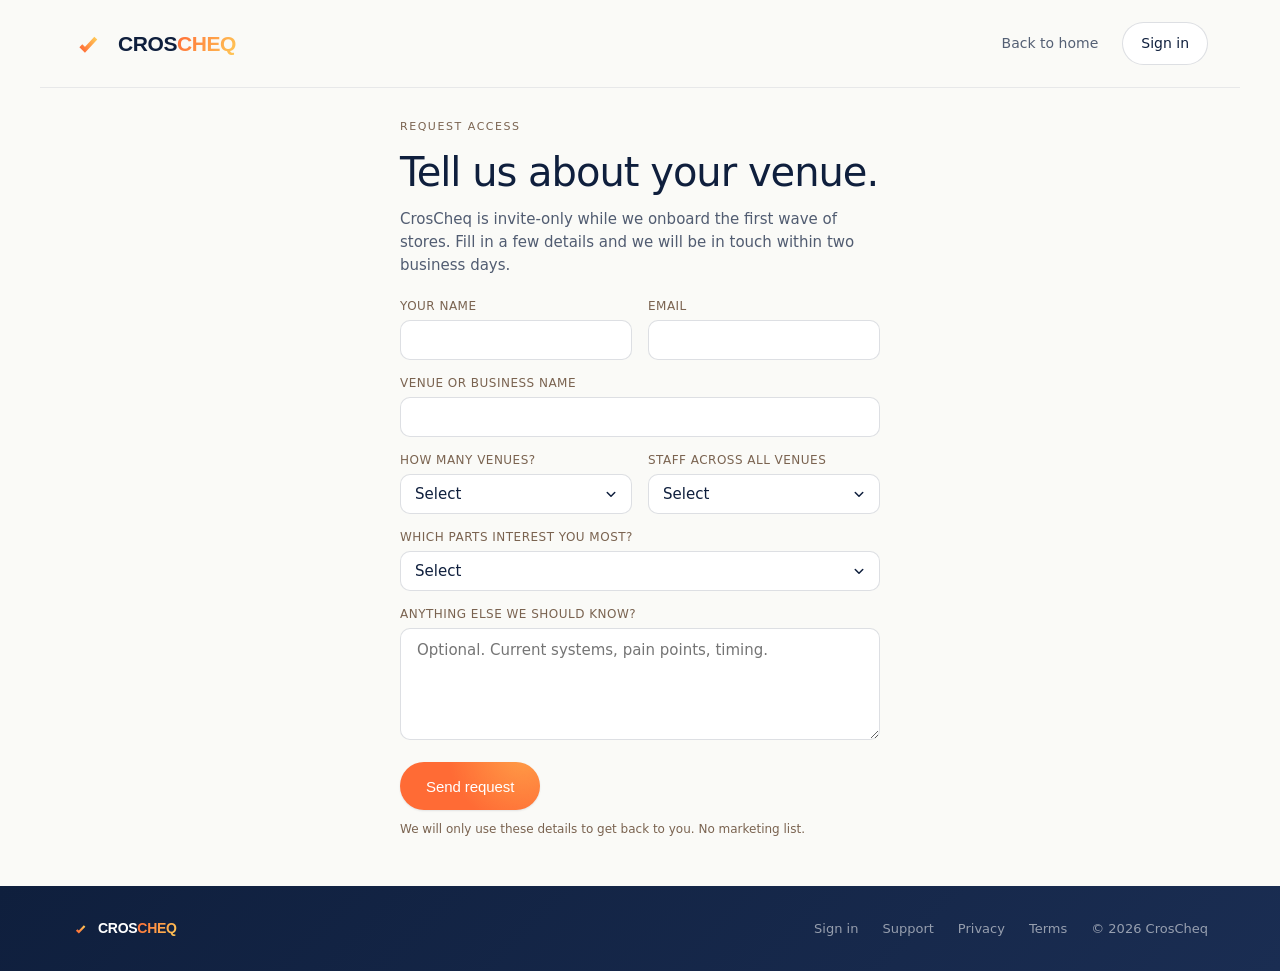
<file: apply.html>
<!doctype html>
<html lang="en-AU">
<head>
  <meta charset="utf-8" />
  <meta name="viewport" content="width=device-width, initial-scale=1" />
  <title>Request access · CrosCheq</title>
  <meta name="description" content="Apply to use CrosCheq in your hospitality venue." />
  <meta name="robots" content="noindex" />
  <link rel="canonical" href="https://croscheq.com/apply.html" />
  <meta property="og:type" content="website" />
  <meta property="og:site_name" content="CrosCheq" />
  <meta property="og:title" content="Request access · CrosCheq" />
  <meta property="og:description" content="Apply to use CrosCheq in your hospitality venue." />
  <meta property="og:url" content="https://croscheq.com/apply.html" />
  <meta property="og:image" content="https://croscheq.com/og-image.png" />
  <meta property="og:image:width" content="1200" />
  <meta property="og:image:height" content="630" />
  <meta name="twitter:card" content="summary_large_image" />
  <meta name="twitter:title" content="Request access · CrosCheq" />
  <meta name="twitter:description" content="Apply to use CrosCheq in your hospitality venue." />
  <meta name="twitter:image" content="https://croscheq.com/og-image.png" />
  <link rel="icon" href="favicon.svg" type="image/svg+xml" />
  <link rel="icon" href="favicon.ico" sizes="any" />
  <link rel="icon" type="image/png" sizes="32x32" href="favicon-32x32.png" />
  <link rel="apple-touch-icon" href="apple-touch-icon.png" />
  <link rel="preconnect" href="https://api.fontshare.com" crossorigin />
  <link href="https://api.fontshare.com/v2/css?f[]=general-sans@400,500,600&display=swap" rel="stylesheet" />
  <link href="https://api.fontshare.com/v2/css?f[]=space-grotesk@700&display=swap" rel="stylesheet" />
  <link rel="stylesheet" href="styles.css?v=58" />

  <!-- Meta Pixel -->
  <script>
  !function(f,b,e,v,n,t,s)
  {if(f.fbq)return;n=f.fbq=function(){n.callMethod?
  n.callMethod.apply(n,arguments):n.queue.push(arguments)};
  if(!f._fbq)f._fbq=n;n.push=n;n.loaded=!0;n.version='2.0';
  n.queue=[];t=b.createElement(e);t.async=!0;
  t.src=v;s=b.getElementsByTagName(e)[0];
  s.parentNode.insertBefore(t,s)}(window, document,'script',
  'https://connect.facebook.net/en_US/fbevents.js');
  fbq('init', '28328709780088742');
  </script>
  <noscript><img height="1" width="1" style="display:none"
  src="https://www.facebook.com/tr?id=28328709780088742&ev=PageView&noscript=1"
  /></noscript>
  <script src="assets/meta-tracking.js?v=2"></script>
  <script>
    MetaTracking.pageView();
  </script>
</head>
<body>
  <header class="nav">
    <a class="brand" href="/">
      <span class="brand-mark" aria-hidden="true">
        <svg viewBox="0 0 100 100" width="34" height="34" fill="none">
          <defs><linearGradient id="tick-g10" x1="26" y1="67" x2="70" y2="33" gradientUnits="userSpaceOnUse"><stop offset="0" stop-color="#FF6B35"/><stop offset="1" stop-color="#FFC857"/></linearGradient></defs>
          <path d="M26 55 L38 67 L70 33" stroke="url(#tick-g10)" stroke-width="12" stroke-linecap="butt" stroke-linejoin="miter" stroke-miterlimit="12"/>
        </svg>
      </span>
      <span class="brand-text"><span class="wm">CROS<span class="cheq">CHEQ</span></span></span>
    </a>
    <nav class="nav-links">
      <a href="/" class="nav-link">Back to home</a>
      <a href="https://app.croscheq.com" class="nav-cta">Sign in</a>
    </nav>
  </header>

  <main class="apply">
      <div class="apply-inner">
      <div class="apply-form-wrap">
      <div class="eyebrow">Request access</div>
      <h1 class="apply-title">Tell us about your venue.</h1>
      <p class="apply-sub">
        CrosCheq is invite-only while we onboard the first wave of stores.
        Fill in a few details and we will be in touch within two business days.
      </p>

      <!--
        Submission is handled via AJAX in the script at the bottom of this
        page so we can fire the CompleteRegistration conversion only after a
        real successful submission, not on button click.
      -->
      <form
        id="apply-form"
        class="apply-form"
        action="https://formspree.io/f/xljdkqre"
        method="POST"
      >
        <div class="form-row two-col">
          <div>
            <label class="form-label" for="name">Your name</label>
            <input class="form-input" id="name" name="name" type="text" required autocomplete="name" />
          </div>
          <div>
            <label class="form-label" for="email">Email</label>
            <input class="form-input" id="email" name="email" type="email" required autocomplete="email" />
          </div>
        </div>

        <div class="form-row">
          <label class="form-label" for="venue">Venue or business name</label>
          <input class="form-input" id="venue" name="venue" type="text" required />
        </div>

        <div class="form-row two-col">
          <div>
            <label class="form-label" for="stores">How many venues?</label>
            <select class="form-input" id="stores" name="stores" required>
              <option value="">Select</option>
              <option>1</option>
              <option>2 to 4</option>
              <option>5 to 10</option>
              <option>10+</option>
            </select>
          </div>
          <div>
            <label class="form-label" for="staff">Staff across all venues</label>
            <select class="form-input" id="staff" name="staff" required>
              <option value="">Select</option>
              <option>Under 10</option>
              <option>10 to 25</option>
              <option>25 to 50</option>
              <option>50+</option>
            </select>
          </div>
        </div>

        <div class="form-row">
          <label class="form-label" for="modules">Which parts interest you most?</label>
          <select class="form-input" id="modules" name="modules">
            <option value="">Select</option>
            <option>Rostering</option>
            <option>Timesheets and payroll export</option>
            <option>Purchasing and invoices</option>
            <option>Leave</option>
            <option>All of it</option>
          </select>
        </div>

        <div class="form-row">
          <label class="form-label" for="notes">Anything else we should know?</label>
          <textarea class="form-input" id="notes" name="notes" rows="4" placeholder="Optional. Current systems, pain points, timing."></textarea>
        </div>

        <div class="form-actions">
          <button type="submit" class="btn-primary">Send request</button>
          <p class="form-fineprint">
            We will only use these details to get back to you. No marketing list.
          </p>
          <p id="apply-error" class="form-error" hidden>
            Something went wrong sending your request — please try again, or
            email <a href="mailto:support@croscheq.com">support@croscheq.com</a> directly.
          </p>
        </div>
      </form>

      <div id="apply-success" class="apply-success" hidden>
        <div class="apply-success-icon" aria-hidden="true">&#10003;</div>
        <h2 class="apply-success-title">Request received.</h2>
        <p class="apply-success-body">
          Thanks — we will be in touch within two business days. Keep an eye on your inbox.
        </p>
      </div>
      </div>
      </div>
  </main>

  <footer class="footer">
    <div class="footer-inner">
      <div class="footer-brand">
        <svg viewBox="0 0 100 100" width="18" height="18" fill="none" aria-hidden="true">
          <defs><linearGradient id="tick-g14" x1="26" y1="67" x2="70" y2="33" gradientUnits="userSpaceOnUse"><stop offset="0" stop-color="#FF6B35"/><stop offset="1" stop-color="#FFC857"/></linearGradient></defs>
          <path d="M26 55 L38 67 L70 33" stroke="url(#tick-g14)" stroke-width="12" stroke-linecap="butt" stroke-linejoin="miter" stroke-miterlimit="12"/>
        </svg>
        <span class="wm">CROS<span class="cheq">CHEQ</span></span>
      </div>
      <div class="footer-meta">
        <a href="https://app.croscheq.com">Sign in</a>
        <a href="support.html">Support</a>
        <a href="privacy.html">Privacy</a>
        <a href="terms.html">Terms</a>
        <span>&copy; <span id="year">2026</span> CrosCheq</span>
      </div>
    </div>
  </footer>

  <script>
    document.getElementById('year').textContent = new Date().getFullYear()

    ;(function () {
      var form = document.getElementById('apply-form')
      var successEl = document.getElementById('apply-success')
      var errorEl = document.getElementById('apply-error')
      var submitBtn = form.querySelector('button[type="submit"]')
      var submitting = false

      form.addEventListener('submit', function (e) {
        e.preventDefault()
        if (submitting) return
        submitting = true
        errorEl.hidden = true
        submitBtn.disabled = true
        submitBtn.textContent = 'Sending…'

        var emailField = form.querySelector('#email')
        var emailValue = emailField ? emailField.value : ''

        fetch(form.action, {
          method: 'POST',
          body: new FormData(form),
          headers: { Accept: 'application/json' }
        })
          .then(function (res) {
            if (!res.ok) throw new Error('submission failed')
            form.style.display = 'none'
            successEl.hidden = false
            if (window.MetaTracking) {
              MetaTracking.lead(emailValue, 'CompleteRegistration')
            }
          })
          .catch(function () {
            submitting = false
            submitBtn.disabled = false
            submitBtn.textContent = 'Send request'
            errorEl.hidden = false
          })
      })
    })()
  </script>
</body>
</html>
</file>
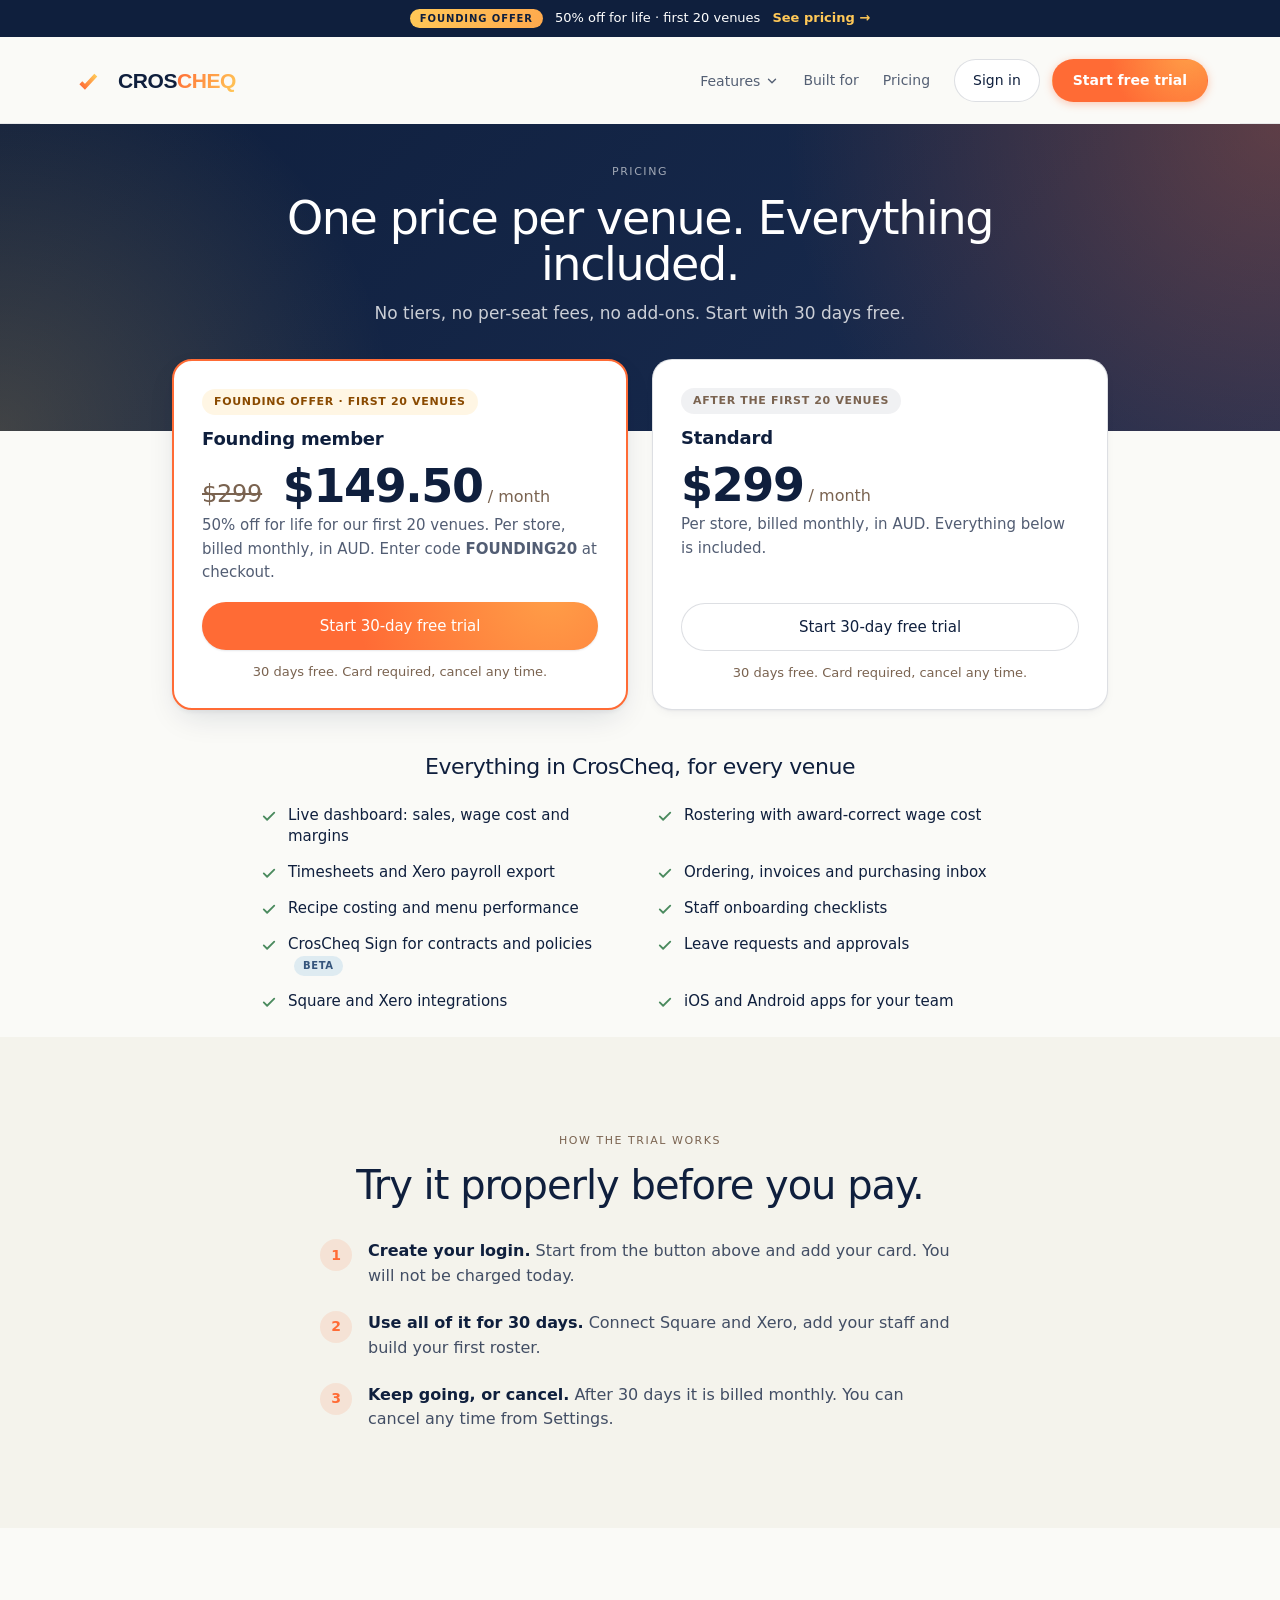
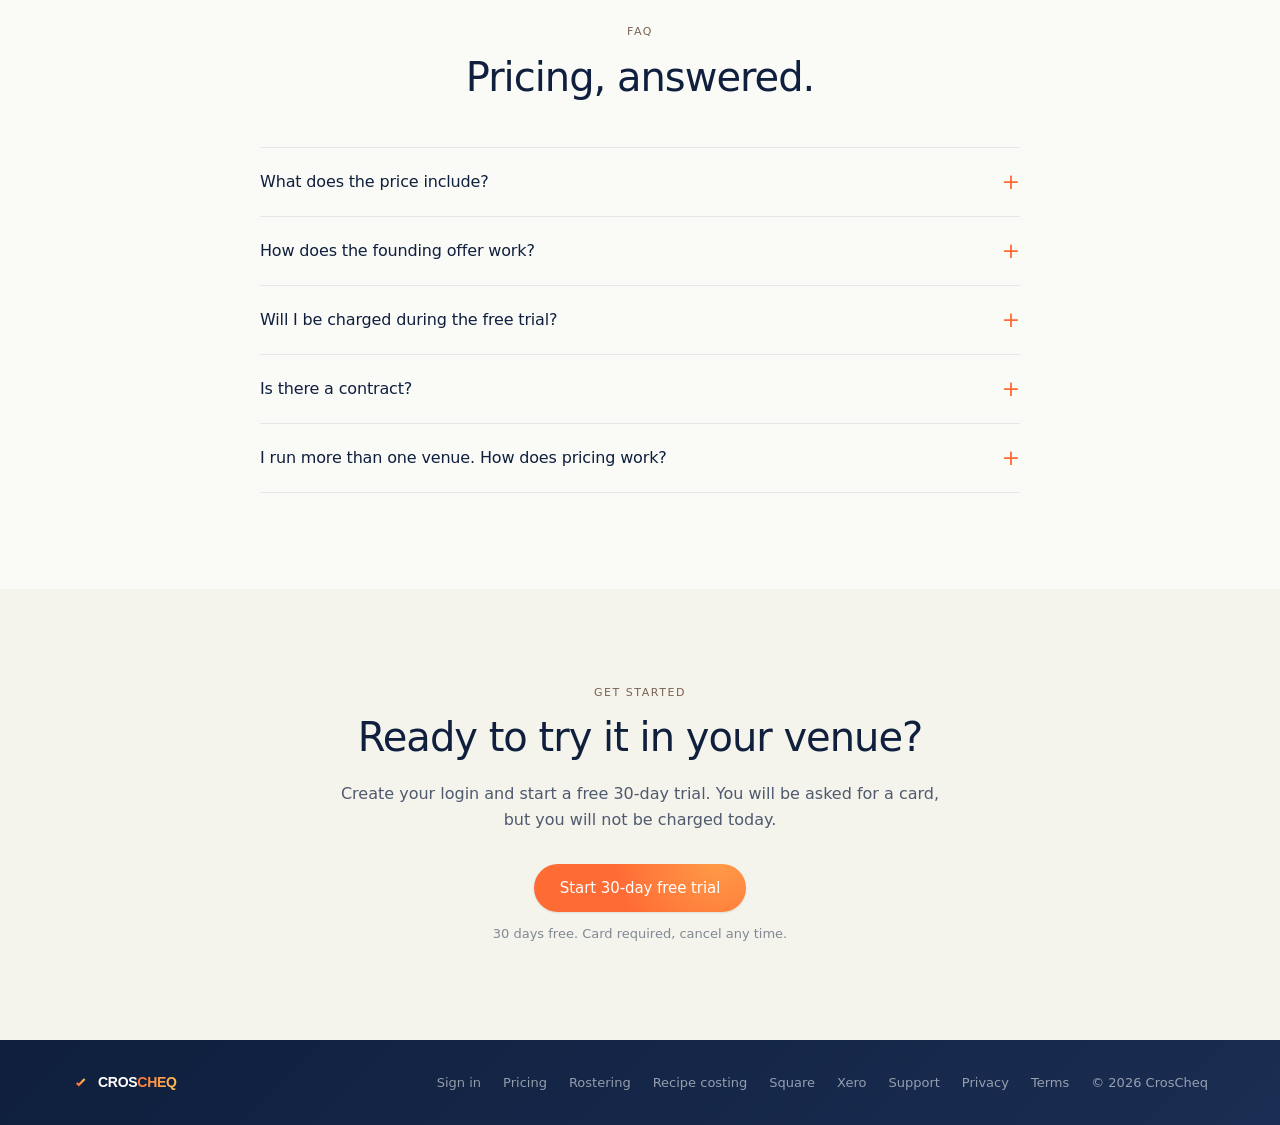
<file: pricing.html>
<!doctype html>
<html lang="en-AU">
<head>
  <meta charset="utf-8" />
  <meta name="viewport" content="width=device-width, initial-scale=1" />
  <title>Pricing | CrosCheq</title>
  <meta name="description" content="One flat price per venue: $299 a month, everything included. Start with a 30-day free trial. The first 20 founding venues get 50% off." />
  <link rel="canonical" href="https://croscheq.com/pricing.html" />
  <meta property="og:type" content="website" />
  <meta property="og:site_name" content="CrosCheq" />
  <meta property="og:title" content="Pricing | CrosCheq" />
  <meta property="og:description" content="One flat price per venue: $299 a month, everything included. Start with a 30-day free trial. The first 20 founding venues get 50% off." />
  <meta property="og:url" content="https://croscheq.com/pricing.html" />
  <meta property="og:image" content="https://croscheq.com/og-image.png" />
  <meta property="og:image:width" content="1200" />
  <meta property="og:image:height" content="630" />
  <meta name="twitter:card" content="summary_large_image" />
  <meta name="twitter:title" content="Pricing | CrosCheq" />
  <meta name="twitter:description" content="One flat price per venue: $299 a month, everything included. Start with a 30-day free trial. The first 20 founding venues get 50% off." />
  <meta name="twitter:image" content="https://croscheq.com/og-image.png" />
  <link rel="icon" href="favicon.svg" type="image/svg+xml" />
  <link rel="icon" href="favicon.ico" sizes="any" />
  <link rel="icon" type="image/png" sizes="32x32" href="favicon-32x32.png" />
  <link rel="apple-touch-icon" href="apple-touch-icon.png" />
  <link rel="preconnect" href="https://api.fontshare.com" crossorigin />
  <link href="https://api.fontshare.com/v2/css?f[]=general-sans@400,500,600&display=swap" rel="stylesheet" />
  <link href="https://api.fontshare.com/v2/css?f[]=space-grotesk@700&display=swap" rel="stylesheet" />
  <link rel="stylesheet" href="styles.css?v=58" />

  <!-- Meta Pixel -->
  <script>
  !function(f,b,e,v,n,t,s)
  {if(f.fbq)return;n=f.fbq=function(){n.callMethod?
  n.callMethod.apply(n,arguments):n.queue.push(arguments)};
  if(!f._fbq)f._fbq=n;n.push=n;n.loaded=!0;n.version='2.0';
  n.queue=[];t=b.createElement(e);t.async=!0;
  t.src=v;s=b.getElementsByTagName(e)[0];
  s.parentNode.insertBefore(t,s)}(window, document,'script',
  'https://connect.facebook.net/en_US/fbevents.js');
  fbq('init', '28328709780088742');
  </script>
  <noscript><img height="1" width="1" style="display:none"
  src="https://www.facebook.com/tr?id=28328709780088742&ev=PageView&noscript=1"
  /></noscript>
  <script src="assets/meta-tracking.js?v=2"></script>
  <script>
    MetaTracking.pageView();
    MetaTracking.viewContent('Pricing', 'pricing');
  </script>
  <link rel="stylesheet" href="assets/nav.css?v=1" />
  <script src="assets/nav.js?v=1" defer></script>
</head>
<body>
  <div class="site-top">
  <a class="promo-strip" href="pricing.html"><span class="promo-pill">Founding offer</span><span class="promo-text">50% off for life · first 20 venues</span><span class="promo-go">See pricing <span aria-hidden="true">→</span></span></a>
  <header class="nav">
    <a class="brand" href="/">
      <span class="brand-mark" aria-hidden="true">
        <svg viewBox="0 0 100 100" width="34" height="34" fill="none">
          <defs><linearGradient id="tick-gp1" x1="26" y1="67" x2="70" y2="33" gradientUnits="userSpaceOnUse"><stop offset="0" stop-color="#FF6B35"/><stop offset="1" stop-color="#FFC857"/></linearGradient></defs>
          <path d="M26 55 L38 67 L70 33" stroke="url(#tick-gp1)" stroke-width="12" stroke-linecap="butt" stroke-linejoin="miter" stroke-miterlimit="12"/>
        </svg>
      </span>
      <span class="brand-text"><span class="wm">CROS<span class="cheq">CHEQ</span></span></span>
    </a>
    <nav class="nav-links">
      <div class="nav-dd" id="nav-dd" data-open="false">
        <button type="button" class="nav-dd-btn" aria-expanded="false" aria-haspopup="true" aria-controls="nav-menu" aria-label="Menu"><span class="nav-dd-label">Features</span><svg class="nav-dd-chev" viewBox="0 0 24 24" width="14" height="14" fill="none" stroke="currentColor" stroke-width="2.4" stroke-linecap="round" stroke-linejoin="round" aria-hidden="true"><path d="M6 9l6 6 6-6"/></svg><svg class="nav-dd-burger" viewBox="0 0 24 24" width="20" height="20" fill="none" stroke="currentColor" stroke-width="2.2" stroke-linecap="round" aria-hidden="true"><path d="M4 7h16M4 12h16M4 17h16"/></svg></button>
        <div class="nav-menu" id="nav-menu">
          <div class="nav-menu-label">Features</div>
          <a class="nav-menu-item" href="rostering.html"><strong>Rostering</strong><span>Live wage cost as you build</span></a>
          <a class="nav-menu-item" href="recipe-costing.html"><strong>Recipe costing</strong><span>Margin on every dish</span></a>
          <div class="nav-menu-label">Integrations</div>
          <a class="nav-menu-item" href="square-integration.html"><strong>Square</strong><span>Live sales and forecasts</span></a>
          <a class="nav-menu-item" href="xero-integration.html"><strong>Xero</strong><span>Timesheets and bills, no re-keying</span></a>
          <a class="nav-menu-all" href="/#what">See everything CrosCheq does →</a>
          <div class="nav-menu-extra"><a href="/#built-for">Built for</a><a href="pricing.html">Pricing</a><a href="https://app.croscheq.com">Sign in</a></div>
        </div>
      </div>
      <a href="/#built-for" class="nav-link">Built for</a>
      <a href="pricing.html" class="nav-link">Pricing</a>
      <a href="https://app.croscheq.com" class="nav-cta">Sign in</a>
      <a href="https://app.croscheq.com/get-started" class="nav-trial" data-trial-cta>Start <span class="nav-trial-opt">free </span>trial</a>
    </nav>
  </header>
  </div>

  <main>
    <section class="hero hero-solo hero-compact">
      <div class="hero-content">
      <div class="hero-inner">
        <div class="eyebrow">Pricing</div>
        <h1 class="hero-title">One price per venue. Everything included.</h1>
        <p class="hero-sub">No tiers, no per-seat fees, no add-ons. Start with 30 days free.</p>
      </div>
      </div>
    </section>

    <section class="pricing">
      <div class="price-grid">
        <article class="price-card featured">
          <span class="price-badge">Founding offer · first 20 venues</span>
          <h2 class="price-name">Founding member</h2>
          <div class="price-amount"><span class="price-was">$299</span> $149.50<span class="price-per"> / month</span></div>
          <p class="price-sub">50% off for life for our first 20 venues. Per store, billed monthly, in AUD. Enter code <strong>FOUNDING20</strong> at checkout.</p>
          <a href="https://app.croscheq.com/get-started" class="btn-primary" data-trial-cta>Start 30-day free trial</a>
          <p class="price-note">30 days free. Card required, cancel any time.</p>
        </article>
        <article class="price-card">
          <span class="price-badge muted">After the first 20 venues</span>
          <h2 class="price-name">Standard</h2>
          <div class="price-amount">$299<span class="price-per"> / month</span></div>
          <p class="price-sub">Per store, billed monthly, in AUD. Everything below is included.</p>
          <a href="https://app.croscheq.com/get-started" class="btn-secondary price-btn" data-trial-cta>Start 30-day free trial</a>
          <p class="price-note">30 days free. Card required, cancel any time.</p>
        </article>
      </div>

      <div class="price-included">
        <h2 class="price-included-title">Everything in CrosCheq, for every venue</h2>
        <ul class="price-list">
            <li><svg viewBox="0 0 24 24" width="18" height="18" fill="none" stroke="currentColor" stroke-width="2.4" stroke-linecap="round" stroke-linejoin="round" aria-hidden="true"><path d="M5 12.5l4.5 4.5L19 7.5"/></svg><span>Live dashboard: sales, wage cost and margins</span></li>
            <li><svg viewBox="0 0 24 24" width="18" height="18" fill="none" stroke="currentColor" stroke-width="2.4" stroke-linecap="round" stroke-linejoin="round" aria-hidden="true"><path d="M5 12.5l4.5 4.5L19 7.5"/></svg><span>Rostering with award-correct wage cost</span></li>
            <li><svg viewBox="0 0 24 24" width="18" height="18" fill="none" stroke="currentColor" stroke-width="2.4" stroke-linecap="round" stroke-linejoin="round" aria-hidden="true"><path d="M5 12.5l4.5 4.5L19 7.5"/></svg><span>Timesheets and Xero payroll export</span></li>
            <li><svg viewBox="0 0 24 24" width="18" height="18" fill="none" stroke="currentColor" stroke-width="2.4" stroke-linecap="round" stroke-linejoin="round" aria-hidden="true"><path d="M5 12.5l4.5 4.5L19 7.5"/></svg><span>Ordering, invoices and purchasing inbox</span></li>
            <li><svg viewBox="0 0 24 24" width="18" height="18" fill="none" stroke="currentColor" stroke-width="2.4" stroke-linecap="round" stroke-linejoin="round" aria-hidden="true"><path d="M5 12.5l4.5 4.5L19 7.5"/></svg><span>Recipe costing and menu performance</span></li>
            <li><svg viewBox="0 0 24 24" width="18" height="18" fill="none" stroke="currentColor" stroke-width="2.4" stroke-linecap="round" stroke-linejoin="round" aria-hidden="true"><path d="M5 12.5l4.5 4.5L19 7.5"/></svg><span>Staff onboarding checklists</span></li>
            <li><svg viewBox="0 0 24 24" width="18" height="18" fill="none" stroke="currentColor" stroke-width="2.4" stroke-linecap="round" stroke-linejoin="round" aria-hidden="true"><path d="M5 12.5l4.5 4.5L19 7.5"/></svg><span>CrosCheq Sign for contracts and policies <span class="module-tag">Beta</span></span></li>
            <li><svg viewBox="0 0 24 24" width="18" height="18" fill="none" stroke="currentColor" stroke-width="2.4" stroke-linecap="round" stroke-linejoin="round" aria-hidden="true"><path d="M5 12.5l4.5 4.5L19 7.5"/></svg><span>Leave requests and approvals</span></li>
            <li><svg viewBox="0 0 24 24" width="18" height="18" fill="none" stroke="currentColor" stroke-width="2.4" stroke-linecap="round" stroke-linejoin="round" aria-hidden="true"><path d="M5 12.5l4.5 4.5L19 7.5"/></svg><span>Square and Xero integrations</span></li>
            <li><svg viewBox="0 0 24 24" width="18" height="18" fill="none" stroke="currentColor" stroke-width="2.4" stroke-linecap="round" stroke-linejoin="round" aria-hidden="true"><path d="M5 12.5l4.5 4.5L19 7.5"/></svg><span>iOS and Android apps for your team</span></li>
        </ul>
      </div>
    </section>

    <section class="built-for">
      <div class="built-for-inner">
        <div class="eyebrow">How the trial works</div>
        <h2 class="section-title">Try it properly before you pay.</h2>
        <ol class="price-steps">
          <li><span class="price-step-n">1</span><div><strong>Create your login.</strong> Start from the button above and add your card. You will not be charged today.</div></li>
          <li><span class="price-step-n">2</span><div><strong>Use all of it for 30 days.</strong> Connect Square and Xero, add your staff and build your first roster.</div></li>
          <li><span class="price-step-n">3</span><div><strong>Keep going, or cancel.</strong> After 30 days it is billed monthly. You can cancel any time from Settings.</div></li>
        </ol>
      </div>
    </section>

    <section id="faq" class="faq">
      <div class="section-inner">
        <div class="section-head">
          <div class="eyebrow">FAQ</div>
          <h2 class="section-title">Pricing, answered.</h2>
        </div>
        <div class="faq-list">
          <details class="faq-item">
            <summary>What does the price include?</summary>
            <p>Everything. There are no tiers, per-seat fees or paid add-ons. One flat monthly price per store covers rostering, timesheets, ordering, recipe costing, staff onboarding, CrosCheq Sign and the integrations.</p>
          </details>
          <details class="faq-item">
            <summary>How does the founding offer work?</summary>
            <p>The first 20 venues to join pay 50% off the standard price for as long as they stay, which is $149.50 per month instead of $299. Enter the code <strong>FOUNDING20</strong> in the promo code box at checkout.</p>
          </details>
          <details class="faq-item">
            <summary>Will I be charged during the free trial?</summary>
            <p>No. You will be asked for a card when you start, but you will not be charged today. After the 30 days it is billed monthly.</p>
          </details>
          <details class="faq-item">
            <summary>Is there a contract?</summary>
            <p>No lock-in. It is billed monthly and you can cancel any time from Settings.</p>
          </details>
          <details class="faq-item">
            <summary>I run more than one venue. How does pricing work?</summary>
            <p>Pricing is per store, and each venue has its own login. If you run several, email <a href="mailto:support@croscheq.com">support@croscheq.com</a> and we will help you get set up.</p>
          </details>
        </div>
      </div>
    </section>

    <section id="contact" class="contact">
      <div class="contact-inner">
        <div class="eyebrow">Get started</div>
        <h2 class="section-title">Ready to try it in your venue?</h2>
        <p class="contact-body">
          Create your login and start a free 30-day trial. You will be asked for a card, but you will not be charged today.
        </p>
        <a href="https://app.croscheq.com/get-started" class="btn-primary" data-trial-cta>Start 30-day free trial</a>
        <p class="contact-note">30 days free. Card required, cancel any time.</p>
      </div>
    </section>
  </main>

  <footer class="footer">
    <div class="footer-inner">
      <div class="footer-brand">
        <svg viewBox="0 0 100 100" width="18" height="18" fill="none" aria-hidden="true">
          <defs><linearGradient id="tick-grp9" x1="26" y1="67" x2="70" y2="33" gradientUnits="userSpaceOnUse"><stop offset="0" stop-color="#FF6B35"/><stop offset="1" stop-color="#FFC857"/></linearGradient></defs>
          <path d="M26 55 L38 67 L70 33" stroke="url(#tick-grp9)" stroke-width="12" stroke-linecap="butt" stroke-linejoin="miter" stroke-miterlimit="12"/>
        </svg>
        <span class="wm">CROS<span class="cheq">CHEQ</span></span>
      </div>
      <div class="footer-meta">
        <a href="https://app.croscheq.com">Sign in</a>
        <a href="pricing.html">Pricing</a>
        <a href="rostering.html">Rostering</a>
        <a href="recipe-costing.html">Recipe costing</a>
        <a href="square-integration.html">Square</a>
        <a href="xero-integration.html">Xero</a>
        <a href="support.html">Support</a>
        <a href="privacy.html">Privacy</a>
        <a href="terms.html">Terms</a>
        <span>&copy; <span id="year">2026</span> CrosCheq</span>
      </div>
    </div>
  </footer>

  <script>
    document.getElementById('year').textContent = new Date().getFullYear()
  </script>
</body>
</html>
</file>
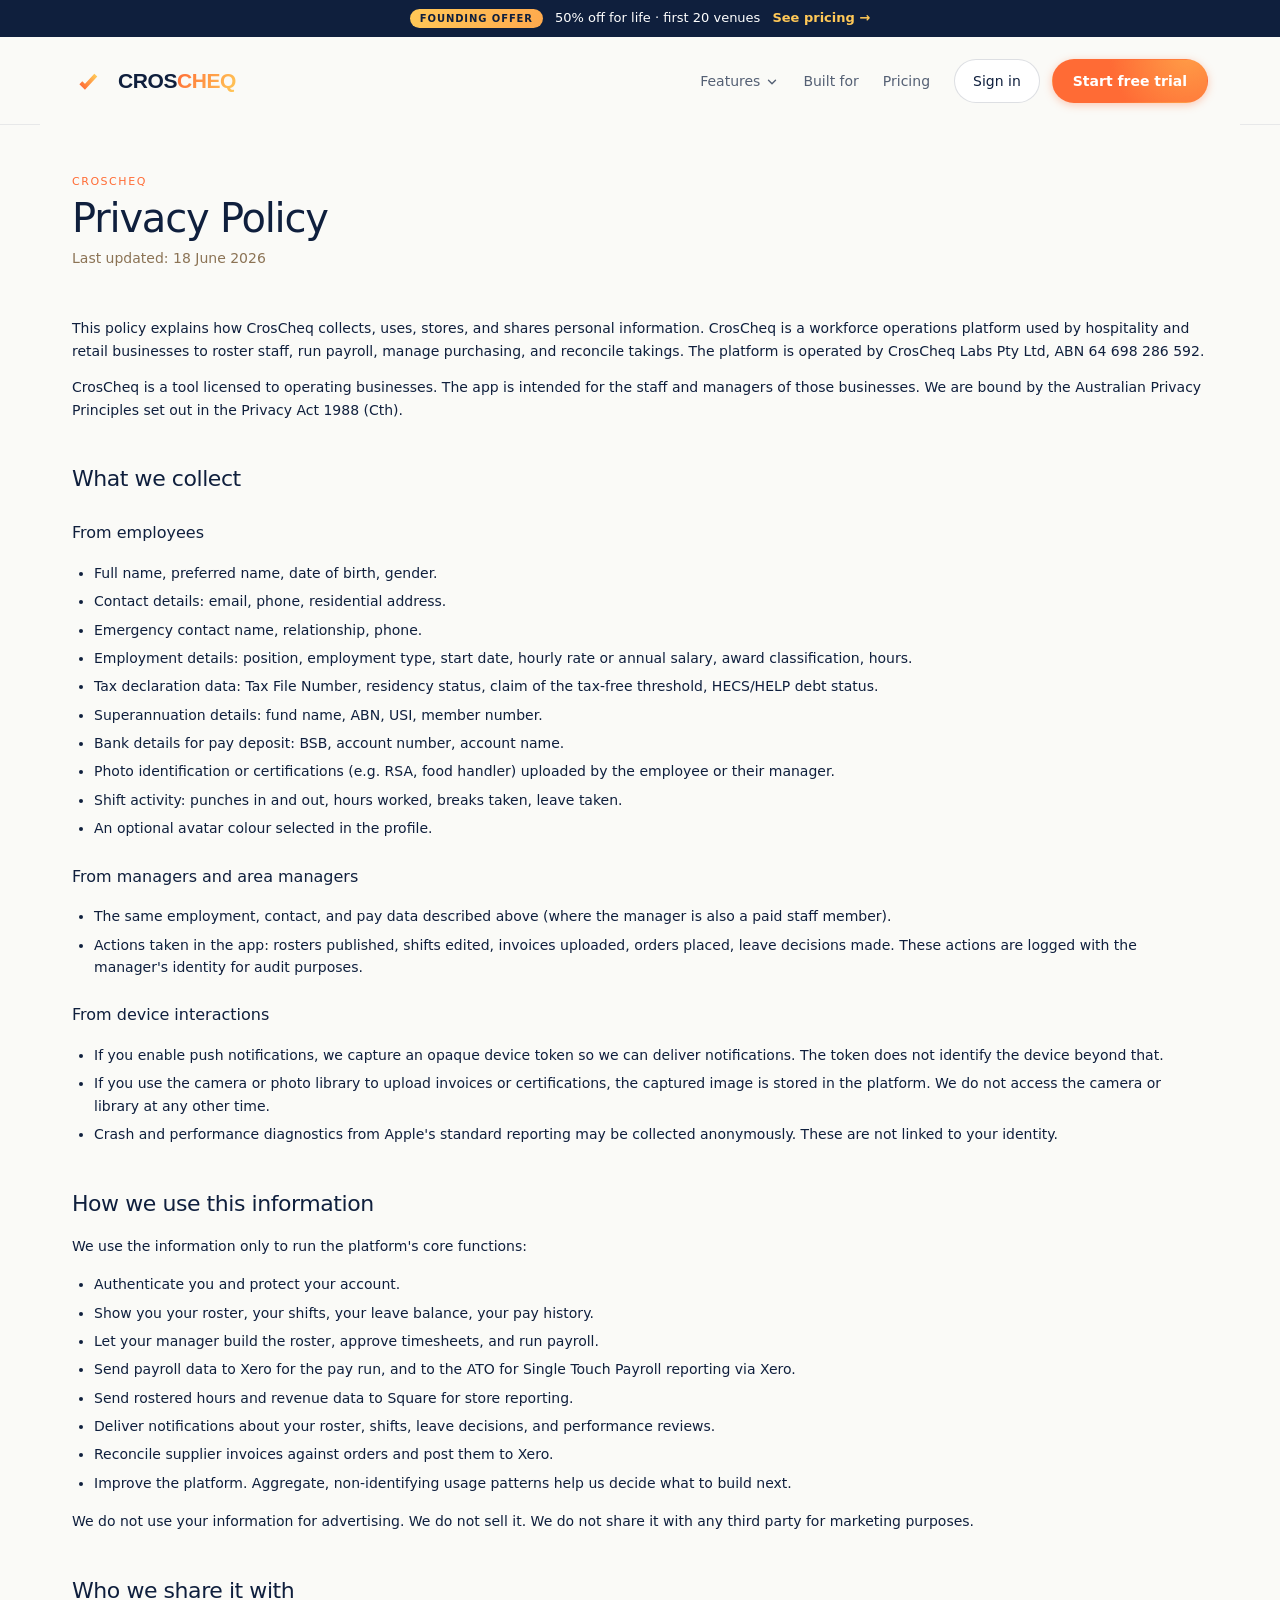
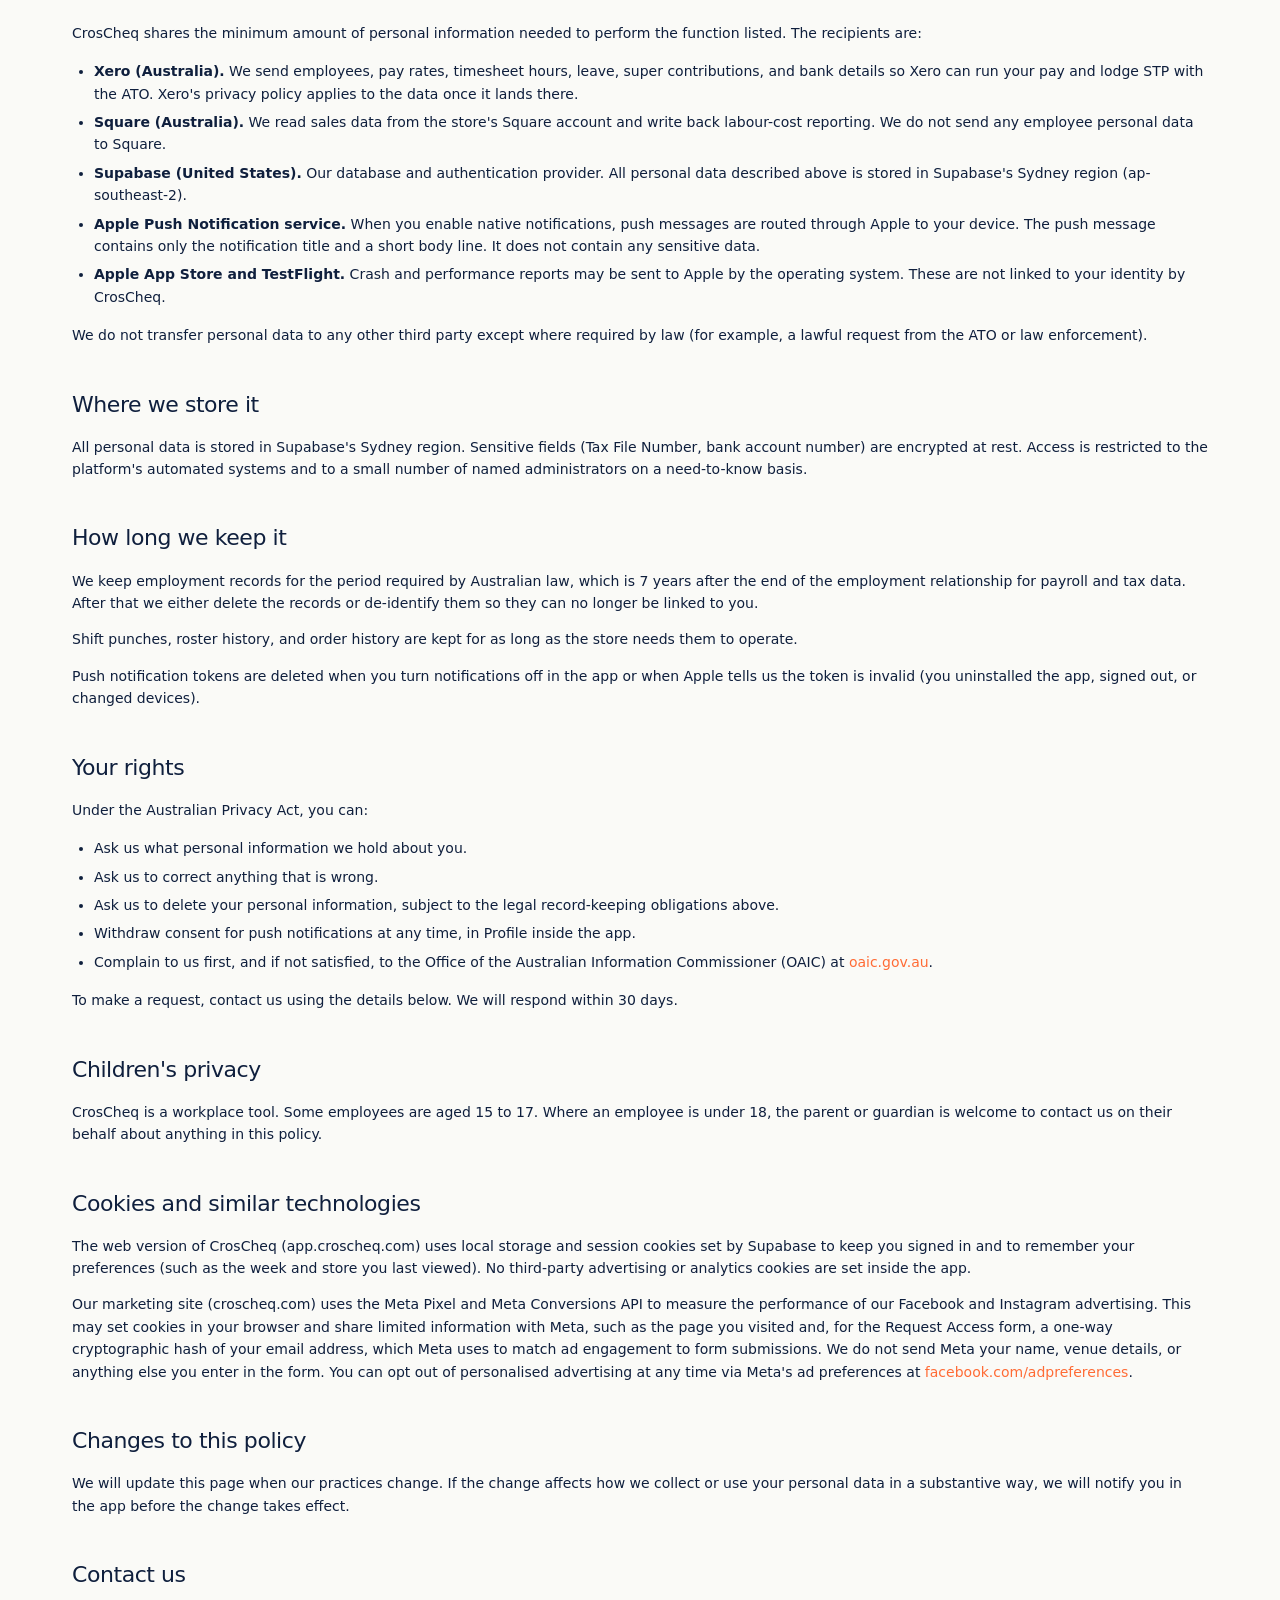
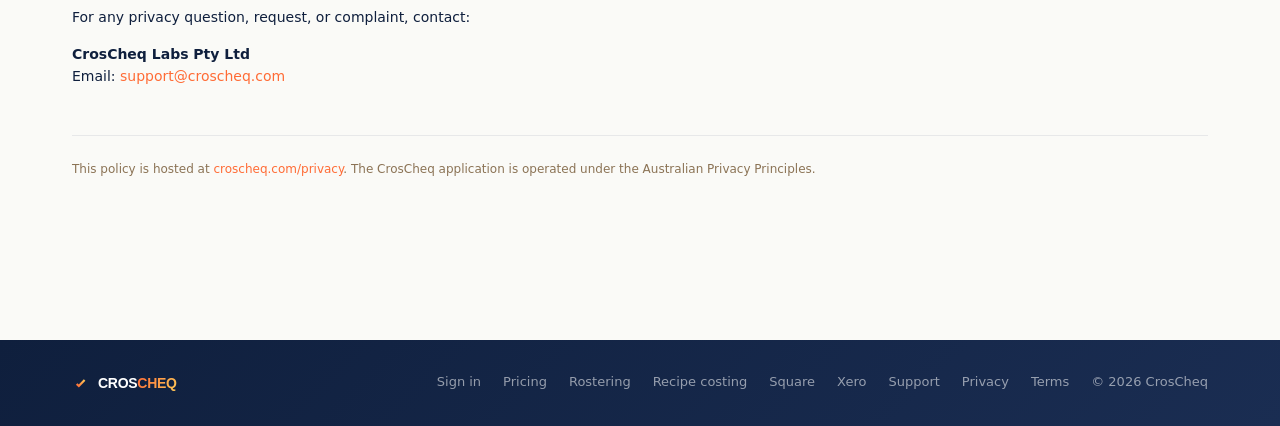
<file: privacy.html>
<!DOCTYPE html>
<html lang="en-AU">
<head>
  <meta charset="utf-8" />
  <meta name="viewport" content="width=device-width, initial-scale=1" />
  <title>Privacy Policy · CrosCheq</title>
  <meta name="description" content="Privacy policy for CrosCheq, the workforce operations platform for Australian hospitality and retail businesses." />
  <link rel="canonical" href="https://croscheq.com/privacy.html" />
  <meta property="og:type" content="website" />
  <meta property="og:site_name" content="CrosCheq" />
  <meta property="og:title" content="Privacy Policy · CrosCheq" />
  <meta property="og:description" content="Privacy policy for CrosCheq, the workforce operations platform for Australian hospitality and retail businesses." />
  <meta property="og:url" content="https://croscheq.com/privacy.html" />
  <meta property="og:image" content="https://croscheq.com/og-image.png" />
  <meta name="twitter:card" content="summary_large_image" />
  <meta name="twitter:title" content="Privacy Policy · CrosCheq" />
  <meta name="twitter:image" content="https://croscheq.com/og-image.png" />
  <link rel="icon" href="favicon.svg" type="image/svg+xml" />
  <link rel="icon" href="favicon.ico" sizes="any" />
  <link rel="icon" type="image/png" sizes="32x32" href="favicon-32x32.png" />
  <link rel="apple-touch-icon" href="apple-touch-icon.png" />
  <link rel="preconnect" href="https://api.fontshare.com" crossorigin />
  <link href="https://api.fontshare.com/v2/css?f[]=space-grotesk@700&display=swap" rel="stylesheet" />
  <style>
    :root {
      --navy: #0F1F3D;
      --navy-2: #1A2D52;
      --orange: #FF6B35;
      --warm-grey: #8B7355;
      --off-white: #FAFAF7;
      --line: rgba(15, 31, 61, 0.08);
      --line-strong: rgba(15, 31, 61, 0.14);
      --gold: #FFC857;
    }
    * { box-sizing: border-box; }
    html, body {
      margin: 0;
      padding: 0;
      background: var(--off-white);
      color: var(--navy);
      font-family: 'General Sans', 'Inter', -apple-system, BlinkMacSystemFont, system-ui, sans-serif;
      font-feature-settings: 'ss01', 'cv11', 'tnum';
      -webkit-font-smoothing: antialiased;
      line-height: 1.6;
    }
    .wrap {
      max-width: 1200px;
      margin: 0 auto;
      padding: 48px 32px 96px;
    }
    .eyebrow {
      font-size: 11px;
      font-weight: 500;
      letter-spacing: 0.14em;
      text-transform: uppercase;
      color: var(--orange);
      margin-bottom: 6px;
    }
    h1 {
      font-size: 40px;
      font-weight: 500;
      letter-spacing: -0.03em;
      line-height: 1.05;
      margin: 0 0 8px;
    }
    .sub {
      color: var(--warm-grey);
      font-size: 14px;
      margin-bottom: 48px;
    }
    h2 {
      font-size: 22px;
      font-weight: 500;
      letter-spacing: -0.02em;
      margin: 40px 0 12px;
    }
    h3 {
      font-size: 16px;
      font-weight: 500;
      margin: 24px 0 8px;
    }
    p, li {
      font-size: 14px;
      color: var(--navy);
    }
    ul {
      padding-left: 22px;
    }
    li {
      margin-bottom: 6px;
    }
    a {
      color: var(--orange);
      text-decoration: none;
    }
    a:hover {
      text-decoration: underline;
    }
    .meta {
      border-top: 1px solid var(--line);
      margin-top: 48px;
      padding-top: 24px;
      color: var(--warm-grey);
      font-size: 12px;
    }
    .nav {
      max-width: 1200px;
      margin: 0 auto;
      padding: 22px 32px;
      display: flex;
      align-items: center;
      justify-content: space-between;
      gap: 24px;
    }
    .brand { display: inline-flex; align-items: center; gap: 12px; color: var(--navy); }
    .brand:hover { text-decoration: none; }
    .brand-mark { color: var(--orange); display: inline-flex; }
    .brand-text { font-size: 21px; font-weight: 500; letter-spacing: -0.01em; }
    .wm { font-family: 'Space Grotesk', 'General Sans', sans-serif; font-weight: 700; letter-spacing: -0.02em; }
    .cheq { background: linear-gradient(120deg, var(--orange), var(--gold)); -webkit-background-clip: text; background-clip: text; color: transparent; }
    html { scroll-padding-top: 80px; }
    .nav { position: sticky; top: 0; z-index: 50; background: var(--off-white); box-shadow: 0 1px 0 var(--line), 0 0 0 100vmax var(--off-white); clip-path: inset(0 -100vmax -1px -100vmax); }
    .site-top { position: sticky; top: 0; z-index: 50; background: var(--off-white); box-shadow: 0 1px 0 var(--line), 0 0 0 100vmax var(--off-white); clip-path: inset(0 -100vmax -1px -100vmax); }
    .site-top .nav { position: static; box-shadow: none; clip-path: none; }
    .promo-strip { display: flex; align-items: center; justify-content: center; gap: 12px; padding: 9px 16px; background: #0F1F3D; color: #fff; font-size: 13px; line-height: 1.3; text-decoration: none; box-shadow: 0 0 0 100vmax #0F1F3D; clip-path: inset(0 -100vmax 0 -100vmax); }
    .promo-strip:hover { text-decoration: none; }
    .promo-pill { flex-shrink: 0; padding: 3px 10px; font-size: 10px; font-weight: 700; letter-spacing: 0.09em; text-transform: uppercase; color: #0F1F3D; background: linear-gradient(120deg, #FFC857, #FFA94D); border-radius: 999px; }
    .promo-text { font-weight: 500; }
    .promo-go { flex-shrink: 0; font-weight: 600; color: #FFC857; transition: transform 0.15s; }
    .promo-strip:hover .promo-go { transform: translateX(3px); }
    .nav-links { display: flex; align-items: center; gap: 24px; }
    .nav-link { font-size: 14px; color: var(--navy); opacity: 0.7; transition: opacity 0.15s; }
    .nav-link:hover { opacity: 1; text-decoration: none; }
    .nav-cta {
      font-size: 14px;
      font-weight: 500;
      color: var(--navy);
      padding: 10px 18px;
      border-radius: 999px;
      border: 1px solid var(--line-strong);
      background: #fff;
      transition: border-color 0.15s, transform 0.15s;
    }
    .nav-cta:hover { border-color: var(--navy); transform: translateY(-1px); text-decoration: none; }
    .nav-trial { display: inline-block; font-size: 14px; font-weight: 600; color: #fff; padding: 10px 20px; border: 1px solid transparent; margin-left: -12px; border-radius: 999px; background: radial-gradient(circle at 88% -20%, rgba(255,200,87,0.55), transparent 55%), var(--orange); box-shadow: 0 2px 8px rgba(255,107,53,0.35); white-space: nowrap; transition: transform 0.15s, box-shadow 0.15s, filter 0.15s; }
    .nav-trial:hover { transform: translateY(-1px); filter: brightness(1.04); box-shadow: 0 4px 12px rgba(255,107,53,0.45); text-decoration: none; }
    .footer { background: linear-gradient(135deg, var(--navy) 0%, var(--navy-2) 100%); color: #fff; margin-top: 64px; }
    .footer-inner {
      max-width: 1200px;
      margin: 0 auto;
      padding: 32px;
      display: flex;
      align-items: center;
      justify-content: space-between;
      gap: 16px;
      flex-wrap: wrap;
    }
    .footer-brand {
      font-family: 'Space Grotesk', 'General Sans', sans-serif;
      font-size: 14px;
      font-weight: 700;
      letter-spacing: -0.02em;
      color: #fff;
      display: inline-flex;
      align-items: center;
      gap: 8px;
    }
    .footer-meta { display: flex; align-items: center; gap: 24px; font-size: 13px; color: rgba(255, 255, 255, 0.55); }
    .footer-meta a { color: rgba(255, 255, 255, 0.55); transition: color 0.15s; }
    .footer-meta a:hover { color: #fff; text-decoration: none; }
    @media (max-width: 760px) {
      .nav { padding: 18px 20px; }
      .nav-links { gap: 14px; }
      .nav-link { display: none; }
      .promo-strip { font-size: 12px; padding: 7px 12px; gap: 8px; }
      .promo-go { display: none; }
      .promo-pill { font-size: 9px; padding: 3px 8px; }
      .nav-links { gap: 8px; }
      .nav-trial { padding: 9px 13px; font-size: 13px; margin-left: 0; }
      .nav-cta { padding: 9px 13px; font-size: 13px; white-space: nowrap; }
      .nav-trial-opt { display: none; }
      .wrap { padding: 32px 20px 64px; }
      .footer-inner { padding: 24px 20px; flex-direction: column; align-items: flex-start; }
    }
  </style>

  <!-- Meta Pixel -->
  <script>
  !function(f,b,e,v,n,t,s)
  {if(f.fbq)return;n=f.fbq=function(){n.callMethod?
  n.callMethod.apply(n,arguments):n.queue.push(arguments)};
  if(!f._fbq)f._fbq=n;n.push=n;n.loaded=!0;n.version='2.0';
  n.queue=[];t=b.createElement(e);t.async=!0;
  t.src=v;s=b.getElementsByTagName(e)[0];
  s.parentNode.insertBefore(t,s)}(window, document,'script',
  'https://connect.facebook.net/en_US/fbevents.js');
  fbq('init', '28328709780088742');
  </script>
  <noscript><img height="1" width="1" style="display:none"
  src="https://www.facebook.com/tr?id=28328709780088742&ev=PageView&noscript=1"
  /></noscript>
  <script src="assets/meta-tracking.js?v=2"></script>
  <script>
    MetaTracking.pageView();
  </script>
  <link rel="stylesheet" href="assets/nav.css?v=1" />
  <script src="assets/nav.js?v=1" defer></script>
</head>
<body>
  <div class="site-top">
  <a class="promo-strip" href="pricing.html"><span class="promo-pill">Founding offer</span><span class="promo-text">50% off for life · first 20 venues</span><span class="promo-go">See pricing <span aria-hidden="true">→</span></span></a>
  <header class="nav">
    <a class="brand" href="index.html">
      <span class="brand-mark" aria-hidden="true">
        <svg viewBox="0 0 100 100" width="34" height="34" fill="none">
          <defs><linearGradient id="tick-g12" x1="26" y1="67" x2="70" y2="33" gradientUnits="userSpaceOnUse"><stop offset="0" stop-color="#FF6B35"/><stop offset="1" stop-color="#FFC857"/></linearGradient></defs>
          <path d="M26 55 L38 67 L70 33" stroke="url(#tick-g12)" stroke-width="12" stroke-linecap="butt" stroke-linejoin="miter" stroke-miterlimit="12"/>
        </svg>
      </span>
      <span class="brand-text"><span class="wm">CROS<span class="cheq">CHEQ</span></span></span>
    </a>
    <nav class="nav-links">
      <div class="nav-dd" id="nav-dd" data-open="false">
        <button type="button" class="nav-dd-btn" aria-expanded="false" aria-haspopup="true" aria-controls="nav-menu" aria-label="Menu"><span class="nav-dd-label">Features</span><svg class="nav-dd-chev" viewBox="0 0 24 24" width="14" height="14" fill="none" stroke="currentColor" stroke-width="2.4" stroke-linecap="round" stroke-linejoin="round" aria-hidden="true"><path d="M6 9l6 6 6-6"/></svg><svg class="nav-dd-burger" viewBox="0 0 24 24" width="20" height="20" fill="none" stroke="currentColor" stroke-width="2.2" stroke-linecap="round" aria-hidden="true"><path d="M4 7h16M4 12h16M4 17h16"/></svg></button>
        <div class="nav-menu" id="nav-menu">
          <div class="nav-menu-label">Features</div>
          <a class="nav-menu-item" href="rostering.html"><strong>Rostering</strong><span>Live wage cost as you build</span></a>
          <a class="nav-menu-item" href="recipe-costing.html"><strong>Recipe costing</strong><span>Margin on every dish</span></a>
          <div class="nav-menu-label">Integrations</div>
          <a class="nav-menu-item" href="square-integration.html"><strong>Square</strong><span>Live sales and forecasts</span></a>
          <a class="nav-menu-item" href="xero-integration.html"><strong>Xero</strong><span>Timesheets and bills, no re-keying</span></a>
          <a class="nav-menu-all" href="index.html#what">See everything CrosCheq does →</a>
          <div class="nav-menu-extra"><a href="index.html#built-for">Built for</a><a href="pricing.html">Pricing</a><a href="https://app.croscheq.com">Sign in</a></div>
        </div>
      </div>
      <a href="index.html#built-for" class="nav-link">Built for</a>
      <a href="pricing.html" class="nav-link">Pricing</a>
      <a href="https://app.croscheq.com" class="nav-cta">Sign in</a>
      <a href="https://app.croscheq.com/get-started" class="nav-trial" data-trial-cta>Start <span class="nav-trial-opt">free </span>trial</a>
    </nav>
  </header>
  </div>

  <main class="wrap">
    <div class="eyebrow">CrosCheq</div>
    <h1>Privacy Policy</h1>
    <div class="sub">Last updated: 18 June 2026</div>

    <p>
      This policy explains how CrosCheq collects, uses, stores, and shares
      personal information. CrosCheq is a workforce operations platform
      used by hospitality and retail businesses to roster staff, run
      payroll, manage purchasing, and reconcile takings. The platform is
      operated by CrosCheq Labs Pty Ltd, ABN 64 698 286 592.
    </p>

    <p>
      CrosCheq is a tool licensed to operating businesses. The app is
      intended for the staff and managers of those businesses. We are
      bound by the Australian Privacy Principles set out in the Privacy
      Act 1988 (Cth).
    </p>

    <h2>What we collect</h2>

    <h3>From employees</h3>
    <ul>
      <li>Full name, preferred name, date of birth, gender.</li>
      <li>Contact details: email, phone, residential address.</li>
      <li>Emergency contact name, relationship, phone.</li>
      <li>Employment details: position, employment type, start date, hourly rate or annual salary, award classification, hours.</li>
      <li>Tax declaration data: Tax File Number, residency status, claim of the tax-free threshold, HECS/HELP debt status.</li>
      <li>Superannuation details: fund name, ABN, USI, member number.</li>
      <li>Bank details for pay deposit: BSB, account number, account name.</li>
      <li>Photo identification or certifications (e.g. RSA, food handler) uploaded by the employee or their manager.</li>
      <li>Shift activity: punches in and out, hours worked, breaks taken, leave taken.</li>
      <li>An optional avatar colour selected in the profile.</li>
    </ul>

    <h3>From managers and area managers</h3>
    <ul>
      <li>The same employment, contact, and pay data described above (where the manager is also a paid staff member).</li>
      <li>Actions taken in the app: rosters published, shifts edited, invoices uploaded, orders placed, leave decisions made. These actions are logged with the manager's identity for audit purposes.</li>
    </ul>

    <h3>From device interactions</h3>
    <ul>
      <li>If you enable push notifications, we capture an opaque device token so we can deliver notifications. The token does not identify the device beyond that.</li>
      <li>If you use the camera or photo library to upload invoices or certifications, the captured image is stored in the platform. We do not access the camera or library at any other time.</li>
      <li>Crash and performance diagnostics from Apple's standard reporting may be collected anonymously. These are not linked to your identity.</li>
    </ul>

    <h2>How we use this information</h2>
    <p>We use the information only to run the platform's core functions:</p>
    <ul>
      <li>Authenticate you and protect your account.</li>
      <li>Show you your roster, your shifts, your leave balance, your pay history.</li>
      <li>Let your manager build the roster, approve timesheets, and run payroll.</li>
      <li>Send payroll data to Xero for the pay run, and to the ATO for Single Touch Payroll reporting via Xero.</li>
      <li>Send rostered hours and revenue data to Square for store reporting.</li>
      <li>Deliver notifications about your roster, shifts, leave decisions, and performance reviews.</li>
      <li>Reconcile supplier invoices against orders and post them to Xero.</li>
      <li>Improve the platform. Aggregate, non-identifying usage patterns help us decide what to build next.</li>
    </ul>
    <p>
      We do not use your information for advertising. We do not sell it.
      We do not share it with any third party for marketing purposes.
    </p>

    <h2>Who we share it with</h2>
    <p>
      CrosCheq shares the minimum amount of personal information needed
      to perform the function listed. The recipients are:
    </p>
    <ul>
      <li><strong>Xero (Australia).</strong> We send employees, pay rates, timesheet hours, leave, super contributions, and bank details so Xero can run your pay and lodge STP with the ATO. Xero's privacy policy applies to the data once it lands there.</li>
      <li><strong>Square (Australia).</strong> We read sales data from the store's Square account and write back labour-cost reporting. We do not send any employee personal data to Square.</li>
      <li><strong>Supabase (United States).</strong> Our database and authentication provider. All personal data described above is stored in Supabase's Sydney region (ap-southeast-2).</li>
      <li><strong>Apple Push Notification service.</strong> When you enable native notifications, push messages are routed through Apple to your device. The push message contains only the notification title and a short body line. It does not contain any sensitive data.</li>
      <li><strong>Apple App Store and TestFlight.</strong> Crash and performance reports may be sent to Apple by the operating system. These are not linked to your identity by CrosCheq.</li>
    </ul>
    <p>
      We do not transfer personal data to any other third party except where required by law (for example, a lawful request from the ATO or law enforcement).
    </p>

    <h2>Where we store it</h2>
    <p>
      All personal data is stored in Supabase's Sydney region. Sensitive
      fields (Tax File Number, bank account number) are encrypted at rest.
      Access is restricted to the platform's automated systems and to a
      small number of named administrators on a need-to-know basis.
    </p>

    <h2>How long we keep it</h2>
    <p>
      We keep employment records for the period required by Australian
      law, which is 7 years after the end of the employment relationship
      for payroll and tax data. After that we either delete the records
      or de-identify them so they can no longer be linked to you.
    </p>
    <p>
      Shift punches, roster history, and order history are kept for as
      long as the store needs them to operate.
    </p>
    <p>
      Push notification tokens are deleted when you turn notifications
      off in the app or when Apple tells us the token is invalid (you
      uninstalled the app, signed out, or changed devices).
    </p>

    <h2>Your rights</h2>
    <p>Under the Australian Privacy Act, you can:</p>
    <ul>
      <li>Ask us what personal information we hold about you.</li>
      <li>Ask us to correct anything that is wrong.</li>
      <li>Ask us to delete your personal information, subject to the legal record-keeping obligations above.</li>
      <li>Withdraw consent for push notifications at any time, in Profile inside the app.</li>
      <li>Complain to us first, and if not satisfied, to the Office of the Australian Information Commissioner (OAIC) at <a href="https://www.oaic.gov.au">oaic.gov.au</a>.</li>
    </ul>
    <p>
      To make a request, contact us using the details below. We will
      respond within 30 days.
    </p>

    <h2>Children's privacy</h2>
    <p>
      CrosCheq is a workplace tool. Some employees are aged 15 to 17.
      Where an employee is under 18, the parent or guardian is welcome
      to contact us on their behalf about anything in this policy.
    </p>

    <h2>Cookies and similar technologies</h2>
    <p>
      The web version of CrosCheq (app.croscheq.com) uses local storage and
      session cookies set by Supabase to keep you signed in and to remember
      your preferences (such as the week and store you last viewed). No
      third-party advertising or analytics cookies are set inside the app.
    </p>
    <p>
      Our marketing site (croscheq.com) uses the Meta Pixel and Meta
      Conversions API to measure the performance of our Facebook and
      Instagram advertising. This may set cookies in your browser and share
      limited information with Meta, such as the page you visited and, for
      the Request Access form, a one-way cryptographic hash of your email
      address, which Meta uses to match ad engagement to form submissions.
      We do not send Meta your name, venue details, or anything else you
      enter in the form. You can opt out of personalised advertising at any
      time via Meta's ad preferences at
      <a href="https://www.facebook.com/adpreferences">facebook.com/adpreferences</a>.
    </p>

    <h2>Changes to this policy</h2>
    <p>
      We will update this page when our practices change. If the change
      affects how we collect or use your personal data in a substantive
      way, we will notify you in the app before the change takes effect.
    </p>

    <h2>Contact us</h2>
    <p>
      For any privacy question, request, or complaint, contact:
    </p>
    <p>
      <strong>CrosCheq Labs Pty Ltd</strong><br />
      Email: <a href="mailto:support@croscheq.com">support@croscheq.com</a>
    </p>

    <div class="meta">
      This policy is hosted at <a href="https://croscheq.com/privacy">croscheq.com/privacy</a>. The CrosCheq application is operated under the Australian Privacy Principles.
    </div>
  </main>

  <footer class="footer">
    <div class="footer-inner">
      <div class="footer-brand">
        <svg viewBox="0 0 100 100" width="18" height="18" fill="none" aria-hidden="true">
          <defs><linearGradient id="tick-footer-privacy" x1="26" y1="67" x2="70" y2="33" gradientUnits="userSpaceOnUse"><stop offset="0" stop-color="#FF6B35"/><stop offset="1" stop-color="#FFC857"/></linearGradient></defs>
          <path d="M26 55 L38 67 L70 33" stroke="url(#tick-footer-privacy)" stroke-width="12" stroke-linecap="butt" stroke-linejoin="miter" stroke-miterlimit="12"/>
        </svg>
        <span class="wm">CROS<span class="cheq">CHEQ</span></span>
      </div>
      <div class="footer-meta">
        <a href="https://app.croscheq.com">Sign in</a>
        <a href="pricing.html">Pricing</a>
        <a href="rostering.html">Rostering</a>
        <a href="recipe-costing.html">Recipe costing</a>
        <a href="square-integration.html">Square</a>
        <a href="xero-integration.html">Xero</a>
        <a href="support.html">Support</a>
        <a href="privacy.html">Privacy</a>
        <a href="terms.html">Terms</a>
        <span>&copy; 2026 CrosCheq</span>
      </div>
    </div>
  </footer>
</body>
</html>
</file>
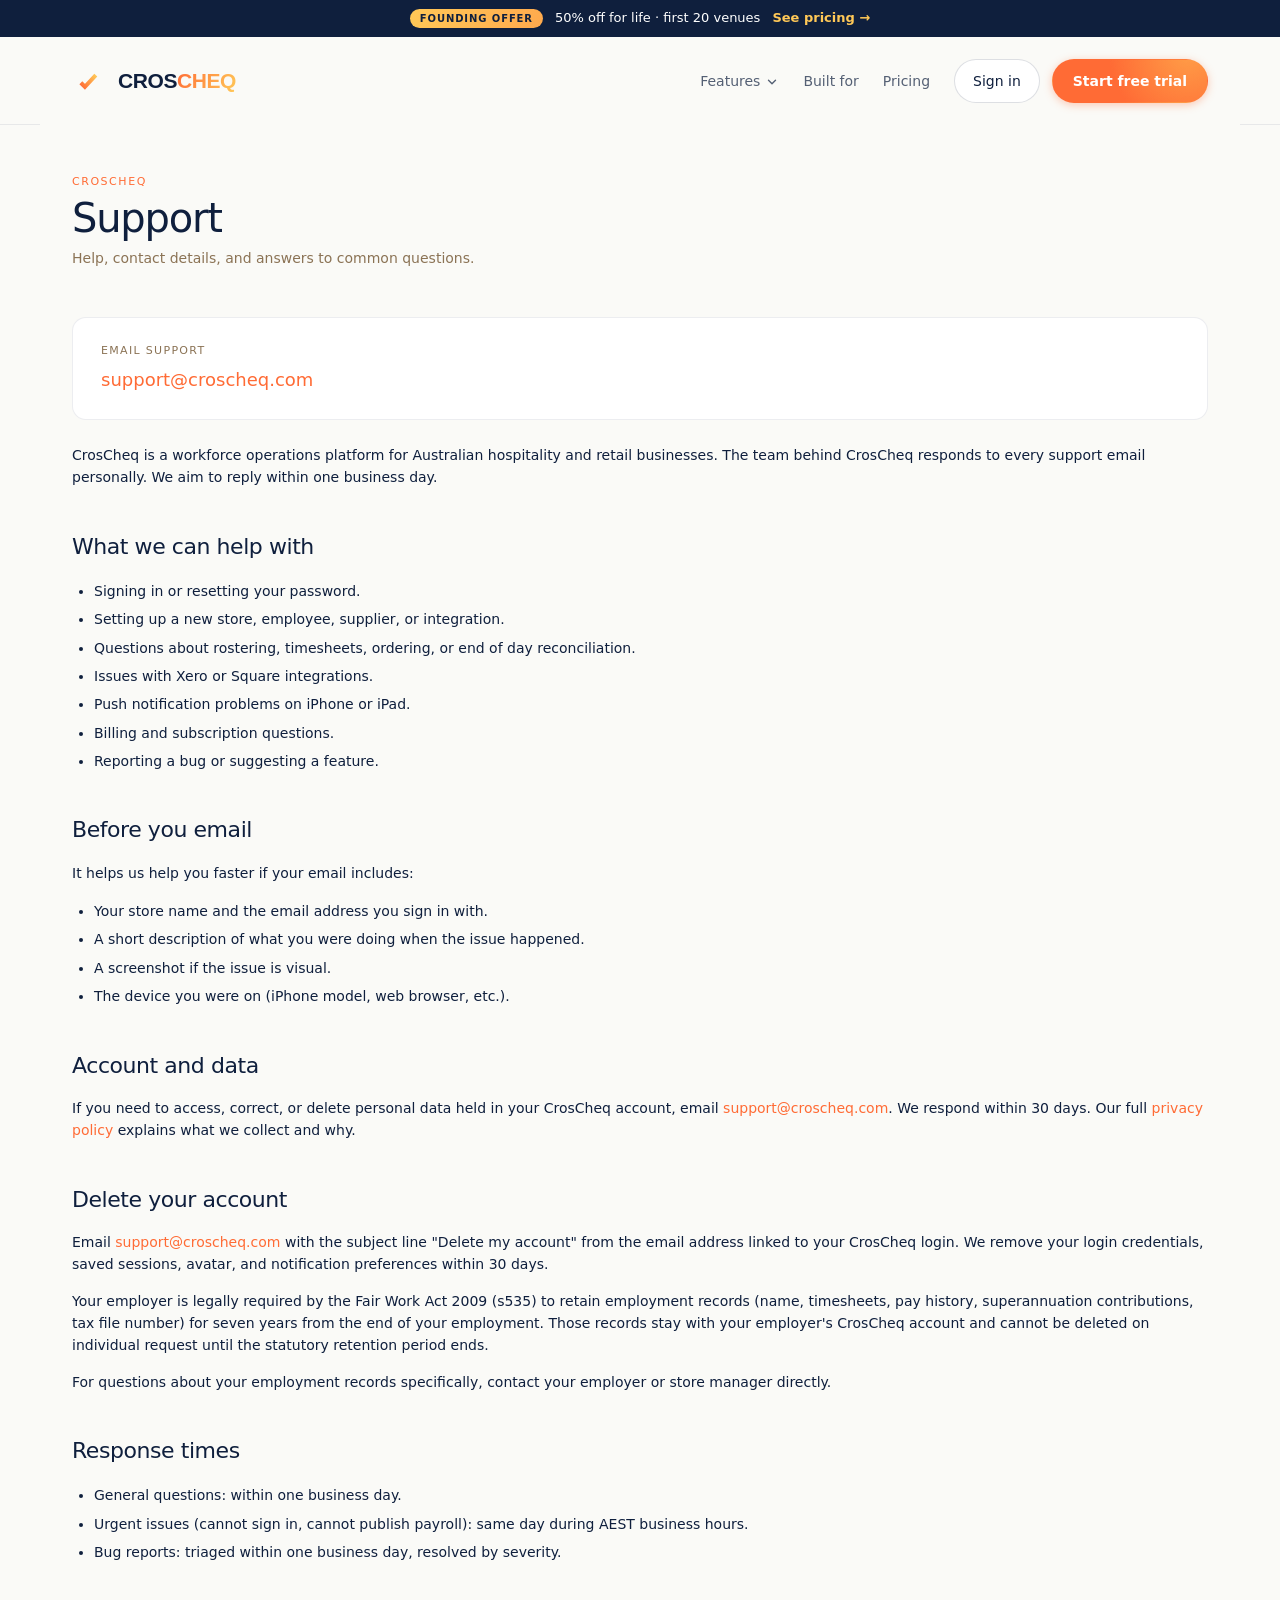
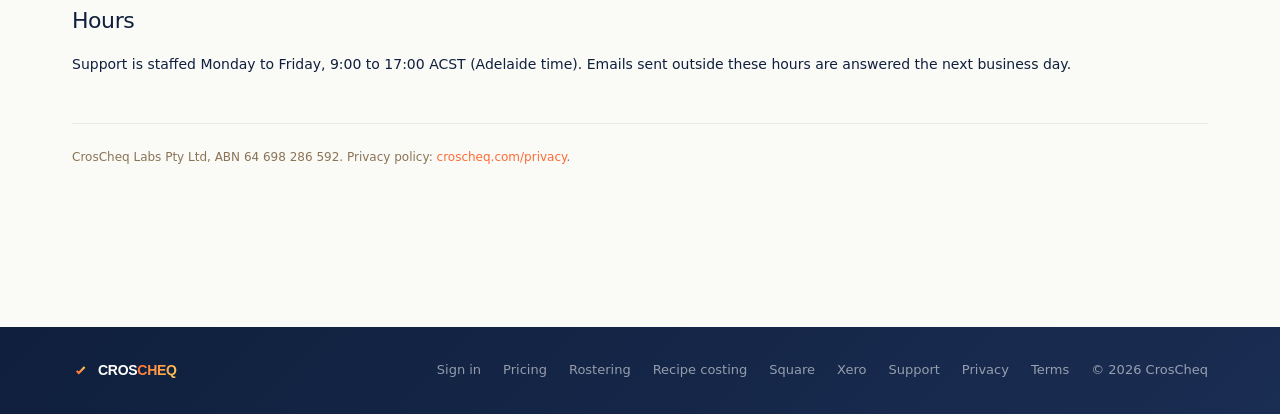
<file: support.html>
<!DOCTYPE html>
<html lang="en-AU">
<head>
  <meta charset="utf-8" />
  <meta name="viewport" content="width=device-width, initial-scale=1" />
  <title>Support · CrosCheq</title>
  <meta name="description" content="Support, contact, and help for CrosCheq, the workforce operations platform for Australian hospitality and retail businesses." />
  <link rel="canonical" href="https://croscheq.com/support.html" />
  <meta property="og:type" content="website" />
  <meta property="og:site_name" content="CrosCheq" />
  <meta property="og:title" content="Support · CrosCheq" />
  <meta property="og:description" content="Support, contact, and help for CrosCheq, the workforce operations platform for Australian hospitality and retail businesses." />
  <meta property="og:url" content="https://croscheq.com/support.html" />
  <meta property="og:image" content="https://croscheq.com/og-image.png" />
  <meta name="twitter:card" content="summary_large_image" />
  <meta name="twitter:title" content="Support · CrosCheq" />
  <meta name="twitter:image" content="https://croscheq.com/og-image.png" />
  <link rel="icon" href="favicon.svg" type="image/svg+xml" />
  <link rel="icon" href="favicon.ico" sizes="any" />
  <link rel="icon" type="image/png" sizes="32x32" href="favicon-32x32.png" />
  <link rel="apple-touch-icon" href="apple-touch-icon.png" />
  <link rel="preconnect" href="https://api.fontshare.com" crossorigin />
  <link href="https://api.fontshare.com/v2/css?f[]=space-grotesk@700&display=swap" rel="stylesheet" />
  <style>
    :root {
      --navy: #0F1F3D;
      --navy-2: #1A2D52;
      --orange: #FF6B35;
      --warm-grey: #8B7355;
      --off-white: #FAFAF7;
      --line: rgba(15, 31, 61, 0.08);
      --line-strong: rgba(15, 31, 61, 0.14);
      --gold: #FFC857;
    }
    * { box-sizing: border-box; }
    html, body {
      margin: 0;
      padding: 0;
      background: var(--off-white);
      color: var(--navy);
      font-family: 'General Sans', 'Inter', -apple-system, BlinkMacSystemFont, system-ui, sans-serif;
      font-feature-settings: 'ss01', 'cv11', 'tnum';
      -webkit-font-smoothing: antialiased;
      line-height: 1.6;
    }
    .wrap {
      max-width: 1200px;
      margin: 0 auto;
      padding: 48px 32px 96px;
    }
    .eyebrow {
      font-size: 11px;
      font-weight: 500;
      letter-spacing: 0.14em;
      text-transform: uppercase;
      color: var(--orange);
      margin-bottom: 6px;
    }
    h1 {
      font-size: 40px;
      font-weight: 500;
      letter-spacing: -0.03em;
      line-height: 1.05;
      margin: 0 0 8px;
    }
    .sub {
      color: var(--warm-grey);
      font-size: 14px;
      margin-bottom: 48px;
    }
    h2 {
      font-size: 22px;
      font-weight: 500;
      letter-spacing: -0.02em;
      margin: 40px 0 12px;
    }
    h3 {
      font-size: 16px;
      font-weight: 500;
      margin: 24px 0 8px;
    }
    p, li {
      font-size: 14px;
      color: var(--navy);
    }
    ul {
      padding-left: 22px;
    }
    li {
      margin-bottom: 6px;
    }
    a {
      color: var(--orange);
      text-decoration: none;
    }
    a:hover {
      text-decoration: underline;
    }
    .contact-card {
      background: #fff;
      border: 1px solid var(--line);
      border-radius: 14px;
      padding: 24px 28px;
      margin: 24px 0;
    }
    .contact-card .label {
      font-size: 11px;
      font-weight: 500;
      letter-spacing: 0.12em;
      text-transform: uppercase;
      color: var(--warm-grey);
      margin-bottom: 6px;
    }
    .contact-card .value {
      font-size: 18px;
      font-weight: 500;
      color: var(--navy);
    }
    .meta {
      border-top: 1px solid var(--line);
      margin-top: 48px;
      padding-top: 24px;
      color: var(--warm-grey);
      font-size: 12px;
    }
    .nav {
      max-width: 1200px;
      margin: 0 auto;
      padding: 22px 32px;
      display: flex;
      align-items: center;
      justify-content: space-between;
      gap: 24px;
    }
    .brand { display: inline-flex; align-items: center; gap: 12px; color: var(--navy); }
    .brand:hover { text-decoration: none; }
    .brand-mark { color: var(--orange); display: inline-flex; }
    .brand-text { font-size: 21px; font-weight: 500; letter-spacing: -0.01em; }
    .wm { font-family: 'Space Grotesk', 'General Sans', sans-serif; font-weight: 700; letter-spacing: -0.02em; }
    .cheq { background: linear-gradient(120deg, var(--orange), var(--gold)); -webkit-background-clip: text; background-clip: text; color: transparent; }
    html { scroll-padding-top: 80px; }
    .nav { position: sticky; top: 0; z-index: 50; background: var(--off-white); box-shadow: 0 1px 0 var(--line), 0 0 0 100vmax var(--off-white); clip-path: inset(0 -100vmax -1px -100vmax); }
    .site-top { position: sticky; top: 0; z-index: 50; background: var(--off-white); box-shadow: 0 1px 0 var(--line), 0 0 0 100vmax var(--off-white); clip-path: inset(0 -100vmax -1px -100vmax); }
    .site-top .nav { position: static; box-shadow: none; clip-path: none; }
    .promo-strip { display: flex; align-items: center; justify-content: center; gap: 12px; padding: 9px 16px; background: #0F1F3D; color: #fff; font-size: 13px; line-height: 1.3; text-decoration: none; box-shadow: 0 0 0 100vmax #0F1F3D; clip-path: inset(0 -100vmax 0 -100vmax); }
    .promo-strip:hover { text-decoration: none; }
    .promo-pill { flex-shrink: 0; padding: 3px 10px; font-size: 10px; font-weight: 700; letter-spacing: 0.09em; text-transform: uppercase; color: #0F1F3D; background: linear-gradient(120deg, #FFC857, #FFA94D); border-radius: 999px; }
    .promo-text { font-weight: 500; }
    .promo-go { flex-shrink: 0; font-weight: 600; color: #FFC857; transition: transform 0.15s; }
    .promo-strip:hover .promo-go { transform: translateX(3px); }
    .nav-links { display: flex; align-items: center; gap: 24px; }
    .nav-link { font-size: 14px; color: var(--navy); opacity: 0.7; transition: opacity 0.15s; }
    .nav-link:hover { opacity: 1; text-decoration: none; }
    .nav-cta {
      font-size: 14px;
      font-weight: 500;
      color: var(--navy);
      padding: 10px 18px;
      border-radius: 999px;
      border: 1px solid var(--line-strong);
      background: #fff;
      transition: border-color 0.15s, transform 0.15s;
    }
    .nav-cta:hover { border-color: var(--navy); transform: translateY(-1px); text-decoration: none; }
    .nav-trial { display: inline-block; font-size: 14px; font-weight: 600; color: #fff; padding: 10px 20px; border: 1px solid transparent; margin-left: -12px; border-radius: 999px; background: radial-gradient(circle at 88% -20%, rgba(255,200,87,0.55), transparent 55%), var(--orange); box-shadow: 0 2px 8px rgba(255,107,53,0.35); white-space: nowrap; transition: transform 0.15s, box-shadow 0.15s, filter 0.15s; }
    .nav-trial:hover { transform: translateY(-1px); filter: brightness(1.04); box-shadow: 0 4px 12px rgba(255,107,53,0.45); text-decoration: none; }
    .footer { background: linear-gradient(135deg, var(--navy) 0%, var(--navy-2) 100%); color: #fff; margin-top: 64px; }
    .footer-inner {
      max-width: 1200px;
      margin: 0 auto;
      padding: 32px;
      display: flex;
      align-items: center;
      justify-content: space-between;
      gap: 16px;
      flex-wrap: wrap;
    }
    .footer-brand {
      font-family: 'Space Grotesk', 'General Sans', sans-serif;
      font-size: 14px;
      font-weight: 700;
      letter-spacing: -0.02em;
      color: #fff;
      display: inline-flex;
      align-items: center;
      gap: 8px;
    }
    .footer-meta { display: flex; align-items: center; gap: 24px; font-size: 13px; color: rgba(255, 255, 255, 0.55); }
    .footer-meta a { color: rgba(255, 255, 255, 0.55); transition: color 0.15s; }
    .footer-meta a:hover { color: #fff; text-decoration: none; }
    @media (max-width: 760px) {
      .nav { padding: 18px 20px; }
      .nav-links { gap: 14px; }
      .nav-link { display: none; }
      .promo-strip { font-size: 12px; padding: 7px 12px; gap: 8px; }
      .promo-go { display: none; }
      .promo-pill { font-size: 9px; padding: 3px 8px; }
      .nav-links { gap: 8px; }
      .nav-trial { padding: 9px 13px; font-size: 13px; margin-left: 0; }
      .nav-cta { padding: 9px 13px; font-size: 13px; white-space: nowrap; }
      .nav-trial-opt { display: none; }
      .wrap { padding: 32px 20px 64px; }
      .footer-inner { padding: 24px 20px; flex-direction: column; align-items: flex-start; }
    }
  </style>

  <!-- Meta Pixel -->
  <script>
  !function(f,b,e,v,n,t,s)
  {if(f.fbq)return;n=f.fbq=function(){n.callMethod?
  n.callMethod.apply(n,arguments):n.queue.push(arguments)};
  if(!f._fbq)f._fbq=n;n.push=n;n.loaded=!0;n.version='2.0';
  n.queue=[];t=b.createElement(e);t.async=!0;
  t.src=v;s=b.getElementsByTagName(e)[0];
  s.parentNode.insertBefore(t,s)}(window, document,'script',
  'https://connect.facebook.net/en_US/fbevents.js');
  fbq('init', '28328709780088742');
  </script>
  <noscript><img height="1" width="1" style="display:none"
  src="https://www.facebook.com/tr?id=28328709780088742&ev=PageView&noscript=1"
  /></noscript>
  <script src="assets/meta-tracking.js?v=2"></script>
  <script>
    MetaTracking.pageView();
  </script>
  <link rel="stylesheet" href="assets/nav.css?v=1" />
  <script src="assets/nav.js?v=1" defer></script>
</head>
<body>
  <div class="site-top">
  <a class="promo-strip" href="pricing.html"><span class="promo-pill">Founding offer</span><span class="promo-text">50% off for life · first 20 venues</span><span class="promo-go">See pricing <span aria-hidden="true">→</span></span></a>
  <header class="nav">
    <a class="brand" href="index.html">
      <span class="brand-mark" aria-hidden="true">
        <svg viewBox="0 0 100 100" width="34" height="34" fill="none">
          <defs><linearGradient id="tick-g11" x1="26" y1="67" x2="70" y2="33" gradientUnits="userSpaceOnUse"><stop offset="0" stop-color="#FF6B35"/><stop offset="1" stop-color="#FFC857"/></linearGradient></defs>
          <path d="M26 55 L38 67 L70 33" stroke="url(#tick-g11)" stroke-width="12" stroke-linecap="butt" stroke-linejoin="miter" stroke-miterlimit="12"/>
        </svg>
      </span>
      <span class="brand-text"><span class="wm">CROS<span class="cheq">CHEQ</span></span></span>
    </a>
    <nav class="nav-links">
      <div class="nav-dd" id="nav-dd" data-open="false">
        <button type="button" class="nav-dd-btn" aria-expanded="false" aria-haspopup="true" aria-controls="nav-menu" aria-label="Menu"><span class="nav-dd-label">Features</span><svg class="nav-dd-chev" viewBox="0 0 24 24" width="14" height="14" fill="none" stroke="currentColor" stroke-width="2.4" stroke-linecap="round" stroke-linejoin="round" aria-hidden="true"><path d="M6 9l6 6 6-6"/></svg><svg class="nav-dd-burger" viewBox="0 0 24 24" width="20" height="20" fill="none" stroke="currentColor" stroke-width="2.2" stroke-linecap="round" aria-hidden="true"><path d="M4 7h16M4 12h16M4 17h16"/></svg></button>
        <div class="nav-menu" id="nav-menu">
          <div class="nav-menu-label">Features</div>
          <a class="nav-menu-item" href="rostering.html"><strong>Rostering</strong><span>Live wage cost as you build</span></a>
          <a class="nav-menu-item" href="recipe-costing.html"><strong>Recipe costing</strong><span>Margin on every dish</span></a>
          <div class="nav-menu-label">Integrations</div>
          <a class="nav-menu-item" href="square-integration.html"><strong>Square</strong><span>Live sales and forecasts</span></a>
          <a class="nav-menu-item" href="xero-integration.html"><strong>Xero</strong><span>Timesheets and bills, no re-keying</span></a>
          <a class="nav-menu-all" href="index.html#what">See everything CrosCheq does →</a>
          <div class="nav-menu-extra"><a href="index.html#built-for">Built for</a><a href="pricing.html">Pricing</a><a href="https://app.croscheq.com">Sign in</a></div>
        </div>
      </div>
      <a href="index.html#built-for" class="nav-link">Built for</a>
      <a href="pricing.html" class="nav-link">Pricing</a>
      <a href="https://app.croscheq.com" class="nav-cta">Sign in</a>
      <a href="https://app.croscheq.com/get-started" class="nav-trial" data-trial-cta>Start <span class="nav-trial-opt">free </span>trial</a>
    </nav>
  </header>
  </div>

  <main class="wrap">
    <div class="eyebrow">CrosCheq</div>
    <h1>Support</h1>
    <div class="sub">Help, contact details, and answers to common questions.</div>

    <div class="contact-card">
      <div class="label">Email support</div>
      <div class="value"><a href="mailto:support@croscheq.com">support@croscheq.com</a></div>
    </div>

    <p>
      CrosCheq is a workforce operations platform for Australian hospitality and retail businesses. The team behind CrosCheq responds to every support email personally. We aim to reply within one business day.
    </p>

    <h2>What we can help with</h2>
    <ul>
      <li>Signing in or resetting your password.</li>
      <li>Setting up a new store, employee, supplier, or integration.</li>
      <li>Questions about rostering, timesheets, ordering, or end of day reconciliation.</li>
      <li>Issues with Xero or Square integrations.</li>
      <li>Push notification problems on iPhone or iPad.</li>
      <li>Billing and subscription questions.</li>
      <li>Reporting a bug or suggesting a feature.</li>
    </ul>

    <h2>Before you email</h2>
    <p>It helps us help you faster if your email includes:</p>
    <ul>
      <li>Your store name and the email address you sign in with.</li>
      <li>A short description of what you were doing when the issue happened.</li>
      <li>A screenshot if the issue is visual.</li>
      <li>The device you were on (iPhone model, web browser, etc.).</li>
    </ul>

    <h2>Account and data</h2>
    <p>
      If you need to access, correct, or delete personal data held in your CrosCheq account, email <a href="mailto:support@croscheq.com">support@croscheq.com</a>. We respond within 30 days. Our full <a href="/privacy">privacy policy</a> explains what we collect and why.
    </p>

    <h2>Delete your account</h2>
    <p>
      Email <a href="mailto:support@croscheq.com?subject=Delete%20my%20account">support@croscheq.com</a> with the subject line "Delete my account" from the email address linked to your CrosCheq login. We remove your login credentials, saved sessions, avatar, and notification preferences within 30 days.
    </p>
    <p>
      Your employer is legally required by the Fair Work Act 2009 (s535) to retain employment records (name, timesheets, pay history, superannuation contributions, tax file number) for seven years from the end of your employment. Those records stay with your employer's CrosCheq account and cannot be deleted on individual request until the statutory retention period ends.
    </p>
    <p>
      For questions about your employment records specifically, contact your employer or store manager directly.
    </p>

    <h2>Response times</h2>
    <ul>
      <li>General questions: within one business day.</li>
      <li>Urgent issues (cannot sign in, cannot publish payroll): same day during AEST business hours.</li>
      <li>Bug reports: triaged within one business day, resolved by severity.</li>
    </ul>

    <h2>Hours</h2>
    <p>
      Support is staffed Monday to Friday, 9:00 to 17:00 ACST (Adelaide time). Emails sent outside these hours are answered the next business day.
    </p>

    <div class="meta">
      CrosCheq Labs Pty Ltd, ABN 64 698 286 592. Privacy policy: <a href="https://croscheq.com/privacy">croscheq.com/privacy</a>.
    </div>
  </main>

  <footer class="footer">
    <div class="footer-inner">
      <div class="footer-brand">
        <svg viewBox="0 0 100 100" width="18" height="18" fill="none" aria-hidden="true">
          <defs><linearGradient id="tick-footer-support" x1="26" y1="67" x2="70" y2="33" gradientUnits="userSpaceOnUse"><stop offset="0" stop-color="#FF6B35"/><stop offset="1" stop-color="#FFC857"/></linearGradient></defs>
          <path d="M26 55 L38 67 L70 33" stroke="url(#tick-footer-support)" stroke-width="12" stroke-linecap="butt" stroke-linejoin="miter" stroke-miterlimit="12"/>
        </svg>
        <span class="wm">CROS<span class="cheq">CHEQ</span></span>
      </div>
      <div class="footer-meta">
        <a href="https://app.croscheq.com">Sign in</a>
        <a href="pricing.html">Pricing</a>
        <a href="rostering.html">Rostering</a>
        <a href="recipe-costing.html">Recipe costing</a>
        <a href="square-integration.html">Square</a>
        <a href="xero-integration.html">Xero</a>
        <a href="support.html">Support</a>
        <a href="privacy.html">Privacy</a>
        <a href="terms.html">Terms</a>
        <span>&copy; 2026 CrosCheq</span>
      </div>
    </div>
  </footer>
</body>
</html>
</file>
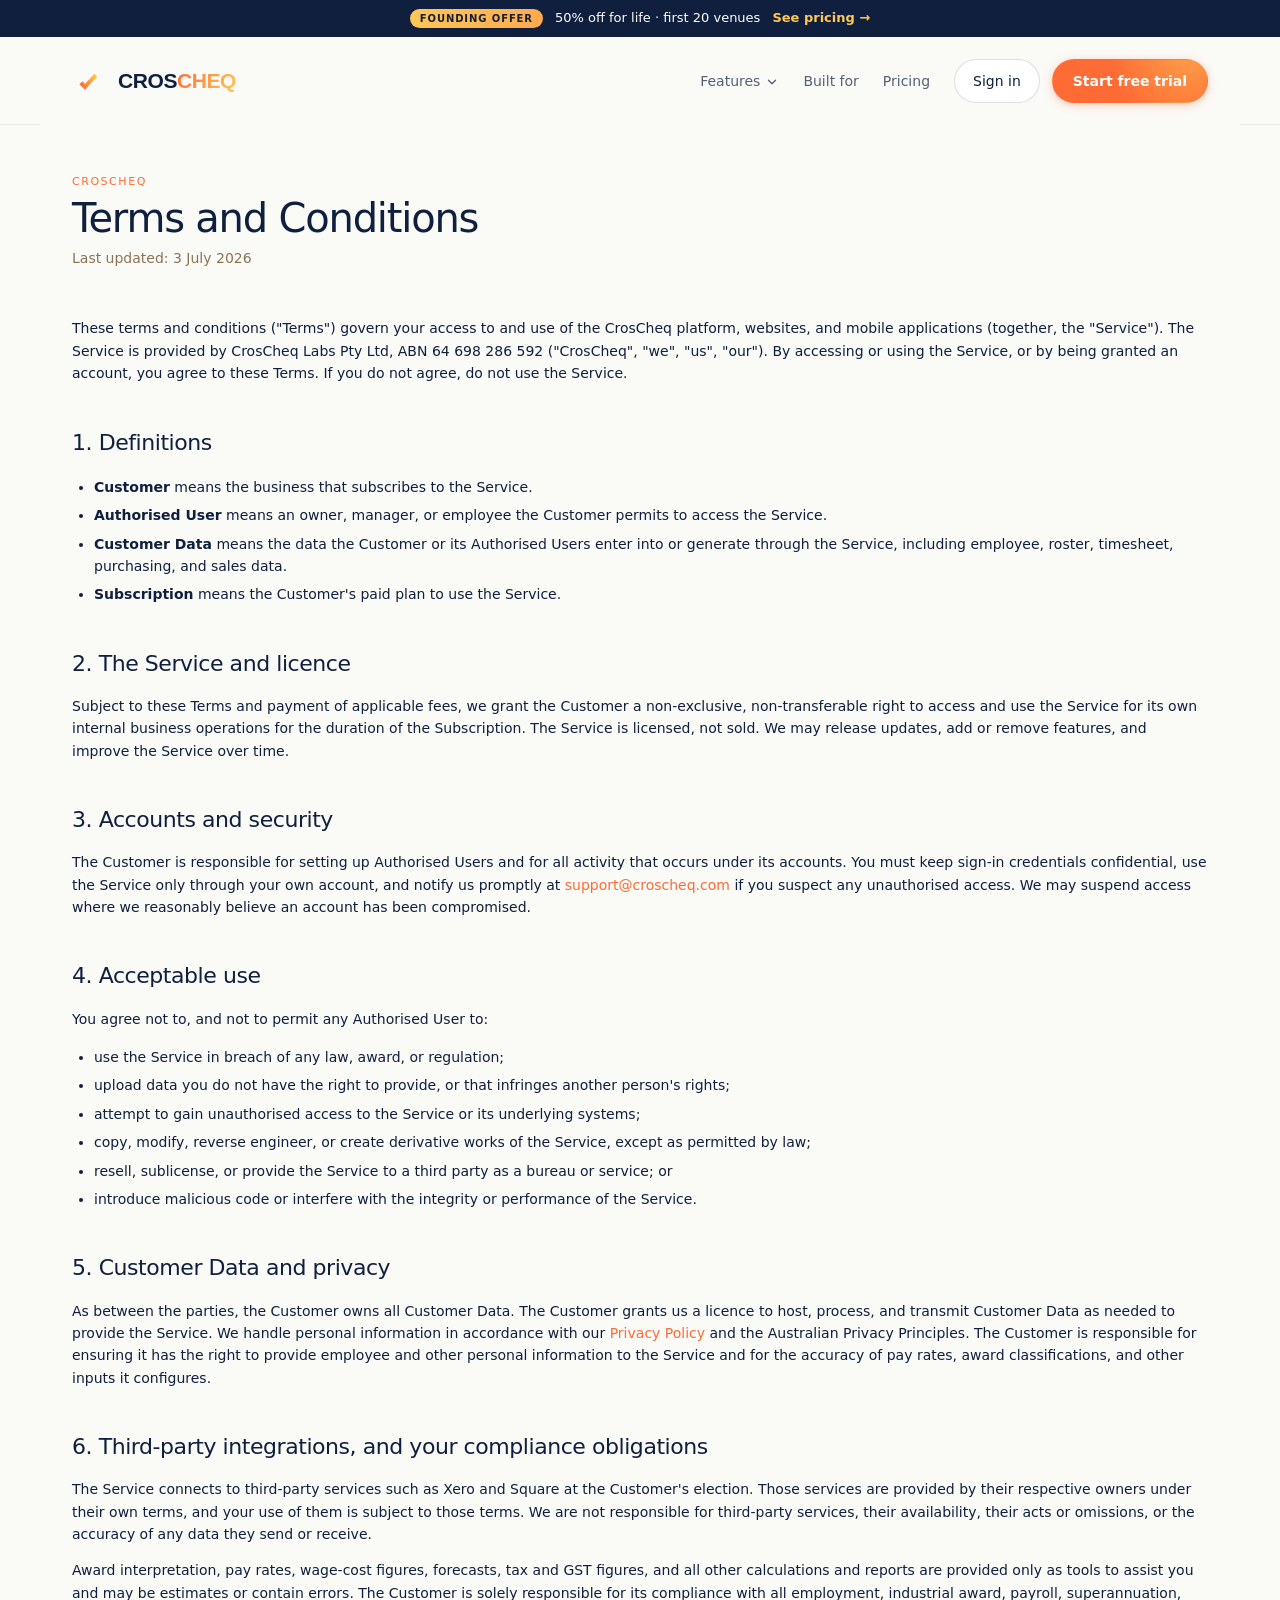
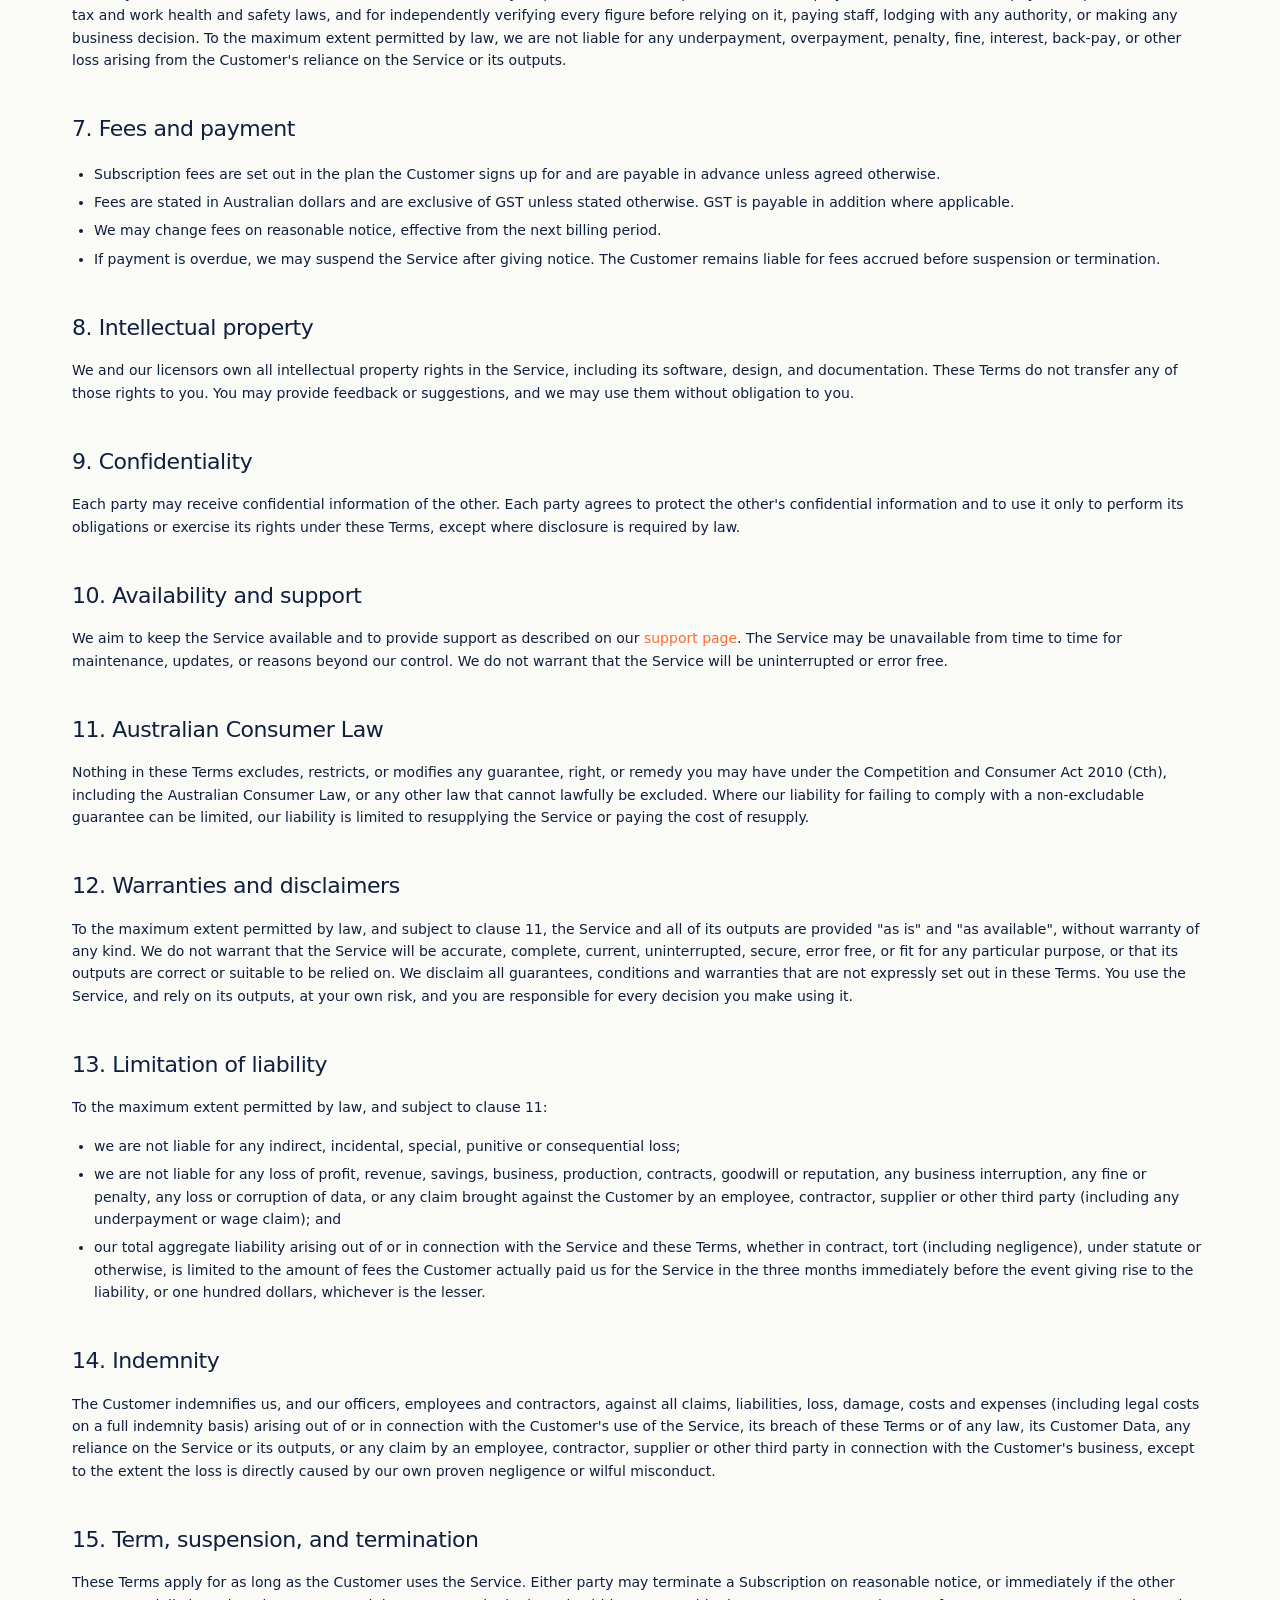
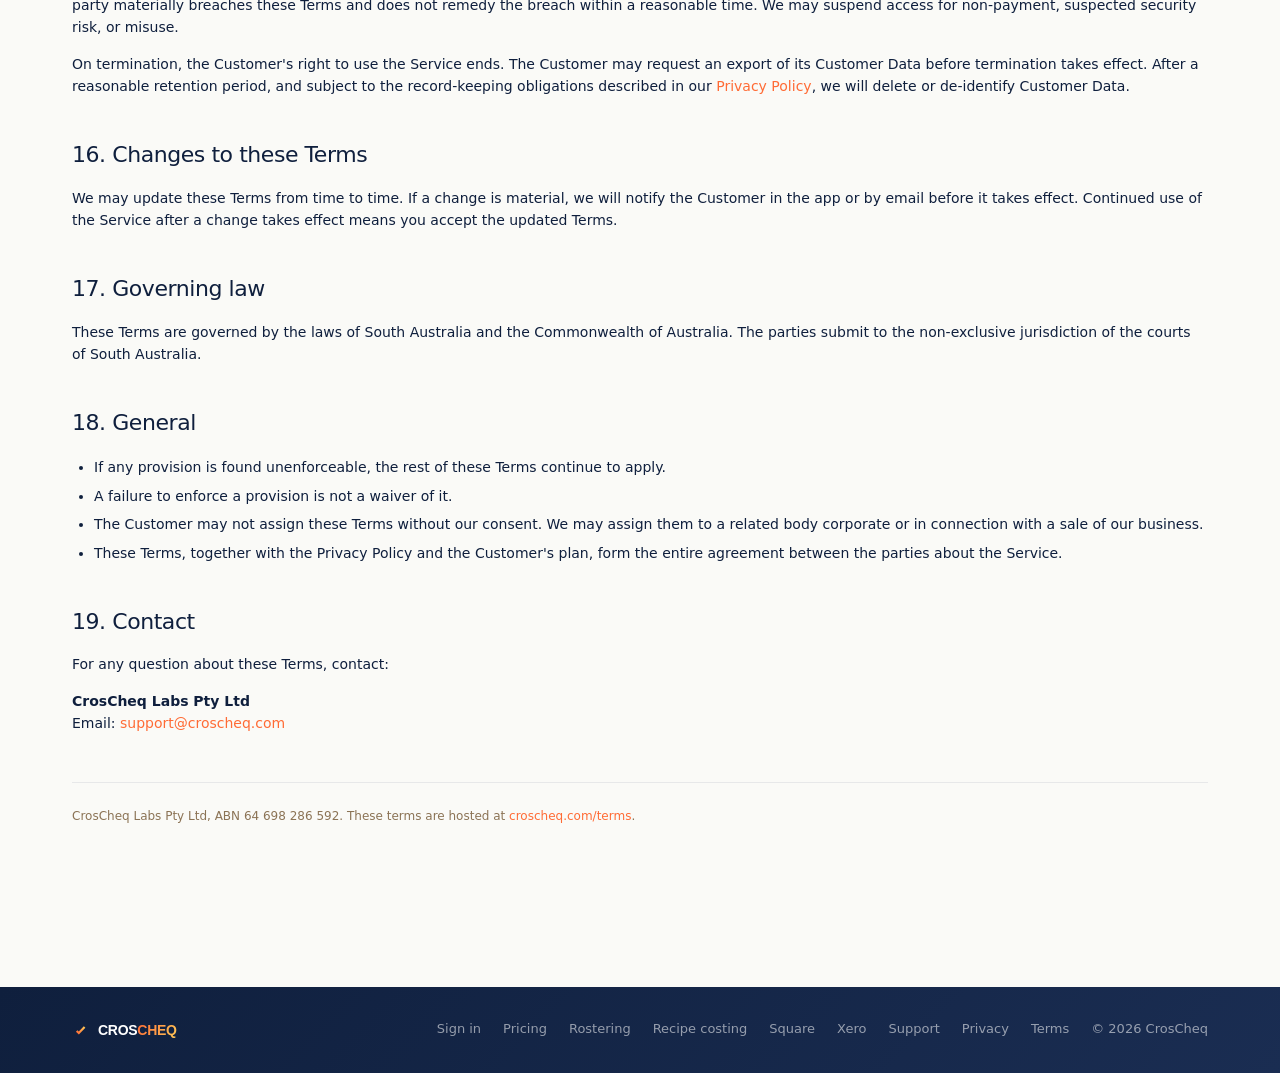
<file: terms.html>
<!DOCTYPE html>
<html lang="en-AU">
<head>
  <meta charset="utf-8" />
  <meta name="viewport" content="width=device-width, initial-scale=1" />
  <title>Terms and Conditions · CrosCheq</title>
  <meta name="description" content="Terms and conditions for CrosCheq, the workforce operations platform for Australian hospitality and retail businesses." />
  <link rel="canonical" href="https://croscheq.com/terms.html" />
  <meta property="og:type" content="website" />
  <meta property="og:site_name" content="CrosCheq" />
  <meta property="og:title" content="Terms and Conditions · CrosCheq" />
  <meta property="og:description" content="Terms and conditions for CrosCheq, the workforce operations platform for Australian hospitality and retail businesses." />
  <meta property="og:url" content="https://croscheq.com/terms.html" />
  <meta property="og:image" content="https://croscheq.com/og-image.png" />
  <meta name="twitter:card" content="summary_large_image" />
  <meta name="twitter:title" content="Terms and Conditions · CrosCheq" />
  <meta name="twitter:image" content="https://croscheq.com/og-image.png" />
  <link rel="icon" href="favicon.svg" type="image/svg+xml" />
  <link rel="icon" href="favicon.ico" sizes="any" />
  <link rel="icon" type="image/png" sizes="32x32" href="favicon-32x32.png" />
  <link rel="apple-touch-icon" href="apple-touch-icon.png" />
  <link rel="preconnect" href="https://api.fontshare.com" crossorigin />
  <link href="https://api.fontshare.com/v2/css?f[]=space-grotesk@700&display=swap" rel="stylesheet" />
  <style>
    :root {
      --navy: #0F1F3D;
      --navy-2: #1A2D52;
      --orange: #FF6B35;
      --warm-grey: #8B7355;
      --off-white: #FAFAF7;
      --line: rgba(15, 31, 61, 0.08);
      --line-strong: rgba(15, 31, 61, 0.14);
      --gold: #FFC857;
    }
    * { box-sizing: border-box; }
    html, body {
      margin: 0;
      padding: 0;
      background: var(--off-white);
      color: var(--navy);
      font-family: 'General Sans', 'Inter', -apple-system, BlinkMacSystemFont, system-ui, sans-serif;
      font-feature-settings: 'ss01', 'cv11', 'tnum';
      -webkit-font-smoothing: antialiased;
      line-height: 1.6;
    }
    .wrap {
      max-width: 1200px;
      margin: 0 auto;
      padding: 48px 32px 96px;
    }
    .eyebrow {
      font-size: 11px;
      font-weight: 500;
      letter-spacing: 0.14em;
      text-transform: uppercase;
      color: var(--orange);
      margin-bottom: 6px;
    }
    h1 {
      font-size: 40px;
      font-weight: 500;
      letter-spacing: -0.03em;
      line-height: 1.05;
      margin: 0 0 8px;
    }
    .sub {
      color: var(--warm-grey);
      font-size: 14px;
      margin-bottom: 48px;
    }
    h2 {
      font-size: 22px;
      font-weight: 500;
      letter-spacing: -0.02em;
      margin: 40px 0 12px;
    }
    h3 {
      font-size: 16px;
      font-weight: 500;
      margin: 24px 0 8px;
    }
    p, li {
      font-size: 14px;
      color: var(--navy);
    }
    ul {
      padding-left: 22px;
    }
    li {
      margin-bottom: 6px;
    }
    a {
      color: var(--orange);
      text-decoration: none;
    }
    a:hover {
      text-decoration: underline;
    }
    .meta {
      border-top: 1px solid var(--line);
      margin-top: 48px;
      padding-top: 24px;
      color: var(--warm-grey);
      font-size: 12px;
    }
    .nav {
      max-width: 1200px;
      margin: 0 auto;
      padding: 22px 32px;
      display: flex;
      align-items: center;
      justify-content: space-between;
      gap: 24px;
    }
    .brand { display: inline-flex; align-items: center; gap: 12px; color: var(--navy); }
    .brand:hover { text-decoration: none; }
    .brand-mark { color: var(--orange); display: inline-flex; }
    .brand-text { font-size: 21px; font-weight: 500; letter-spacing: -0.01em; }
    .wm { font-family: 'Space Grotesk', 'General Sans', sans-serif; font-weight: 700; letter-spacing: -0.02em; }
    .cheq { background: linear-gradient(120deg, var(--orange), var(--gold)); -webkit-background-clip: text; background-clip: text; color: transparent; }
    html { scroll-padding-top: 80px; }
    .nav { position: sticky; top: 0; z-index: 50; background: var(--off-white); box-shadow: 0 1px 0 var(--line), 0 0 0 100vmax var(--off-white); clip-path: inset(0 -100vmax -1px -100vmax); }
    .site-top { position: sticky; top: 0; z-index: 50; background: var(--off-white); box-shadow: 0 1px 0 var(--line), 0 0 0 100vmax var(--off-white); clip-path: inset(0 -100vmax -1px -100vmax); }
    .site-top .nav { position: static; box-shadow: none; clip-path: none; }
    .promo-strip { display: flex; align-items: center; justify-content: center; gap: 12px; padding: 9px 16px; background: #0F1F3D; color: #fff; font-size: 13px; line-height: 1.3; text-decoration: none; box-shadow: 0 0 0 100vmax #0F1F3D; clip-path: inset(0 -100vmax 0 -100vmax); }
    .promo-strip:hover { text-decoration: none; }
    .promo-pill { flex-shrink: 0; padding: 3px 10px; font-size: 10px; font-weight: 700; letter-spacing: 0.09em; text-transform: uppercase; color: #0F1F3D; background: linear-gradient(120deg, #FFC857, #FFA94D); border-radius: 999px; }
    .promo-text { font-weight: 500; }
    .promo-go { flex-shrink: 0; font-weight: 600; color: #FFC857; transition: transform 0.15s; }
    .promo-strip:hover .promo-go { transform: translateX(3px); }
    .nav-links { display: flex; align-items: center; gap: 24px; }
    .nav-link { font-size: 14px; color: var(--navy); opacity: 0.7; transition: opacity 0.15s; }
    .nav-link:hover { opacity: 1; text-decoration: none; }
    .nav-cta {
      font-size: 14px;
      font-weight: 500;
      color: var(--navy);
      padding: 10px 18px;
      border-radius: 999px;
      border: 1px solid var(--line-strong);
      background: #fff;
      transition: border-color 0.15s, transform 0.15s;
    }
    .nav-cta:hover { border-color: var(--navy); transform: translateY(-1px); text-decoration: none; }
    .nav-trial { display: inline-block; font-size: 14px; font-weight: 600; color: #fff; padding: 10px 20px; border: 1px solid transparent; margin-left: -12px; border-radius: 999px; background: radial-gradient(circle at 88% -20%, rgba(255,200,87,0.55), transparent 55%), var(--orange); box-shadow: 0 2px 8px rgba(255,107,53,0.35); white-space: nowrap; transition: transform 0.15s, box-shadow 0.15s, filter 0.15s; }
    .nav-trial:hover { transform: translateY(-1px); filter: brightness(1.04); box-shadow: 0 4px 12px rgba(255,107,53,0.45); text-decoration: none; }
    .footer { background: linear-gradient(135deg, var(--navy) 0%, var(--navy-2) 100%); color: #fff; margin-top: 64px; }
    .footer-inner {
      max-width: 1200px;
      margin: 0 auto;
      padding: 32px;
      display: flex;
      align-items: center;
      justify-content: space-between;
      gap: 16px;
      flex-wrap: wrap;
    }
    .footer-brand {
      font-family: 'Space Grotesk', 'General Sans', sans-serif;
      font-size: 14px;
      font-weight: 700;
      letter-spacing: -0.02em;
      color: #fff;
      display: inline-flex;
      align-items: center;
      gap: 8px;
    }
    .footer-meta { display: flex; align-items: center; gap: 24px; font-size: 13px; color: rgba(255, 255, 255, 0.55); }
    .footer-meta a { color: rgba(255, 255, 255, 0.55); transition: color 0.15s; }
    .footer-meta a:hover { color: #fff; text-decoration: none; }
    @media (max-width: 760px) {
      .nav { padding: 18px 20px; }
      .nav-links { gap: 14px; }
      .nav-link { display: none; }
      .promo-strip { font-size: 12px; padding: 7px 12px; gap: 8px; }
      .promo-go { display: none; }
      .promo-pill { font-size: 9px; padding: 3px 8px; }
      .nav-links { gap: 8px; }
      .nav-trial { padding: 9px 13px; font-size: 13px; margin-left: 0; }
      .nav-cta { padding: 9px 13px; font-size: 13px; white-space: nowrap; }
      .nav-trial-opt { display: none; }
      .wrap { padding: 32px 20px 64px; }
      .footer-inner { padding: 24px 20px; flex-direction: column; align-items: flex-start; }
    }
  </style>

  <!-- Meta Pixel -->
  <script>
  !function(f,b,e,v,n,t,s)
  {if(f.fbq)return;n=f.fbq=function(){n.callMethod?
  n.callMethod.apply(n,arguments):n.queue.push(arguments)};
  if(!f._fbq)f._fbq=n;n.push=n;n.loaded=!0;n.version='2.0';
  n.queue=[];t=b.createElement(e);t.async=!0;
  t.src=v;s=b.getElementsByTagName(e)[0];
  s.parentNode.insertBefore(t,s)}(window, document,'script',
  'https://connect.facebook.net/en_US/fbevents.js');
  fbq('init', '28328709780088742');
  </script>
  <noscript><img height="1" width="1" style="display:none"
  src="https://www.facebook.com/tr?id=28328709780088742&ev=PageView&noscript=1"
  /></noscript>
  <script src="assets/meta-tracking.js?v=2"></script>
  <script>
    MetaTracking.pageView();
  </script>
  <link rel="stylesheet" href="assets/nav.css?v=1" />
  <script src="assets/nav.js?v=1" defer></script>
</head>
<body>
  <div class="site-top">
  <a class="promo-strip" href="pricing.html"><span class="promo-pill">Founding offer</span><span class="promo-text">50% off for life · first 20 venues</span><span class="promo-go">See pricing <span aria-hidden="true">→</span></span></a>
  <header class="nav">
    <a class="brand" href="index.html">
      <span class="brand-mark" aria-hidden="true">
        <svg viewBox="0 0 100 100" width="34" height="34" fill="none">
          <defs><linearGradient id="tick-g13" x1="26" y1="67" x2="70" y2="33" gradientUnits="userSpaceOnUse"><stop offset="0" stop-color="#FF6B35"/><stop offset="1" stop-color="#FFC857"/></linearGradient></defs>
          <path d="M26 55 L38 67 L70 33" stroke="url(#tick-g13)" stroke-width="12" stroke-linecap="butt" stroke-linejoin="miter" stroke-miterlimit="12"/>
        </svg>
      </span>
      <span class="brand-text"><span class="wm">CROS<span class="cheq">CHEQ</span></span></span>
    </a>
    <nav class="nav-links">
      <div class="nav-dd" id="nav-dd" data-open="false">
        <button type="button" class="nav-dd-btn" aria-expanded="false" aria-haspopup="true" aria-controls="nav-menu" aria-label="Menu"><span class="nav-dd-label">Features</span><svg class="nav-dd-chev" viewBox="0 0 24 24" width="14" height="14" fill="none" stroke="currentColor" stroke-width="2.4" stroke-linecap="round" stroke-linejoin="round" aria-hidden="true"><path d="M6 9l6 6 6-6"/></svg><svg class="nav-dd-burger" viewBox="0 0 24 24" width="20" height="20" fill="none" stroke="currentColor" stroke-width="2.2" stroke-linecap="round" aria-hidden="true"><path d="M4 7h16M4 12h16M4 17h16"/></svg></button>
        <div class="nav-menu" id="nav-menu">
          <div class="nav-menu-label">Features</div>
          <a class="nav-menu-item" href="rostering.html"><strong>Rostering</strong><span>Live wage cost as you build</span></a>
          <a class="nav-menu-item" href="recipe-costing.html"><strong>Recipe costing</strong><span>Margin on every dish</span></a>
          <div class="nav-menu-label">Integrations</div>
          <a class="nav-menu-item" href="square-integration.html"><strong>Square</strong><span>Live sales and forecasts</span></a>
          <a class="nav-menu-item" href="xero-integration.html"><strong>Xero</strong><span>Timesheets and bills, no re-keying</span></a>
          <a class="nav-menu-all" href="index.html#what">See everything CrosCheq does →</a>
          <div class="nav-menu-extra"><a href="index.html#built-for">Built for</a><a href="pricing.html">Pricing</a><a href="https://app.croscheq.com">Sign in</a></div>
        </div>
      </div>
      <a href="index.html#built-for" class="nav-link">Built for</a>
      <a href="pricing.html" class="nav-link">Pricing</a>
      <a href="https://app.croscheq.com" class="nav-cta">Sign in</a>
      <a href="https://app.croscheq.com/get-started" class="nav-trial" data-trial-cta>Start <span class="nav-trial-opt">free </span>trial</a>
    </nav>
  </header>
  </div>

  <main class="wrap">
    <div class="eyebrow">CrosCheq</div>
    <h1>Terms and Conditions</h1>
    <div class="sub">Last updated: 3 July 2026</div>

    <p>
      These terms and conditions ("Terms") govern your access to and use of
      the CrosCheq platform, websites, and mobile applications (together,
      the "Service"). The Service is provided by CrosCheq Labs Pty Ltd,
      ABN 64 698 286 592 ("CrosCheq", "we", "us", "our"). By accessing or
      using the Service, or by being granted an account, you agree to these
      Terms. If you do not agree, do not use the Service.
    </p>

    <h2>1. Definitions</h2>
    <ul>
      <li><strong>Customer</strong> means the business that subscribes to the Service.</li>
      <li><strong>Authorised User</strong> means an owner, manager, or employee the Customer permits to access the Service.</li>
      <li><strong>Customer Data</strong> means the data the Customer or its Authorised Users enter into or generate through the Service, including employee, roster, timesheet, purchasing, and sales data.</li>
      <li><strong>Subscription</strong> means the Customer's paid plan to use the Service.</li>
    </ul>

    <h2>2. The Service and licence</h2>
    <p>
      Subject to these Terms and payment of applicable fees, we grant the
      Customer a non-exclusive, non-transferable right to access and use the
      Service for its own internal business operations for the duration of
      the Subscription. The Service is licensed, not sold. We may release
      updates, add or remove features, and improve the Service over time.
    </p>

    <h2>3. Accounts and security</h2>
    <p>
      The Customer is responsible for setting up Authorised Users and for all
      activity that occurs under its accounts. You must keep sign-in
      credentials confidential, use the Service only through your own
      account, and notify us promptly at
      <a href="mailto:support@croscheq.com">support@croscheq.com</a> if you
      suspect any unauthorised access. We may suspend access where we
      reasonably believe an account has been compromised.
    </p>

    <h2>4. Acceptable use</h2>
    <p>You agree not to, and not to permit any Authorised User to:</p>
    <ul>
      <li>use the Service in breach of any law, award, or regulation;</li>
      <li>upload data you do not have the right to provide, or that infringes another person's rights;</li>
      <li>attempt to gain unauthorised access to the Service or its underlying systems;</li>
      <li>copy, modify, reverse engineer, or create derivative works of the Service, except as permitted by law;</li>
      <li>resell, sublicense, or provide the Service to a third party as a bureau or service; or</li>
      <li>introduce malicious code or interfere with the integrity or performance of the Service.</li>
    </ul>

    <h2>5. Customer Data and privacy</h2>
    <p>
      As between the parties, the Customer owns all Customer Data. The
      Customer grants us a licence to host, process, and transmit Customer
      Data as needed to provide the Service. We handle personal information
      in accordance with our <a href="privacy.html">Privacy Policy</a> and the
      Australian Privacy Principles. The Customer is responsible for ensuring
      it has the right to provide employee and other personal information to
      the Service and for the accuracy of pay rates, award classifications,
      and other inputs it configures.
    </p>

    <h2>6. Third-party integrations, and your compliance obligations</h2>
    <p>
      The Service connects to third-party services such as Xero and Square at
      the Customer's election. Those services are provided by their respective
      owners under their own terms, and your use of them is subject to those
      terms. We are not responsible for third-party services, their
      availability, their acts or omissions, or the accuracy of any data they
      send or receive.
    </p>
    <p>
      Award interpretation, pay rates, wage-cost figures, forecasts, tax and
      GST figures, and all other calculations and reports are provided only as
      tools to assist you and may be estimates or contain errors. The Customer
      is solely responsible for its compliance with all employment, industrial
      award, payroll, superannuation, tax and work health and safety laws, and
      for independently verifying every figure before relying on it, paying
      staff, lodging with any authority, or making any business decision. To
      the maximum extent permitted by law, we are not liable for any
      underpayment, overpayment, penalty, fine, interest, back-pay, or other
      loss arising from the Customer's reliance on the Service or its outputs.
    </p>

    <h2>7. Fees and payment</h2>
    <ul>
      <li>Subscription fees are set out in the plan the Customer signs up for and are payable in advance unless agreed otherwise.</li>
      <li>Fees are stated in Australian dollars and are exclusive of GST unless stated otherwise. GST is payable in addition where applicable.</li>
      <li>We may change fees on reasonable notice, effective from the next billing period.</li>
      <li>If payment is overdue, we may suspend the Service after giving notice. The Customer remains liable for fees accrued before suspension or termination.</li>
    </ul>

    <h2>8. Intellectual property</h2>
    <p>
      We and our licensors own all intellectual property rights in the
      Service, including its software, design, and documentation. These Terms
      do not transfer any of those rights to you. You may provide feedback or
      suggestions, and we may use them without obligation to you.
    </p>

    <h2>9. Confidentiality</h2>
    <p>
      Each party may receive confidential information of the other. Each party
      agrees to protect the other's confidential information and to use it
      only to perform its obligations or exercise its rights under these
      Terms, except where disclosure is required by law.
    </p>

    <h2>10. Availability and support</h2>
    <p>
      We aim to keep the Service available and to provide support as described
      on our <a href="support.html">support page</a>. The Service may be
      unavailable from time to time for maintenance, updates, or reasons
      beyond our control. We do not warrant that the Service will be
      uninterrupted or error free.
    </p>

    <h2>11. Australian Consumer Law</h2>
    <p>
      Nothing in these Terms excludes, restricts, or modifies any guarantee,
      right, or remedy you may have under the Competition and Consumer Act
      2010 (Cth), including the Australian Consumer Law, or any other law that
      cannot lawfully be excluded. Where our liability for failing to comply
      with a non-excludable guarantee can be limited, our liability is limited
      to resupplying the Service or paying the cost of resupply.
    </p>

    <h2>12. Warranties and disclaimers</h2>
    <p>
      To the maximum extent permitted by law, and subject to clause 11, the
      Service and all of its outputs are provided "as is" and "as available",
      without warranty of any kind. We do not warrant that the Service will be
      accurate, complete, current, uninterrupted, secure, error free, or fit
      for any particular purpose, or that its outputs are correct or suitable
      to be relied on. We disclaim all guarantees, conditions and warranties
      that are not expressly set out in these Terms. You use the Service, and
      rely on its outputs, at your own risk, and you are responsible for every
      decision you make using it.
    </p>

    <h2>13. Limitation of liability</h2>
    <p>To the maximum extent permitted by law, and subject to clause 11:</p>
    <ul>
      <li>we are not liable for any indirect, incidental, special, punitive or consequential loss;</li>
      <li>we are not liable for any loss of profit, revenue, savings, business, production, contracts, goodwill or reputation, any business interruption, any fine or penalty, any loss or corruption of data, or any claim brought against the Customer by an employee, contractor, supplier or other third party (including any underpayment or wage claim); and</li>
      <li>our total aggregate liability arising out of or in connection with the Service and these Terms, whether in contract, tort (including negligence), under statute or otherwise, is limited to the amount of fees the Customer actually paid us for the Service in the three months immediately before the event giving rise to the liability, or one hundred dollars, whichever is the lesser.</li>
    </ul>

    <h2>14. Indemnity</h2>
    <p>
      The Customer indemnifies us, and our officers, employees and contractors,
      against all claims, liabilities, loss, damage, costs and expenses
      (including legal costs on a full indemnity basis) arising out of or in
      connection with the Customer's use of the Service, its breach of these
      Terms or of any law, its Customer Data, any reliance on the Service or its
      outputs, or any claim by an employee, contractor, supplier or other third
      party in connection with the Customer's business, except to the extent
      the loss is directly caused by our own proven negligence or wilful
      misconduct.
    </p>

    <h2>15. Term, suspension, and termination</h2>
    <p>
      These Terms apply for as long as the Customer uses the Service. Either
      party may terminate a Subscription on reasonable notice, or immediately
      if the other party materially breaches these Terms and does not remedy
      the breach within a reasonable time. We may suspend access for
      non-payment, suspected security risk, or misuse.
    </p>
    <p>
      On termination, the Customer's right to use the Service ends. The
      Customer may request an export of its Customer Data before termination
      takes effect. After a reasonable retention period, and subject to the
      record-keeping obligations described in our
      <a href="privacy.html">Privacy Policy</a>, we will delete or de-identify
      Customer Data.
    </p>

    <h2>16. Changes to these Terms</h2>
    <p>
      We may update these Terms from time to time. If a change is material, we
      will notify the Customer in the app or by email before it takes effect.
      Continued use of the Service after a change takes effect means you
      accept the updated Terms.
    </p>

    <h2>17. Governing law</h2>
    <p>
      These Terms are governed by the laws of South Australia and the
      Commonwealth of Australia. The parties submit to the non-exclusive
      jurisdiction of the courts of South Australia.
    </p>

    <h2>18. General</h2>
    <ul>
      <li>If any provision is found unenforceable, the rest of these Terms continue to apply.</li>
      <li>A failure to enforce a provision is not a waiver of it.</li>
      <li>The Customer may not assign these Terms without our consent. We may assign them to a related body corporate or in connection with a sale of our business.</li>
      <li>These Terms, together with the Privacy Policy and the Customer's plan, form the entire agreement between the parties about the Service.</li>
    </ul>

    <h2>19. Contact</h2>
    <p>
      For any question about these Terms, contact:
    </p>
    <p>
      <strong>CrosCheq Labs Pty Ltd</strong><br />
      Email: <a href="mailto:support@croscheq.com">support@croscheq.com</a>
    </p>

    <div class="meta">
      CrosCheq Labs Pty Ltd, ABN 64 698 286 592. These terms are hosted at <a href="https://croscheq.com/terms">croscheq.com/terms</a>.
    </div>
  </main>

  <footer class="footer">
    <div class="footer-inner">
      <div class="footer-brand">
        <svg viewBox="0 0 100 100" width="18" height="18" fill="none" aria-hidden="true">
          <defs><linearGradient id="tick-footer-terms" x1="26" y1="67" x2="70" y2="33" gradientUnits="userSpaceOnUse"><stop offset="0" stop-color="#FF6B35"/><stop offset="1" stop-color="#FFC857"/></linearGradient></defs>
          <path d="M26 55 L38 67 L70 33" stroke="url(#tick-footer-terms)" stroke-width="12" stroke-linecap="butt" stroke-linejoin="miter" stroke-miterlimit="12"/>
        </svg>
        <span class="wm">CROS<span class="cheq">CHEQ</span></span>
      </div>
      <div class="footer-meta">
        <a href="https://app.croscheq.com">Sign in</a>
        <a href="pricing.html">Pricing</a>
        <a href="rostering.html">Rostering</a>
        <a href="recipe-costing.html">Recipe costing</a>
        <a href="square-integration.html">Square</a>
        <a href="xero-integration.html">Xero</a>
        <a href="support.html">Support</a>
        <a href="privacy.html">Privacy</a>
        <a href="terms.html">Terms</a>
        <span>&copy; 2026 CrosCheq</span>
      </div>
    </div>
  </footer>
</body>
</html>
</file>
<file: styles.css>
/* Crosby Ops landing · static · brand-matched to app.crosbyops.com */

:root {
  --navy:        #0F1F3D;
  --navy-2:      #1A2D52;
  --orange:      #FF6B35;
  --orange-soft: #FF8A5C;
  --gold:        #FFC857;
  --white:       #FFFFFF;
  --off-white:   #FAFAF7;
  --surface-2:   #F4F3EC;
  --warm-grey:   #7A6350;
  --green:       #4A8A5E;
  --green-soft:  rgba(74, 138, 94, 0.12);
  --red:         #C0392B;
  --red-soft:    rgba(192, 57, 43, 0.10);
  --gold-soft:   rgba(255, 200, 87, 0.16);
  --orange-tint: rgba(255, 107, 53, 0.12);
  --navy-tint:   rgba(15, 31, 61, 0.06);
  --line:        rgba(15, 31, 61, 0.08);
  --line-strong: rgba(15, 31, 61, 0.14);
  --shadow-sm:   0 1px 2px rgba(15,31,61,.04), 0 4px 12px -4px rgba(15,31,61,.08);
  --shadow-md:   0 2px 4px rgba(15,31,61,.06), 0 12px 32px -8px rgba(15,31,61,.14);
  --font-logo:   'Space Grotesk', 'General Sans', sans-serif;
}

* { box-sizing: border-box; }

html, body {
  margin: 0;
  padding: 0;
  background: var(--off-white);
  color: var(--navy);
  font-family: 'General Sans', 'Inter', system-ui, -apple-system, sans-serif;
  font-feature-settings: 'ss01', 'cv11', 'tnum';
  font-size: 16px;
  line-height: 1.5;
  -webkit-font-smoothing: antialiased;
  -moz-osx-font-smoothing: grayscale;
}

/* Sticky footer — on short pages (e.g. the request-access form) on a
   tall/wide viewport, main would otherwise collapse to its content
   height and leave the footer floating partway down instead of
   pinned to the bottom.
   body > * gets an explicit width:100% because flex items with
   auto cross-axis margins (e.g. header.nav's margin:0 auto) don't
   stretch to fill by default — they shrink to content width instead,
   which broke the nav/footer's max-width-and-centre layout. Forcing
   width:100% here restores the plain-block behaviour those children
   already relied on before body became a flex container. */
body { display: flex; flex-direction: column; min-height: 100vh; }
body > * { width: 100%; }
body > main { flex: 1 0 auto; }

a { color: inherit; text-decoration: none; }

.eyebrow {
  font-size: 11px;
  font-weight: 500;
  letter-spacing: 0.14em;
  text-transform: uppercase;
  color: var(--warm-grey);
  margin-bottom: 14px;
}

/* ── Nav ───────────────────────────────────────────────────────── */

.nav {
  max-width: 1200px;
  margin: 0 auto;
  padding: 22px 32px;
  display: flex;
  align-items: center;
  justify-content: space-between;
  gap: 24px;
}

.brand {
  display: inline-flex;
  align-items: center;
  gap: 12px;
  color: var(--navy);
}

.brand-mark { color: var(--orange); display: inline-flex; }

.brand-text {
  font-family: var(--font-logo);
  font-weight: 700;
  font-size: 21px;
  letter-spacing: -0.01em;
}
.wm {
  font-family: var(--font-logo);
  font-weight: 700;
  letter-spacing: -0.02em;
}
.cheq {
  background: linear-gradient(120deg, var(--orange), var(--gold));
  -webkit-background-clip: text;
  background-clip: text;
  color: transparent;
}

.nav-links {
  display: flex;
  align-items: center;
  gap: 24px;
}

.nav-link {
  font-size: 14px;
  color: var(--navy);
  opacity: 0.7;
  transition: opacity 0.15s;
}
.nav-link:hover { opacity: 1; }

.nav-cta {
  font-size: 14px;
  font-weight: 500;
  color: var(--navy);
  padding: 10px 18px;
  border-radius: 999px;
  border: 1px solid var(--line-strong);
  background: var(--white);
  transition: border-color 0.15s, transform 0.15s;
}
.nav-cta:hover { border-color: var(--navy); transform: translateY(-1px); }

.nav-trial {
  display: inline-block;
  font-size: 14px;
  font-weight: 600;
  color: var(--white);
  padding: 10px 20px;
  border: 1px solid transparent;
  margin-left: -12px;
  border-radius: 999px;
  background:
    radial-gradient(circle at 88% -20%, rgba(255, 200, 87, 0.55), transparent 55%),
    var(--orange);
  box-shadow: 0 2px 8px rgba(255, 107, 53, 0.35);
  white-space: nowrap;
  transition: transform 0.15s, box-shadow 0.15s, filter 0.15s;
}
.nav-trial:hover {
  transform: translateY(-1px);
  filter: brightness(1.04);
  box-shadow: 0 4px 12px rgba(255, 107, 53, 0.45);
}

/* ── Hero ──────────────────────────────────────────────────────── */

.hero {
  position: relative;
  background:
    radial-gradient(900px circle at 100% 0%, rgba(255, 107, 53, 0.30), transparent 55%),
    radial-gradient(720px circle at 0% 100%, rgba(255, 200, 87, 0.20), transparent 55%),
    linear-gradient(135deg, var(--navy) 0%, var(--navy-2) 100%);
  color: var(--white);
  overflow: hidden;
  padding: 72px 32px 80px;
  margin-bottom: 80px;
}

.hero-content {
  max-width: 1200px;
  margin: 0 auto;
  display: grid;
  grid-template-columns: minmax(0, 1fr) minmax(0, 1fr);
  align-items: center;
  gap: 48px;
}

.hero-inner {
  position: relative;
  z-index: 2;
  max-width: 560px;
}

.hero-visual { position: relative; z-index: 2; perspective: 2000px; }

/* Text-only hero (sub-pages with no dashboard visual) */
.hero-solo .hero-content { display: block; }
.hero-solo .hero-inner { max-width: 720px; margin: 0 auto; text-align: center; }
.hero-solo .hero-sub { margin-left: auto; margin-right: auto; }
.hero-solo .hero-actions { justify-content: center; }
.hero-solo { padding-bottom: 64px; }

.hero .eyebrow { color: rgba(255, 255, 255, 0.6); }

.hero-title {
  font-size: clamp(40px, 6vw, 64px);
  font-weight: 500;
  letter-spacing: -0.03em;
  line-height: 1.02;
  margin: 0 0 22px;
}

.hero-sub {
  font-size: 18px;
  font-weight: 400;
  line-height: 1.55;
  color: rgba(255, 255, 255, 0.78);
  margin: 0 0 36px;
  max-width: 580px;
}

.hero-actions {
  display: flex;
  align-items: center;
  gap: 12px;
  flex-wrap: wrap;
}

.hero-note {
  font-size: 13px;
  color: rgba(255, 255, 255, 0.55);
  margin: 14px 0 0;
}

.contact-note {
  font-size: 13px;
  color: rgba(15, 31, 61, 0.5);
  margin: 12px 0 0;
}

.btn-primary {
  display: inline-flex;
  align-items: center;
  justify-content: center;
  height: 48px;
  padding: 0 26px;
  font-size: 15px;
  font-weight: 500;
  letter-spacing: -0.005em;
  color: var(--white);
  background:
    radial-gradient(circle at 88% -20%, rgba(255, 200, 87, 0.55), transparent 55%),
    var(--orange);
  border: 0;
  border-radius: 999px;
  cursor: pointer;
  box-shadow: 0 1px 2px rgba(15, 31, 61, 0.10);
  transition: transform 0.15s, box-shadow 0.15s, filter 0.15s;
}
.btn-primary:hover {
  transform: translateY(-1px);
  filter: brightness(1.04);
  box-shadow: 0 2px 6px rgba(15, 31, 61, 0.14);
}

.btn-secondary {
  display: inline-flex;
  align-items: center;
  justify-content: center;
  height: 48px;
  padding: 0 24px;
  font-size: 15px;
  font-weight: 500;
  color: var(--white);
  background: transparent;
  border: 1px solid rgba(255, 255, 255, 0.22);
  border-radius: 999px;
  cursor: pointer;
  transition: background 0.15s, border-color 0.15s;
}
.btn-secondary:hover {
  background: rgba(255, 255, 255, 0.08);
  border-color: rgba(255, 255, 255, 0.4);
}

/* ── Hero dashboard mockup (browser window) ────────────────────── */

.dash-win {
  width: 720px;
  background: var(--off-white);
  border-radius: 14px;
  overflow: hidden;
  box-shadow: 0 40px 80px -30px rgba(0, 0, 0, 0.55), 0 0 0 1px rgba(255, 255, 255, 0.06);
  transform: rotateY(-15deg) rotateX(5deg);
  transform-origin: center center;
  transition: transform 0.5s ease;
}
.dash-win:hover { transform: rotateY(-7deg) rotateX(2deg); }
.dash-body { padding: 12px; display: grid; gap: 10px; }

.dash-greet-date { font-size: 8px; letter-spacing: 0.1em; text-transform: uppercase; color: var(--warm-grey); }
.dash-greet-hi { font-size: 18px; font-weight: 500; letter-spacing: -0.02em; color: var(--navy); }
.dash-greet-hi span { color: var(--orange); }
/* Greeting row + top band cards (my shift · celebrations · weather) */
.dash-greet { display: flex; align-items: flex-start; gap: 14px; }
.dash-greet-text { flex-shrink: 0; }
.dash-topcards { display: flex; gap: 8px; margin-left: 14px; flex: 1; }
.tc { flex: 1; min-width: 0; background: #fff; border: 1px solid var(--line); border-radius: 11px; padding: 8px 11px; box-shadow: 0 1px 2px rgba(15, 31, 61, 0.04); display: flex; align-items: center; gap: 8px; white-space: nowrap; }
.tc-ico { width: 22px; height: 22px; border-radius: 7px; display: grid; place-items: center; flex: none; }
.tc-ico svg { width: 12px; height: 12px; }
.tc-ico.grey { background: #eef0f4; color: #6b7488; }
.tc-ico.gold { background: linear-gradient(135deg, #FFE9A8, #FFC857); color: #8a6a00; }
.tc-eyebrow { font-size: 6px; font-weight: 500; letter-spacing: 0.1em; text-transform: uppercase; color: var(--warm-grey); }
.tc-line { font-size: 8px; color: var(--navy); margin-top: 1px; }
.tc-temp { font-size: 16px; font-weight: 500; color: var(--navy); letter-spacing: -0.02em; line-height: 1; }
.tc.celeb { flex-direction: column; align-items: stretch; gap: 2px; }
.tc-celeb-row { font-size: 7px; color: var(--navy); }
.tc-celeb-row span { color: var(--warm-grey); }

.dash-cards { display: grid; grid-template-columns: 1.7fr 1fr 1fr; gap: 10px; }

.dash-takings {
  border-radius: 10px;
  padding: 12px 14px;
  color: #fff;
  overflow: hidden;
  background:
    radial-gradient(circle at 115% -20%, rgba(255, 107, 53, 0.30), transparent 48%),
    linear-gradient(135deg, var(--navy) 0%, var(--navy-2) 100%);
}
.dt-label { font-size: 8px; letter-spacing: 0.1em; text-transform: uppercase; color: rgba(255, 255, 255, 0.55); }
.dt-value { font-size: 22px; font-weight: 500; letter-spacing: -0.02em; line-height: 1.1; margin-top: 2px; font-feature-settings: 'tnum'; }
.dt-value .dec { font-size: 13px; color: rgba(255, 255, 255, 0.5); }
.dt-delta { font-size: 9px; color: #6cd28e; margin-top: 3px; }
.dt-proj { margin-top: 10px; padding-top: 10px; border-top: 1px solid rgba(255, 255, 255, 0.1); }
.dt-proj-val { font-size: 15px; font-weight: 500; margin-top: 2px; font-feature-settings: 'tnum'; }

.dash-stat { background: #fff; border: 1px solid var(--line); border-radius: 10px; padding: 12px; display: flex; flex-direction: column; gap: 4px; }
.ds-label { font-size: 8px; letter-spacing: 0.1em; text-transform: uppercase; color: var(--warm-grey); }
.ds-pct { font-size: 22px; font-weight: 600; letter-spacing: -0.02em; line-height: 1.1; font-feature-settings: 'tnum'; }
.ds-pct span { font-size: 12px; font-weight: 500; color: var(--warm-grey); }
.ds-pct.wages { color: var(--orange); }
.ds-pct.cogs { color: var(--green); }
.ds-sub { font-size: 9px; color: var(--warm-grey); }
.ds-bar { height: 5px; border-radius: 3px; background: var(--surface-2); overflow: hidden; margin-top: auto; }
.ds-fill { display: block; height: 100%; border-radius: 3px; }
.ds-fill.wages { background: var(--orange); }
.ds-fill.cogs { background: var(--green); }

.dash-ebitda {
  border-radius: 10px;
  padding: 14px;
  color: var(--navy);
  display: flex;
  align-items: center;
  gap: 16px;
  background: #fff;
  border: 1px solid var(--line);
}
.de-donut {
  width: 92px;
  height: 92px;
  border-radius: 50%;
  flex-shrink: 0;
  position: relative;
  background: conic-gradient(#C0392B 0 34%, #FF6B35 34% 69%, #FFC857 69% 86.6%, #4A8A5E 86.6% 100%);
}
.de-hole {
  position: absolute;
  inset: 19px;
  border-radius: 50%;
  background: #fff;
  display: grid;
  place-items: center;
  text-align: center;
}
.de-val { font-size: 13px; font-weight: 600; color: var(--navy); font-feature-settings: 'tnum'; }
.de-margin { font-size: 7px; color: var(--warm-grey); }
.de-legend { flex: 1; display: grid; gap: 6px; min-width: 0; }
.de-row { display: flex; align-items: center; gap: 7px; font-size: 9px; }
.de-dot { width: 7px; height: 7px; border-radius: 2px; flex-shrink: 0; }
.de-name { color: #55607a; flex: 1; }
.de-amt { color: var(--navy); font-weight: 500; font-feature-settings: 'tnum'; }

/* KPI cards (dashboard mockup · mirrors the app's pulse tiles) */
.dash-greet-sub { font-size: 8px; color: var(--warm-grey); margin-top: 2px; }
.dash-kpis { display: grid; grid-template-columns: repeat(4, 1fr); gap: 10px; }
.kpi { position: relative; display: grid; grid-template-columns: 26px 1fr; gap: 8px; padding: 10px 11px 12px; background: #fff; border: 1px solid var(--line); border-radius: 11px; box-shadow: 0 1px 2px rgba(15, 31, 61, 0.04); overflow: hidden; isolation: isolate; min-height: 74px; }
.kpi::before { content: ''; position: absolute; inset: 0; border-radius: inherit; background: radial-gradient(circle at 100% 0%, rgba(255, 107, 53, 0.10), transparent 55%), radial-gradient(circle at 0% 100%, rgba(255, 200, 87, 0.10), transparent 55%); pointer-events: none; z-index: 0; }
.kpi > * { position: relative; z-index: 1; }
.kpi-ico { width: 26px; height: 26px; border-radius: 8px; display: grid; place-items: center; color: #fff; align-self: start; }
.kpi-ico svg { width: 14px; height: 14px; }
.kpi-ico.orange { background: linear-gradient(135deg, #FFB98A, #FF6B35); }
.kpi-ico.gold   { background: linear-gradient(135deg, #FFE9A8, #FFC857); }
.kpi-ico.sky    { background: linear-gradient(135deg, #B5D4F0, #4A9BD4); }
.kpi-ico.mint   { background: linear-gradient(135deg, #A7D4B4, #6AB48A); }
.kpi-ico.violet { background: linear-gradient(135deg, #D4C1EC, #6C5CE7); }
.kpi-body { display: flex; flex-direction: column; gap: 1px; min-width: 0; }
.kpi-eyebrow { font-size: 6.5px; font-weight: 500; letter-spacing: 0.12em; text-transform: uppercase; color: var(--warm-grey); }
.kpi-value { font-size: 20px; font-weight: 500; letter-spacing: -0.025em; line-height: 1.05; color: var(--navy); font-feature-settings: 'tnum'; margin-top: 2px; }
.kpi-value span { font-size: 11px; font-weight: 500; color: var(--warm-grey); }
.kpi-value.under { color: var(--green); }
.kpi-value.over { color: var(--orange); }
.kpi-sub { font-size: 7.5px; color: var(--warm-grey); margin-top: 1px; }
.kpi-prog { position: absolute; left: 0; right: 0; bottom: 0; height: 3px; background: var(--line); z-index: 1; }
.kpi-prog-fill { display: block; height: 100%; }
.kpi-prog-fill.good { background: linear-gradient(90deg, #FFC857, var(--orange)); }
.kpi-prog-fill.over { background: var(--orange); }
.kpi-prog-fill.warn { background: #FFC857; }

/* Operational (action) cards under the KPI row (mirrors the app grid) */
.dash-ops { display: grid; grid-template-columns: repeat(3, 1fr); gap: 10px; }
.opc { position: relative; background: #fff; border: 1px solid var(--line); border-radius: 11px; padding: 11px 12px; box-shadow: 0 1px 2px rgba(15, 31, 61, 0.04); overflow: hidden; }
.opc-title .dot { display: inline-block; width: 6px; height: 6px; border-radius: 50%; background: var(--orange); margin-right: 5px; vertical-align: middle; }
.opc-head { display: flex; justify-content: space-between; align-items: baseline; gap: 8px; }
.opc-eyebrow { font-size: 6.5px; font-weight: 500; letter-spacing: 0.12em; text-transform: uppercase; color: var(--warm-grey); }
.opc-link { font-size: 7px; font-weight: 500; color: var(--orange); white-space: nowrap; }
.opc-title { font-size: 13px; font-weight: 500; letter-spacing: -0.02em; color: var(--navy); margin-top: 5px; }
.opc-sub { font-size: 7.5px; color: var(--warm-grey); margin-top: 2px; }
.opc-divider { height: 1px; background: var(--line); margin: 8px 0; }
.opc-rows { margin-top: 8px; display: grid; gap: 5px; }
.opc-row { display: flex; justify-content: space-between; align-items: center; gap: 8px; font-size: 8px; }
.opc-row .l { color: var(--navy); }
.opc-row .r { color: var(--orange); white-space: nowrap; }
.opc-row .muted { color: var(--warm-grey); }

/* ── Section heads ─────────────────────────────────────────────── */

.section-head {
  max-width: 760px;
  margin: 0 auto 48px;
  text-align: center;
}

.section-title {
  font-size: clamp(28px, 4vw, 40px);
  font-weight: 500;
  letter-spacing: -0.025em;
  line-height: 1.1;
  margin: 0;
}

/* ── Modules ───────────────────────────────────────────────────── */

.modules {
  max-width: 1200px;
  margin: 0 auto 96px;
  padding: 0 32px;
}

.module-grid {
  display: grid;
  grid-template-columns: repeat(2, 1fr);
  gap: 16px;
}

.module-card {
  background: var(--white);
  border: 1px solid var(--line);
  border-radius: 18px;
  padding: 28px;
  box-shadow: var(--shadow-sm);
  transition: transform 0.15s, box-shadow 0.15s;
}
.module-card:hover {
  transform: translateY(-2px);
  box-shadow: var(--shadow-md);
}

.module-icon {
  width: 44px;
  height: 44px;
  display: grid;
  place-items: center;
  border-radius: 12px;
  background: linear-gradient(135deg, #FFB98A, #FF6B35);
  color: #fff;
  margin-bottom: 18px;
}
.module-icon.orange { background: linear-gradient(135deg, #FFB98A, #FF6B35); }
.module-icon.gold   { background: linear-gradient(135deg, #FFE9A8, #FFC857); }
.module-icon.sky    { background: linear-gradient(135deg, #B5D4F0, #4A9BD4); }
.module-icon.mint   { background: linear-gradient(135deg, #A7D4B4, #6AB48A); }
.module-icon.violet { background: linear-gradient(135deg, #D4C1EC, #6C5CE7); }

.module-title {
  font-size: 20px;
  font-weight: 500;
  letter-spacing: -0.02em;
  margin: 0 0 8px;
}

.module-body {
  font-size: 14px;
  line-height: 1.55;
  color: rgba(15, 31, 61, 0.72);
  margin: 0;
}

/* ── Features (module + mockup rows) ───────────────────────────── */

.features {
  max-width: 1200px;
  margin: 0 auto 96px;
  padding: 0 32px;
  display: grid;
  gap: 72px;
}

/* Single-row feature (sub-pages): keep text and mockup paired together
   instead of stretched across the full width with an off-centre gap. */
.features-solo { max-width: 980px; }
.features-solo .feature-row { grid-template-columns: 0.9fr 1fr; }

.feature-row {
  display: grid;
  grid-template-columns: 1fr 1.1fr;
  align-items: center;
  gap: 56px;
}
.feature-row.reverse .feature-copy { order: 2; }
.feature-row.reverse .feature-mock { order: 1; }

.feature-copy { max-width: 420px; }
.feature-copy .module-icon { margin-bottom: 18px; }
.feature-copy .module-title { font-size: 26px; margin-bottom: 12px; }
.feature-copy .module-body { font-size: 15px; }

.feature-points {
  list-style: none;
  margin: 18px 0 0;
  padding: 0;
  display: grid;
  gap: 8px;
}
.feature-points li {
  position: relative;
  padding-left: 22px;
  font-size: 14px;
  color: rgba(15, 31, 61, 0.72);
}
.feature-points li::before {
  content: "";
  position: absolute;
  left: 0;
  top: 7px;
  width: 7px;
  height: 7px;
  border-radius: 50%;
  background: var(--orange);
}

/* App-window frame: renders the real app page (off-white) */
.feature-mock-link {
  display: block;
  border-radius: 16px;
  transition: transform 0.15s, box-shadow 0.15s;
}
.feature-mock-link:hover { transform: translateY(-2px); }
.feature-mock-link:hover .app-window { box-shadow: var(--shadow-lg, var(--shadow-md)); }

.app-window {
  background: var(--off-white);
  border: 1px solid var(--line-strong);
  border-radius: 16px;
  box-shadow: var(--shadow-md);
  overflow: hidden;
}
.app-window-body { padding: 14px; }

/* App nav pill (.v3-chrome) */
.mk-nav {
  display: flex;
  align-items: center;
  gap: 4px;
  background: var(--navy);
  border: 1px solid rgba(255, 255, 255, 0.06);
  border-radius: 999px;
  padding: 6px 8px;
  box-shadow: inset 0 1px 0 rgba(255, 255, 255, 0.08), 0 8px 20px -8px rgba(15, 31, 61, 0.35);
}
.mk-nav-brand {
  display: inline-flex; align-items: center; gap: 6px;
  font-family: var(--font-logo);
  font-size: 12px; font-weight: 700; color: #fff; letter-spacing: -0.01em;
  padding: 0 6px; white-space: nowrap;
}
.mk-nav-tabs { display: flex; align-items: center; gap: 2px; min-width: 0; overflow: hidden; }
.mk-nav-tab {
  padding: 5px 10px; border-radius: 999px; font-size: 11px; font-weight: 500;
  color: rgba(255, 255, 255, 0.65); white-space: nowrap;
}
.mk-nav-tab.active {
  background: var(--orange); color: #fff;
  box-shadow: inset 0 1px 0 rgba(255, 255, 255, 0.2), 0 4px 12px -2px rgba(255, 107, 53, 0.4);
}
.mk-nav-right { display: flex; align-items: center; gap: 6px; margin-left: auto; }
.mk-nav-loc {
  display: inline-flex; align-items: center; gap: 5px; height: 26px; padding: 0 10px;
  background: rgba(255, 255, 255, 0.08); border: 1px solid rgba(255, 255, 255, 0.05);
  border-radius: 999px; font-size: 11px; color: #fff; white-space: nowrap;
}
.mk-nav-ava {
  width: 26px; height: 26px; border-radius: 50%; flex-shrink: 0;
  display: grid; place-items: center; font-size: 10px; font-weight: 600; color: #fff;
  background: linear-gradient(135deg, var(--gold), var(--orange));
}
.mk-nav-ava.green { background: linear-gradient(135deg, #6AB48A, #4A8A5E); }

/* Breadcrumb + title */
.mk-head { padding: 14px 4px 4px; }
.mk-head-row { display: flex; align-items: center; justify-content: space-between; gap: 12px; flex-wrap: wrap; row-gap: 8px; }
.mk-head-row .mk-tabs { margin: 0; }
.mk-crumb {
  display: flex; align-items: center; gap: 8px;
  font-size: 9px; font-weight: 500; letter-spacing: 0.14em; text-transform: uppercase;
  color: var(--warm-grey); margin-bottom: 6px;
}
.mk-tag {
  font-size: 8px; letter-spacing: 0.08em; padding: 2px 7px; border-radius: 999px;
  background: var(--gold-soft); color: #8a6a00;
}
.mk-title { font-size: 17px; font-weight: 500; letter-spacing: -0.02em; color: var(--navy); margin: 0; }
.mk-title .muted { color: var(--warm-grey); font-weight: 400; }

/* Light stats banner (.v3-rd-hero / .v3-ts-hero) */
.mk-banner {
  position: relative; overflow: hidden;
  border-radius: 16px; padding: 14px 18px; margin-top: 12px;
  background:
    radial-gradient(circle at 110% -10%, rgba(255, 107, 53, 0.1), transparent 45%),
    radial-gradient(circle at -10% 110%, rgba(255, 200, 87, 0.08), transparent 45%),
    #fff;
  border: 1px solid rgba(15, 31, 61, 0.08);
  box-shadow: 0 1px 2px rgba(15, 31, 61, 0.04), 0 8px 24px -8px rgba(15, 31, 61, 0.1);
}
.mk-banner-grid {
  display: grid; grid-template-columns: repeat(auto-fit, minmax(108px, 1fr)); gap: 16px;
}
.mk-metric { display: flex; flex-direction: column; gap: 3px; min-width: 0; }
.mk-metric-label {
  display: flex; align-items: center; justify-content: space-between; gap: 6px;
  font-size: 9px; font-weight: 500; letter-spacing: 0.12em; text-transform: uppercase;
  color: var(--warm-grey);
}
.mk-metric-dot { width: 6px; height: 6px; border-radius: 50%; background: #4a8a5e; box-shadow: 0 0 0 3px rgba(74, 138, 94, 0.18); }
.mk-metric-dot.warn { background: #b8761f; box-shadow: 0 0 0 3px rgba(184, 118, 31, 0.2); }
.mk-metric-dot.bad { background: #c0392b; box-shadow: 0 0 0 3px rgba(192, 57, 43, 0.22); }
.mk-metric-value { font-size: 20px; font-weight: 500; letter-spacing: -0.025em; line-height: 1.1; color: var(--navy); font-feature-settings: 'tnum'; }
.mk-metric-value .pct { font-size: 13px; color: var(--warm-grey); font-weight: 400; }
.mk-metric-sub { font-size: 10px; color: var(--warm-grey); line-height: 1.3; }
.mk-metric-sub strong { color: var(--navy); font-weight: 500; }
.mk-bar-wrap { position: relative; margin-top: 6px; }
.mk-bar { height: 5px; background: rgba(15, 31, 61, 0.06); border-radius: 3px; display: flex; overflow: hidden; }
.mk-bar-zone { height: 100%; }
.mk-bar-zone.green { background: #4a8a5e; }
.mk-bar-zone.amber { background: var(--gold); }
.mk-bar-zone.red { background: #c0392b; }
.mk-bar-marker { position: absolute; top: -3px; width: 3px; height: 11px; background: var(--navy); border-radius: 1.5px; box-shadow: 0 0 0 1px rgba(255, 255, 255, 0.8); }

/* Payroll notes card (.v3-ts-notes-card) */
.mk-ts-top { display: flex; gap: 10px; align-items: stretch; margin-top: 12px; }
.mk-ts-top .mk-banner { flex: 1; margin-top: 0; min-width: 0; }
.mk-notes-card {
  flex: 0 0 168px; display: flex; align-items: flex-start; gap: 8px;
  background: linear-gradient(135deg, rgba(74, 138, 94, 0.06), rgba(74, 138, 94, 0.02));
  border: 1px solid rgba(74, 138, 94, 0.22);
  border-radius: 14px; padding: 12px 13px;
  box-shadow: 0 1px 2px rgba(15, 31, 61, 0.04), 0 4px 12px -4px rgba(15, 31, 61, 0.08);
}
.mk-notes-icon {
  width: 24px; height: 24px; border-radius: 7px; flex: none;
  background: linear-gradient(135deg, #8fcf9f, #4a8a5e);
  display: grid; place-items: center; color: #fff;
}
.mk-notes-icon svg { width: 13px; height: 13px; }
.mk-notes-body { display: flex; flex-direction: column; gap: 2px; min-width: 0; }
.mk-notes-label { font-size: 8px; letter-spacing: 0.1em; text-transform: uppercase; color: var(--warm-grey); font-weight: 500; }
.mk-notes-title { font-size: 12px; font-weight: 600; color: #2f6b46; }
.mk-notes-link { font-size: 9px; color: var(--warm-grey); }

/* White content card under banner */
.mk-card { background: #fff; border: 1px solid var(--line); border-radius: 12px; box-shadow: var(--shadow-sm); overflow: hidden; margin-top: 12px; }

/* Roster grid */
.mk-rg-head, .mk-rg-row { display: grid; grid-template-columns: 84px repeat(5, 1fr); }
.mk-rg-head { border-bottom: 1px solid var(--line); }
.mk-rg-hcell { padding: 6px 8px; border-right: 1px solid var(--line); display: flex; flex-direction: column; gap: 3px; }
.mk-rg-hcell:last-child { border-right: 0; }
.mk-rg-dayname { font-size: 8px; letter-spacing: 0.12em; text-transform: uppercase; color: var(--warm-grey); font-weight: 500; }
.mk-rg-daycost { font-size: 10px; font-weight: 500; font-feature-settings: 'tnum'; }
.mk-rg-daycost.safe { color: #4a8a5e; }
.mk-rg-daycost.warn { color: #b8761f; }
.mk-rg-daycost.over { color: #c0392b; }
.mk-rg-section { padding: 6px 10px; font-size: 9px; letter-spacing: 0.1em; text-transform: uppercase; color: var(--warm-grey); background: var(--surface-2); font-weight: 500; }
.mk-rg-row { border-bottom: 1px solid rgba(15, 31, 61, 0.06); }
.mk-rg-row:last-child { border-bottom: 0; }
.mk-rg-staff { padding: 6px 10px; border-right: 1px solid var(--line); display: flex; flex-direction: column; gap: 2px; }
.mk-rg-staff-name { font-size: 11px; font-weight: 500; color: var(--navy); letter-spacing: -0.01em; }
.mk-rg-staff-sub { font-size: 9px; color: var(--warm-grey); font-feature-settings: 'tnum'; }
.mk-rg-cell { padding: 4px; border-right: 1px solid var(--line); display: flex; }
.mk-rg-cell:last-child { border-right: 0; }
.mk-rg-shift {
  flex: 1; border-radius: 8px; padding: 4px 6px;
  background: linear-gradient(135deg, rgba(15, 31, 61, 0.04), rgba(15, 31, 61, 0.02));
  border: 1px solid rgba(15, 31, 61, 0.1);
  box-shadow: inset 3px 0 0 var(--sh, var(--orange));
  display: flex; flex-direction: column; gap: 1px;
}
.mk-rg-shift .t { font-size: 10px; font-weight: 500; color: var(--navy); letter-spacing: -0.01em; line-height: 1.15; font-feature-settings: 'tnum'; }
.mk-rg-shift .b { font-size: 8px; color: var(--warm-grey); }
.mk-rg-shift .c { font-size: 9px; font-weight: 500; color: var(--navy); margin-top: 1px; text-align: right; font-feature-settings: 'tnum'; }
.mk-rg-off { flex: 1; border-radius: 8px; border: 1px dashed rgba(15, 31, 61, 0.1); display: grid; place-items: center; font-size: 9px; color: var(--warm-grey); min-height: 40px; }
.mk-rg-leave { flex: 1; border-radius: 8px; border: 1px solid rgba(255, 200, 87, 0.4); background: rgba(255, 200, 87, 0.1); display: flex; flex-direction: column; align-items: center; justify-content: center; gap: 2px; min-height: 40px; }
.mk-rg-leave .lt { font-size: 9px; font-weight: 500; color: #8a5a1f; }
.mk-rg-leave .lm { font-size: 7px; letter-spacing: 0.08em; text-transform: uppercase; color: #b8761f; font-weight: 500; }

/* Tab group (timesheets + leave) */
.mk-tabs { display: inline-flex; gap: 3px; background: rgba(15, 31, 61, 0.04); border-radius: 999px; padding: 3px; margin: 12px 0; }
.mk-tab { padding: 5px 12px; font-size: 11px; font-weight: 500; color: var(--warm-grey); border-radius: 999px; }
.mk-tab.active { background: var(--navy); color: #fff; }
.mk-tab .n { opacity: 0.55; margin-left: 4px; }

/* Timesheet rows */
.mk-ts { display: grid; gap: 8px; }
.mk-ts-row { display: flex; align-items: center; gap: 10px; background: #fff; border: 1px solid var(--line); border-radius: 12px; padding: 10px 12px; }
.mk-ava { width: 28px; height: 28px; border-radius: 50%; display: grid; place-items: center; font-size: 10px; font-weight: 700; color: #fff; flex-shrink: 0; background: linear-gradient(135deg, var(--gold), var(--orange)); }
.mk-ava.green { background: linear-gradient(135deg, #6AB48A, #4A8A5E); }
.mk-ts-info { flex: 1; min-width: 0; }
.mk-ts-name { font-size: 13px; font-weight: 600; color: var(--navy); letter-spacing: -0.015em; }
.mk-ts-meta { font-size: 11px; color: var(--warm-grey); }
.mk-pill-pending { background: #fffbeb; color: #b45309; font-size: 9px; font-weight: 700; letter-spacing: 0.05em; text-transform: uppercase; padding: 3px 8px; border-radius: 999px; white-space: nowrap; }
.mk-pill-approved { background: var(--green-soft); color: var(--green); font-size: 9px; font-weight: 700; letter-spacing: 0.05em; text-transform: uppercase; padding: 3px 8px; border-radius: 999px; white-space: nowrap; }
.mk-btn-navy {
  display: inline-flex; align-items: center; gap: 4px; height: 28px; padding: 0 12px;
  border-radius: 999px; font-size: 11px; font-weight: 500; color: #fff; white-space: nowrap;
  background: radial-gradient(circle at 88% -20%, rgba(255, 200, 87, 0.5), transparent 55%), var(--navy);
  box-shadow: 0 4px 12px -2px rgba(15, 31, 61, 0.25);
}

/* Purchasing order layout */
.mk-order { display: grid; grid-template-columns: 1.5fr 1fr; gap: 12px; margin-top: 12px; align-items: start; }
.mk-order-items { background: #fff; border: 1px solid var(--line); border-radius: 12px; overflow: hidden; }
.mk-oi-head, .mk-oi-row { display: grid; grid-template-columns: 1fr 56px 64px; gap: 8px; align-items: center; }
.mk-oi-head { padding: 8px 12px; border-bottom: 1px solid var(--line); font-size: 8px; letter-spacing: 0.1em; text-transform: uppercase; color: var(--warm-grey); }
.mk-oi-head span:nth-child(2), .mk-oi-head span:nth-child(3) { text-align: right; }
.mk-oi-row { padding: 9px 12px; border-bottom: 1px solid rgba(15, 31, 61, 0.05); }
.mk-oi-row:last-child { border-bottom: 0; }
.mk-oi-prod { font-size: 11px; font-weight: 500; color: var(--navy); }
.mk-oi-sku { font-size: 8px; color: var(--warm-grey); font-feature-settings: 'tnum'; }
.mk-oi-stepper { display: inline-flex; align-items: center; gap: 5px; justify-content: flex-end; }
.mk-oi-step { width: 18px; height: 18px; border-radius: 50%; border: 1px solid var(--line-strong); display: grid; place-items: center; font-size: 11px; color: var(--warm-grey); }
.mk-oi-qty { font-size: 11px; font-weight: 500; min-width: 12px; text-align: center; font-feature-settings: 'tnum'; }
.mk-oi-total { text-align: right; }
.mk-oi-total .lt { font-size: 11px; font-weight: 600; color: var(--orange); font-feature-settings: 'tnum'; }
.mk-oi-total .up { font-size: 8px; color: var(--warm-grey); font-feature-settings: 'tnum'; }

.mk-summary { background: #fff; border: 1px solid var(--line); border-radius: 12px; padding: 14px; }
.mk-summary-title { font-size: 12px; font-weight: 600; color: var(--navy); margin-bottom: 12px; }
.mk-sum-label { font-size: 8px; letter-spacing: 0.1em; text-transform: uppercase; color: var(--warm-grey); margin-bottom: 4px; }
.mk-sum-date { font-size: 12px; font-weight: 500; color: var(--navy); padding-bottom: 12px; border-bottom: 1px solid var(--line); margin-bottom: 12px; }
.mk-sum-row { display: flex; justify-content: space-between; font-size: 11px; color: var(--warm-grey); margin-bottom: 6px; font-feature-settings: 'tnum'; }
.mk-sum-row.total { font-size: 13px; font-weight: 600; color: var(--navy); padding-top: 8px; border-top: 1px solid var(--line); margin-top: 4px; }
.mk-sum-btn { display: flex; align-items: center; justify-content: center; gap: 5px; height: 34px; margin-top: 12px; border-radius: 999px; font-size: 12px; font-weight: 500; color: #fff; background: radial-gradient(circle at 88% -20%, rgba(255, 200, 87, 0.5), transparent 55%), var(--navy); box-shadow: 0 4px 12px -2px rgba(15, 31, 61, 0.25); }

/* Leave legend + month calendar */
.mk-legend { display: flex; flex-wrap: wrap; gap: 12px; margin: 12px 0; }
.mk-leg { display: inline-flex; align-items: center; gap: 5px; font-size: 10px; color: var(--warm-grey); }
.mk-leg-dot { width: 8px; height: 8px; border-radius: 50%; }
.mk-leg-dot.annual { background: var(--gold); }
.mk-leg-dot.personal { background: #6c5ce7; }
.mk-leg-dot.unpaid { background: var(--warm-grey); }
.mk-leg-dot.pending { background: repeating-linear-gradient(45deg, var(--gold) 0 3px, rgba(255, 200, 87, 0.4) 3px 6px); }

.mk-cal { background: #fff; border: 1px solid var(--line); border-radius: 12px; overflow: hidden; }
.mk-cal-dow { display: grid; grid-template-columns: repeat(7, 1fr); border-bottom: 1px solid var(--line); }
.mk-cal-dow span { padding: 6px 8px; font-size: 8px; letter-spacing: 0.1em; text-transform: uppercase; color: var(--warm-grey); font-weight: 500; }
.mk-cal-grid { display: grid; grid-template-columns: repeat(7, 1fr); }
.mk-cal-cell { min-height: 50px; border-right: 1px solid var(--line); border-bottom: 1px solid var(--line); padding: 5px 6px; display: flex; flex-direction: column; gap: 3px; }
.mk-cal-cell:nth-child(7n) { border-right: 0; }
.mk-cal-day { font-size: 11px; font-weight: 500; color: var(--navy); font-feature-settings: 'tnum'; }
.mk-cal-cell.muted .mk-cal-day { color: rgba(15, 31, 61, 0.3); }
.mk-cal-cell.weekend { background: rgba(255, 200, 87, 0.04); }
.mk-cal-cell.today { background: rgba(255, 107, 53, 0.05); box-shadow: inset 0 0 0 2px rgba(255, 107, 53, 0.18); }
.mk-cal-cell.today .mk-cal-day { color: var(--orange); }
.mk-cal-pill { font-size: 8px; font-weight: 500; padding: 2px 5px; border-radius: 999px; white-space: nowrap; overflow: hidden; text-overflow: ellipsis; }
.mk-cal-pill.annual { background: rgba(255, 200, 87, 0.16); border: 1px solid rgba(255, 200, 87, 0.4); color: #6c5418; }
.mk-cal-pill.personal { background: rgba(108, 92, 231, 0.12); border: 1px solid rgba(108, 92, 231, 0.28); color: #4a3eb5; }

/* Award pay-rates mockup */
.mk-pr-sub { font-size: 10px; color: var(--warm-grey); margin: 2px 0 0; }
.mk-pr { background: #fff; border: 1px solid var(--line); border-radius: 12px; box-shadow: var(--shadow-sm); overflow: hidden; margin-top: 12px; }
.mk-pr-head, .mk-pr-row { display: grid; grid-template-columns: 1.8fr 0.7fr 0.8fr 1.4fr; gap: 8px; align-items: center; }
.mk-pr-head { padding: 8px 12px; border-bottom: 1px solid var(--line); background: var(--surface-2); font-size: 8px; letter-spacing: 0.1em; text-transform: uppercase; color: var(--warm-grey); }
.mk-pr-head span:nth-child(2), .mk-pr-head span:nth-child(3) { text-align: right; }
.mk-pr-row { padding: 8px 12px; border-bottom: 1px solid rgba(15, 31, 61, 0.05); }
.mk-pr-row:last-child { border-bottom: 0; }
.mk-pr-row.base { background: rgba(15, 31, 61, 0.025); }
.mk-pr-type { font-size: 10px; font-weight: 500; color: var(--navy); line-height: 1.2; }
.mk-pr-mult { font-size: 10px; color: var(--warm-grey); text-align: right; font-feature-settings: 'tnum'; }
.mk-pr-rate { font-size: 11px; font-weight: 600; color: var(--navy); text-align: right; font-feature-settings: 'tnum'; }
.mk-pr-eff { font-size: 9px; color: var(--warm-grey); line-height: 1.2; }

/* Recipe costing mockup */
.mk-rc-tiles { display: grid; grid-template-columns: repeat(3, 1fr); gap: 10px; margin-top: 12px; }
.mk-rc-tile { background: #fff; border: 1px solid var(--line); border-radius: 10px; padding: 12px; box-shadow: var(--shadow-sm); }
.mk-rc-label { font-size: 8px; letter-spacing: 0.1em; text-transform: uppercase; color: var(--warm-grey); }
.mk-rc-value { font-size: 20px; font-weight: 600; letter-spacing: -0.02em; margin-top: 3px; color: var(--navy); font-feature-settings: 'tnum'; }
.mk-rc-value.good { color: var(--green); }
.mk-rc-sub { font-size: 9px; color: var(--warm-grey); margin-top: 2px; font-feature-settings: 'tnum'; }
.mk-rc-ings { background: #fff; border: 1px solid var(--line); border-radius: 12px; overflow: hidden; margin-top: 10px; }
.mk-rc-ings-head { display: flex; align-items: center; justify-content: space-between; padding: 9px 12px; border-bottom: 1px solid var(--line); font-size: 9px; letter-spacing: 0.08em; text-transform: uppercase; color: var(--warm-grey); }
.mk-rc-row { display: grid; grid-template-columns: 1fr auto 64px; gap: 10px; align-items: center; padding: 8px 12px; border-bottom: 1px solid rgba(15, 31, 61, 0.05); }
.mk-rc-row:last-child { border-bottom: 0; }
.mk-rc-ing-name { font-size: 11px; color: var(--navy); }
.mk-rc-ing-qty { font-size: 10px; color: var(--warm-grey); font-feature-settings: 'tnum'; text-align: right; }
.mk-rc-ing-cost { font-size: 11px; font-weight: 500; color: var(--navy); text-align: right; font-feature-settings: 'tnum'; }
.mk-rc-foot { display: flex; align-items: center; justify-content: space-between; padding: 10px 12px; background: var(--surface-2); }
.mk-rc-foot-label { font-size: 11px; color: var(--warm-grey); }
.mk-rc-foot-val { font-size: 11px; font-weight: 600; color: var(--navy); font-feature-settings: 'tnum'; }

/* ── Turnover today hero (matches app's TurnoverTodayHero) ── */
.tn-hero { background: linear-gradient(160deg, var(--navy) 0%, var(--navy-2) 100%); border-radius: 14px 14px 0 0; padding: 16px 18px 14px; color: #fff; margin-top: 2px; }
.tn-hero-top { display: flex; align-items: flex-start; justify-content: space-between; gap: 10px; margin-bottom: 10px; }
.tn-eyebrow { display: flex; align-items: center; gap: 7px; font-size: 10px; font-weight: 600; letter-spacing: 0.06em; text-transform: uppercase; color: rgba(255, 255, 255, 0.6); }
.tn-live-dot { width: 7px; height: 7px; border-radius: 50%; background: var(--orange); box-shadow: 0 0 0 3px rgba(255, 107, 53, 0.25); flex-shrink: 0; }
.tn-daybox { background: rgba(255, 255, 255, 0.08); border-radius: 8px; padding: 5px 10px; text-align: center; flex-shrink: 0; }
.tn-daybox .l { font-size: 8px; font-weight: 600; letter-spacing: 0.06em; text-transform: uppercase; color: rgba(255, 255, 255, 0.5); }
.tn-daybox .v { font-size: 11px; font-weight: 600; color: var(--orange); margin-top: 1px; }
.tn-total-row { display: flex; align-items: flex-end; gap: 12px; flex-wrap: wrap; }
.tn-total { font-size: 32px; font-weight: 600; letter-spacing: -0.02em; font-feature-settings: 'tnum'; }
.tn-total .c { font-size: 18px; font-weight: 500; color: rgba(255, 255, 255, 0.55); }
.tn-pace { display: inline-flex; align-items: center; gap: 4px; font-size: 11px; font-weight: 600; padding: 4px 9px; border-radius: 999px; background: rgba(74, 138, 94, 0.2); color: #86dba3; white-space: nowrap; }
.tn-pace svg { width: 9px; height: 9px; }
.tn-weekly { margin-top: 12px; padding-top: 12px; border-top: 1px solid rgba(255, 255, 255, 0.12); display: flex; align-items: center; justify-content: space-between; gap: 10px; flex-wrap: wrap; }
.tn-weekly-label { font-size: 10px; letter-spacing: 0.06em; text-transform: uppercase; color: rgba(255, 255, 255, 0.5); }
.tn-weekly-val { font-size: 16px; font-weight: 600; margin-top: 2px; font-feature-settings: 'tnum'; }
.tn-tiles { display: grid; grid-template-columns: repeat(2, 1fr); gap: 8px; margin-top: 12px; }
.tn-tile { background: rgba(255, 255, 255, 0.07); border-radius: 9px; padding: 8px 10px; }
.tn-tile .l { font-size: 9px; letter-spacing: 0.05em; text-transform: uppercase; color: rgba(255, 255, 255, 0.5); }
.tn-tile .v { font-size: 13px; font-weight: 600; margin-top: 3px; font-feature-settings: 'tnum'; }
.tn-breakdown-label { display: flex; align-items: center; justify-content: space-between; margin-top: 14px; padding-top: 12px; border-top: 1px solid rgba(255, 255, 255, 0.12); font-size: 10px; font-weight: 600; letter-spacing: 0.04em; text-transform: uppercase; color: rgba(255, 255, 255, 0.55); }

.tn-dayparts { display: grid; grid-template-columns: repeat(4, 1fr); gap: 1px; background: var(--line); border-radius: 0 0 10px 10px; overflow: hidden; }
.tn-dp { background: #fff; padding: 10px 9px; }
.tn-dp-head { display: flex; align-items: flex-start; justify-content: space-between; gap: 4px; margin-bottom: 8px; }
.tn-dp-name { display: block; font-size: 10.5px; font-weight: 600; color: var(--navy); }
.tn-dp-time { display: block; font-size: 8.5px; color: var(--warm-grey); margin-top: 1px; }
.tn-dp-delta { font-size: 8.5px; font-weight: 700; white-space: nowrap; }
.tn-dp-delta.up { color: var(--green); }
.tn-dp-delta.down { color: #C0392B; }
.tn-dp-pill { font-size: 8px; font-weight: 700; letter-spacing: 0.03em; text-transform: uppercase; padding: 2px 6px; border-radius: 999px; flex-shrink: 0; white-space: nowrap; }
.tn-dp-pill.live { background: rgba(255, 107, 53, 0.14); color: var(--orange); }
.tn-dp-pill.scheduled { background: var(--surface-2); color: var(--warm-grey); }
.tn-dp-bar { height: 7px; border-radius: 4px; background: var(--surface-2); overflow: hidden; }
.tn-dp-bar span { display: block; height: 100%; }
.tn-dp-bar span.done { background: var(--green); }
.tn-dp-bar span.live { background: var(--orange); }
.tn-dp-bar span.scheduled { background: transparent; }
.tn-dp-foot { display: flex; flex-direction: column; gap: 1px; margin-top: 7px; font-size: 9px; color: var(--warm-grey); }
.tn-dp-foot b { color: var(--navy); font-weight: 600; }

/* ── Staff onboarding mockup (employee Onboarding checklist) ── */
.mk-ob-card { background: #fff; border: 1px solid var(--line); border-radius: 12px; padding: 12px; margin-top: 8px; box-shadow: var(--shadow-sm); }
.mk-ob-head { display: flex; align-items: flex-start; justify-content: space-between; gap: 10px; }
.mk-ob-title { font-size: 12px; font-weight: 600; color: var(--navy); }
.mk-ob-sub { font-size: 9.5px; color: var(--warm-grey); margin-top: 2px; }
.mk-ob-btns { display: flex; gap: 5px; flex-shrink: 0; }
.mk-ob-btn { font-size: 8.5px; font-weight: 500; color: var(--navy); background: #fff; border: 1px solid var(--line-strong); border-radius: 999px; padding: 4px 9px; white-space: nowrap; }
.mk-ob-next { display: grid; grid-template-columns: auto 1fr auto; align-items: center; gap: 14px; margin-top: 10px; padding: 12px 14px; border-radius: 10px; color: #fff; background: linear-gradient(160deg, var(--navy) 0%, var(--navy-2) 100%); }
.mk-ob-label { font-size: 8px; letter-spacing: 0.12em; text-transform: uppercase; color: rgba(255, 255, 255, 0.65); }
.mk-ob-prog-val { margin-top: 2px; font-size: 22px; font-weight: 500; letter-spacing: -0.02em; line-height: 1.1; font-feature-settings: 'tnum'; }
.mk-ob-prog-val span { font-size: 11px; font-weight: 400; color: rgba(255, 255, 255, 0.6); }
.mk-ob-prog-bar { height: 3px; margin-top: 6px; background: rgba(255, 255, 255, 0.18); border-radius: 2px; overflow: hidden; }
.mk-ob-prog-bar span { display: block; height: 100%; background: var(--orange); }
.mk-ob-next-copy { padding-left: 14px; border-left: 1px solid rgba(255, 255, 255, 0.14); min-width: 0; }
.mk-ob-next-title { margin-top: 2px; font-size: 12.5px; font-weight: 500; letter-spacing: -0.01em; }
.mk-ob-next-hint { margin-top: 2px; font-size: 9px; color: rgba(255, 255, 255, 0.7); }
.mk-ob-next-btn { background: #fff; color: var(--navy); font-size: 9.5px; font-weight: 600; padding: 6px 12px; border-radius: 999px; white-space: nowrap; }
.mk-ob-stages { margin-top: 12px; }
.mk-ob-stage { display: flex; gap: 9px; }
.mk-ob-rail { display: flex; flex-direction: column; align-items: center; }
.mk-ob-dot { width: 18px; height: 18px; flex: none; display: grid; place-items: center; border-radius: 50%; border: 2px solid rgba(15, 31, 61, 0.25); background: #fff; color: rgba(15, 31, 61, 0.6); font-size: 9px; font-weight: 700; }
.mk-ob-dot.done { background: #4a8a5e; border: 0; }
.mk-ob-dot.current { border-color: var(--orange); color: #c2410c; }
.mk-ob-line { flex: 1; width: 2px; min-height: 10px; margin: 3px 0; border-radius: 2px; background: rgba(15, 31, 61, 0.12); }
.mk-ob-line.done { background: #4a8a5e; }
.mk-ob-main { flex: 1; min-width: 0; padding-bottom: 11px; }
.mk-ob-stage:last-child .mk-ob-main { padding-bottom: 0; }
.mk-ob-top { display: flex; align-items: center; gap: 8px; min-height: 18px; }
.mk-ob-name { font-size: 11px; font-weight: 600; color: var(--navy); }
.mk-ob-badge { font-size: 8px; font-weight: 700; padding: 2px 7px; border-radius: 999px; background: rgba(15, 31, 61, 0.06); color: var(--warm-grey); }
.mk-ob-badge.done { background: rgba(74, 138, 94, 0.12); color: #2f6b46; }
.mk-ob-missing { margin-top: 2px; font-size: 9px; line-height: 1.4; color: var(--warm-grey); }
.mk-ob-items { margin-top: 6px; display: grid; gap: 6px; }
.mk-ob-item { display: flex; align-items: center; gap: 7px; font-size: 10.5px; color: var(--navy); }
.mk-ob-item.done { color: var(--warm-grey); }
.mk-ob-tick { width: 14px; height: 14px; flex: none; display: grid; place-items: center; border-radius: 50%; border: 1.5px solid rgba(15, 31, 61, 0.28); background: #fff; }
.mk-ob-item.done .mk-ob-tick { background: #4a8a5e; border: 0; }
.mk-ob-hint { margin-left: auto; font-size: 9px; color: var(--warm-grey); }
.mk-ob-go { font-size: 9px; font-weight: 600; color: #c2410c; }

/* ── CrosCheq Sign mockup (template editor) ── */
.module-tag { display: inline-block; vertical-align: middle; margin-left: 6px; padding: 3px 9px; font-size: 10px; font-weight: 600; letter-spacing: 0.06em; text-transform: uppercase; color: #35557c; background: rgba(74, 155, 212, 0.16); border-radius: 999px; }
.mk-sg-top { display: flex; align-items: flex-start; justify-content: space-between; gap: 10px; padding: 2px 2px 0; }
.mk-sg-eyebrow { font-size: 8px; letter-spacing: 0.14em; text-transform: uppercase; color: var(--warm-grey); }
.mk-sg-name { margin-top: 2px; font-size: 15px; font-weight: 500; letter-spacing: -0.02em; color: var(--navy); }
.mk-sg-issued { margin-top: 2px; font-size: 8.5px; color: var(--warm-grey); }
.mk-sg-btns { display: flex; align-items: center; gap: 5px; flex-shrink: 0; }
.mk-sg-btn { font-size: 8.5px; font-weight: 500; color: var(--navy); background: #fff; border: 1px solid var(--line-strong); border-radius: 999px; padding: 5px 10px; white-space: nowrap; }
.mk-sg-btn.red { color: #b3372b; border-color: rgba(192, 57, 43, 0.4); }
.mk-sg-btn.navy { color: #fff; background: var(--navy); border-color: var(--navy); }
.mk-sg-body { display: grid; grid-template-columns: 1.55fr 1fr; gap: 10px; margin-top: 12px; align-items: start; }
.mk-sg-editor { min-width: 0; }
.mk-sg-tools { display: flex; flex-wrap: wrap; gap: 4px; padding: 6px; background: #fff; border: 1px solid var(--line); border-radius: 10px 10px 0 0; }
.mk-sg-tool { font-size: 8.5px; font-weight: 600; color: var(--navy); background: #fff; border: 1px solid var(--line-strong); border-radius: 6px; padding: 3px 7px; }
.mk-sg-doc { height: 196px; padding: 12px 12px 0; overflow: hidden; background: #efede5; border: 1px solid var(--line); border-top: 0; border-radius: 0 0 10px 10px; }
.mk-sg-page { height: 100%; padding: 14px; background: #fff; box-shadow: 0 1px 3px rgba(15, 31, 61, 0.14); font-family: Arial, Helvetica, sans-serif; font-size: 8.5px; line-height: 1.55; color: #222; }
.mk-sg-page p { margin: 0 0 7px; }
.mk-sg-field { padding: 0 4px; font-family: ui-monospace, Menlo, monospace; font-size: 7.5px; font-weight: 600; color: #a8431a; background: rgba(255, 107, 53, 0.16); border-radius: 3px; }
.mk-sg-sigbox { position: relative; width: 62%; margin-top: 10px; padding: 11px 10px 11px 12px; font-size: 8px; color: #1a2d52; background: #e3ecf7; border-left: 3px solid #4a9bd4; border-radius: 3px; }
.mk-sg-req { position: absolute; top: 2px; left: 4px; font-size: 10px; line-height: 1; color: #c0392b; }
.mk-sg-panel { min-width: 0; padding: 10px; background: #fff; border: 1px solid var(--line); border-radius: 10px; }
.mk-sg-panel-title { font-size: 11px; font-weight: 600; color: var(--navy); }
.mk-sg-panel-note { margin: 3px 0 2px; font-size: 8px; line-height: 1.4; color: var(--warm-grey); }
.mk-sg-group { margin: 9px 0 5px; font-size: 7.5px; font-weight: 600; letter-spacing: 0.1em; text-transform: uppercase; color: var(--warm-grey); }
.mk-sg-chips { display: flex; flex-wrap: wrap; gap: 4px; }
.mk-sg-chip { font-size: 8.5px; color: var(--navy); background: #fff; border: 1px solid var(--line-strong); border-radius: 999px; padding: 3px 8px; }
.mk-sg-acc { display: flex; align-items: center; justify-content: space-between; gap: 6px; padding: 6px 0; border-top: 1px solid var(--line); font-size: 9px; color: var(--navy); }
.mk-sg-acc .n { font-size: 8px; color: var(--warm-grey); white-space: nowrap; }

@media (max-width: 1100px) and (min-width: 761px) {
  .mk-sg-body { grid-template-columns: 1fr; }
  .mk-sg-btns .mk-sg-btn:not(.navy) { display: none; }
  .mk-ob-btns { display: none; }
}

/* ── Integrations ──────────────────────────────────────────────── */

.integrations {
  padding: 80px 0;
  margin-bottom: 96px;
}
.integrations .section-inner {
  max-width: 1200px;
  margin: 0 auto;
  padding: 0 32px;
}
.integ-grid {
  display: grid;
  grid-template-columns: repeat(3, 1fr);
  gap: 16px;
}
.integ-card {
  background: var(--white);
  border: 1px solid var(--line);
  border-radius: 18px;
  padding: 28px;
  box-shadow: var(--shadow-sm);
  display: block;
  color: inherit;
  text-decoration: none;
  transition: transform 0.15s, box-shadow 0.15s;
}
.integ-card:hover { transform: translateY(-2px); box-shadow: var(--shadow-md); }
.integ-logo { height: 44px; display: flex; align-items: center; margin-bottom: 16px; }
.integ-name { font-size: 18px; font-weight: 500; letter-spacing: -0.01em; margin: 0 0 8px; }
.integ-body { font-size: 14px; line-height: 1.55; color: rgba(15, 31, 61, 0.72); margin: 0; }
.integ-ico {
  width: 44px; height: 44px; border-radius: 12px; display: grid; place-items: center;
  background: linear-gradient(135deg, #FFB98A, #FF6B35); color: #fff;
}
.integ-soon { border-style: dashed; background: transparent; box-shadow: none; }
.integ-logo-soon {
  width: 44px; height: 44px; border-radius: 12px; display: grid; place-items: center;
  background: var(--surface-2); color: var(--warm-grey); font-size: 26px; font-weight: 300; line-height: 1;
}

/* ── More capabilities ─────────────────────────────────────────── */

.more {
  background: var(--surface-2);
  padding: 80px 0;
  margin-bottom: 96px;
}
.more .section-inner {
  max-width: 1200px;
  margin: 0 auto;
  padding: 0 32px;
}
.more-grid {
  display: grid;
  grid-template-columns: repeat(3, 1fr);
  grid-auto-rows: 1fr;
  gap: 16px;
}
.more-card {
  background: var(--white);
  border: 1px solid var(--line);
  border-radius: 16px;
  padding: 22px;
  box-shadow: var(--shadow-sm);
  transition: transform 0.15s, box-shadow 0.15s;
}
.more-card:hover { transform: translateY(-2px); box-shadow: var(--shadow-md); }
.more-ico {
  width: 40px; height: 40px; border-radius: 11px; display: grid; place-items: center;
  background: linear-gradient(135deg, #FFB98A, #FF6B35); color: #fff; margin-bottom: 14px;
}
.more-ico.orange { background: linear-gradient(135deg, #FFB98A, #FF6B35); }
.more-ico.gold   { background: linear-gradient(135deg, #FFE9A8, #FFC857); }
.more-ico.sky    { background: linear-gradient(135deg, #B5D4F0, #4A9BD4); }
.more-ico.mint   { background: linear-gradient(135deg, #A7D4B4, #6AB48A); }
.more-ico.violet { background: linear-gradient(135deg, #D4C1EC, #6C5CE7); }
.more-title { font-size: 15px; font-weight: 500; letter-spacing: -0.01em; margin: 0 0 6px; }
.more-body { font-size: 13px; line-height: 1.5; color: rgba(15, 31, 61, 0.7); margin: 0; }

/* ── Built for ─────────────────────────────────────────────────── */

.built-for {
  background: var(--surface-2);
  padding: 96px 32px;
  margin-bottom: 0;
}

.built-for-inner {
  max-width: 760px;
  margin: 0 auto;
  text-align: center;
}

.built-for-body {
  font-size: 17px;
  line-height: 1.6;
  color: rgba(15, 31, 61, 0.78);
  margin: 22px auto 0;
  max-width: 620px;
}

/* ── Contact ───────────────────────────────────────────────────── */

.contact {
  background: var(--surface-2);
  padding: 96px 32px;
  text-align: center;
}

.contact-inner {
  max-width: 600px;
  margin: 0 auto;
}

.contact-body {
  font-size: 16px;
  line-height: 1.6;
  color: rgba(15, 31, 61, 0.72);
  margin: 22px 0 32px;
}

/* ── FAQ ───────────────────────────────────────────────────────── */

.faq {
  padding: 96px 32px;
}

.faq .section-inner {
  max-width: 760px;
  margin: 0 auto;
}

.faq-list {
  border-top: 1px solid var(--line);
}

.faq-item {
  border-bottom: 1px solid var(--line);
}

.faq-item summary {
  list-style: none;
  cursor: pointer;
  display: flex;
  align-items: center;
  justify-content: space-between;
  gap: 16px;
  padding: 22px 0;
  font-size: 16px;
  font-weight: 500;
  letter-spacing: -0.01em;
  color: var(--navy);
}

.faq-item summary::-webkit-details-marker { display: none; }

.faq-item summary::after {
  content: '+';
  flex-shrink: 0;
  font-size: 22px;
  font-weight: 400;
  line-height: 1;
  color: var(--orange);
  transition: transform 0.15s;
}

.faq-item[open] summary::after { transform: rotate(45deg); }

.faq-item p {
  font-size: 15px;
  line-height: 1.6;
  color: rgba(15, 31, 61, 0.72);
  margin: 0 0 26px;
  max-width: 640px;
}

/* ── Apply page ────────────────────────────────────────────────── */

.apply-inner {
  padding: 32px 32px 48px;
  display: flex;
  justify-content: center;
}

.apply-form-wrap {
  max-width: 480px;
  width: 100%;
}

.apply-title {
  font-size: clamp(28px, 4vw, 40px);
  font-weight: 500;
  letter-spacing: -0.025em;
  line-height: 1.1;
  margin: 0 0 14px;
}

.apply-sub {
  font-size: 15px;
  line-height: 1.55;
  color: rgba(15, 31, 61, 0.72);
  margin: 0 0 20px;
}

.apply-form { display: grid; gap: 14px; }

.form-row { display: grid; gap: 5px; }
.form-row.two-col {
  grid-template-columns: 1fr 1fr;
  gap: 16px;
}
.form-row.two-col > div { display: grid; gap: 5px; }

.form-label {
  font-size: 12px;
  font-weight: 500;
  letter-spacing: 0.04em;
  text-transform: uppercase;
  color: var(--warm-grey);
}

.form-input {
  width: 100%;
  height: 40px;
  padding: 0 14px;
  font-family: inherit;
  font-size: 15px;
  font-weight: 400;
  color: var(--navy);
  background: var(--white);
  border: 1px solid var(--line-strong);
  border-radius: 10px;
  outline: none;
  transition: border-color 0.15s, background 0.15s, box-shadow 0.15s;
  appearance: none;
}
textarea.form-input {
  height: auto;
  padding: 10px 16px;
  line-height: 1.5;
  resize: vertical;
  min-height: 60px;
  border-radius: 10px;
}
select.form-input {
  background-image: url("data:image/svg+xml,%3Csvg xmlns='http://www.w3.org/2000/svg' width='12' height='12' viewBox='0 0 16 16'%3E%3Cpath d='M3 6l5 5 5-5' fill='none' stroke='%230F1F3D' stroke-width='2' stroke-linecap='round' stroke-linejoin='round'/%3E%3C/svg%3E");
  background-repeat: no-repeat;
  background-position: right 14px center;
  padding-right: 36px;
}
.form-input:focus {
  border-color: var(--orange);
  background: var(--white);
  box-shadow: 0 0 0 3px rgba(255, 107, 53, 0.12);
}

.form-actions {
  margin-top: 8px;
  display: grid;
  gap: 10px;
  justify-items: start;
}

.form-fineprint {
  font-size: 12px;
  color: var(--warm-grey);
  margin: 0;
}

.form-error {
  font-size: 13px;
  color: var(--red);
  margin: 2px 0 0;
}

.btn-primary:disabled {
  opacity: 0.6;
  cursor: not-allowed;
  transform: none;
  filter: none;
}

.apply-success {
  text-align: center;
  padding: 24px 0 8px;
}
.apply-success-icon {
  width: 48px;
  height: 48px;
  margin: 0 auto 16px;
  display: grid;
  place-items: center;
  border-radius: 50%;
  background: var(--green-soft);
  color: var(--green);
  font-size: 20px;
  font-weight: 700;
}
.apply-success-title {
  font-size: 22px;
  font-weight: 500;
  letter-spacing: -0.02em;
  margin: 0 0 8px;
  color: var(--navy);
}
.apply-success-body {
  font-size: 15px;
  line-height: 1.55;
  color: rgba(15, 31, 61, 0.72);
  margin: 0;
}

/* ── Footer ────────────────────────────────────────────────────── */

.footer {
  background: linear-gradient(135deg, var(--navy) 0%, var(--navy-2) 100%);
  color: var(--white);
}

.footer-inner {
  max-width: 1200px;
  margin: 0 auto;
  padding: 32px;
  display: flex;
  align-items: center;
  justify-content: space-between;
  gap: 16px;
  flex-wrap: wrap;
}

.footer-brand {
  font-family: var(--font-logo);
  font-size: 14px;
  font-weight: 700;
  letter-spacing: -0.02em;
  color: var(--white);
  display: inline-flex;
  align-items: center;
  gap: 8px;
}

.footer-meta {
  display: flex;
  align-items: center;
  gap: 24px;
  font-size: 13px;
  color: rgba(255, 255, 255, 0.55);
}
.footer-meta a { color: rgba(255, 255, 255, 0.55); transition: color 0.15s; }
.footer-meta a:hover { color: var(--white); }

/* ── Responsive ────────────────────────────────────────────────── */

@media (max-width: 960px) {
  .hero-content { grid-template-columns: minmax(0, 1fr); gap: 40px; }
  .hero-visual { perspective: none; overflow: hidden; }
  .dash-win { transform: none; }
}

@media (max-width: 760px) {
  .nav { padding: 18px 20px; }
  .nav-links { gap: 14px; }
  .nav-link { display: none; }
  .nav-links { gap: 8px; }
  .nav-trial { padding: 9px 13px; font-size: 13px; margin-left: 0; }
  .nav-cta { padding: 9px 13px; font-size: 13px; white-space: nowrap; }
  .nav-trial-opt { display: none; }
  .hero { padding: 56px 24px 64px; margin-bottom: 56px; }
  .dash-cards { grid-template-columns: 1fr; }
  .hero-title { font-size: 38px; }
  .hero-sub { font-size: 16px; }
  .modules { padding: 0 16px; margin-bottom: 64px; }
  .module-grid { grid-template-columns: 1fr; }
  .features { padding: 0 16px; margin-bottom: 64px; gap: 48px; }
  .feature-row { grid-template-columns: 1fr; gap: 24px; }
  .feature-row.reverse .feature-copy { order: 1; }
  .feature-row.reverse .feature-mock { order: 2; }
  .feature-copy { max-width: none; }
  .feature-mock { overflow: hidden; }
  .app-window { width: 654px; }
  .integrations { padding: 0 16px; margin-bottom: 64px; }
  .integ-grid { grid-template-columns: 1fr; }
  .more { padding: 0 16px; margin-bottom: 64px; }
  .more-grid { grid-template-columns: repeat(2, 1fr); }
  .built-for, .faq, .contact { padding: 64px 20px; }
  .footer-inner { padding: 24px 20px; flex-direction: column; align-items: flex-start; }
  .apply-inner { padding: 24px 24px 40px; }
  .form-row.two-col { grid-template-columns: 1fr; }
}

/* App store badges (official artwork) */
.store-badges { display: flex; gap: 10px; margin-top: 20px; flex-wrap: wrap; align-items: center; }
.store-badge { display: inline-flex; line-height: 0; transition: transform 0.15s ease, opacity 0.15s ease; }
.store-badge img { display: block; width: auto; }
/* App Store badge is edge-to-edge; Google Play has ~16% clear space each side.
   Render Google ~1.49x taller so the visible badges match and sit level. */
.store-badge.app-store img { height: 40px; }
.store-badge.google-play img { height: 60px; }
.store-badge:hover { transform: translateY(-2px); opacity: 0.9; }
.contact .store-badges { justify-content: center; }

/* ── Pricing page ──────────────────────────────────────────────── */

.pricing { max-width: 1000px; margin: 0 auto; padding: 72px 32px 24px; }
.price-grid { display: grid; grid-template-columns: repeat(2, minmax(0, 1fr)); gap: 24px; align-items: stretch; }
.price-card { position: relative; display: flex; flex-direction: column; align-items: flex-start; padding: 36px 32px 32px; background: var(--white); border: 1px solid var(--line-strong); border-radius: 20px; box-shadow: var(--shadow-sm); }
.price-card.featured { border: 2px solid var(--orange); box-shadow: var(--shadow-md); }
.price-badge { display: inline-block; margin-bottom: 14px; padding: 5px 12px; font-size: 11px; font-weight: 600; letter-spacing: 0.06em; text-transform: uppercase; color: #8a4a00; background: var(--gold-soft); border-radius: 999px; }
.price-name { margin: 0; font-size: 18px; font-weight: 600; letter-spacing: -0.01em; }
.price-card:not(.featured) { padding-top: 36px; }
.price-amount { margin: 14px 0 6px; font-size: 52px; font-weight: 600; letter-spacing: -0.03em; line-height: 1.05; }
.price-was { font-size: 24px; font-weight: 500; color: var(--warm-grey); text-decoration: line-through; margin-right: 6px; letter-spacing: -0.01em; }
.price-per { font-size: 16px; font-weight: 500; color: var(--warm-grey); letter-spacing: 0; }
.price-sub { margin: 0 0 24px; font-size: 15px; line-height: 1.55; color: rgba(15, 31, 61, 0.72); flex: 1; }
.price-badge.muted { color: var(--warm-grey); background: var(--navy-tint); }
.price-btn { align-self: stretch; display: inline-flex; align-items: center; justify-content: center; height: 48px; padding: 0 26px; font-size: 15px; font-weight: 500; color: var(--navy); background: var(--white); border: 1px solid var(--line-strong); border-radius: 999px; transition: border-color 0.15s, transform 0.15s; }
.price-btn:hover { border-color: var(--navy); transform: translateY(-1px); }
.price-card .btn-primary { align-self: stretch; }
.price-note { margin: 12px 0 0; font-size: 13px; color: var(--warm-grey); align-self: center; }
.price-included { margin: 56px auto 0; max-width: 760px; }
.price-included-title { margin: 0 0 22px; font-size: 22px; font-weight: 500; letter-spacing: -0.02em; text-align: center; }
.price-list { list-style: none; margin: 0; padding: 0; display: grid; grid-template-columns: repeat(2, minmax(0, 1fr)); gap: 14px 32px; }
.price-list li { display: flex; align-items: flex-start; gap: 10px; font-size: 15px; line-height: 1.45; }
.price-list svg { flex-shrink: 0; margin-top: 2px; color: var(--green); }
.price-steps { list-style: none; margin: 32px auto 0; padding: 0; max-width: 640px; display: grid; gap: 22px; text-align: left; }
.price-steps li { display: flex; gap: 16px; align-items: flex-start; font-size: 16px; line-height: 1.55; color: rgba(15, 31, 61, 0.78); }
.price-steps strong { color: var(--navy); font-weight: 600; }
.price-step-n { flex-shrink: 0; display: inline-flex; align-items: center; justify-content: center; width: 32px; height: 32px; border-radius: 50%; background: var(--orange-tint); color: var(--orange); font-weight: 600; font-size: 14px; }

@media (max-width: 760px) {
  .pricing { padding: 48px 16px 8px; }
  .price-grid { grid-template-columns: 1fr; }
  .price-card { padding: 28px 22px 24px; }
  .price-amount { font-size: 44px; }
  .price-list { grid-template-columns: 1fr; }
}

/* ── Sticky header + founding strip ────────────────────────────── */

html { scroll-padding-top: 96px; }
.nav,
.site-top {
  position: sticky;
  top: 0;
  z-index: 50;
  background: var(--off-white);
  /* full-bleed background and a hairline underneath, without causing horizontal scroll */
  box-shadow: 0 1px 0 var(--line), 0 0 0 100vmax var(--off-white);
  clip-path: inset(0 -100vmax -1px -100vmax);
}
.site-top .nav { position: static; box-shadow: none; clip-path: none; }

/* ── Hero: looping roster demo ─────────────────────────────────── */

.hero-visual { perspective: none; }
.hero-roster { position: relative; animation: hr-float 7s ease-in-out infinite; }
@keyframes hr-float { 0%, 100% { transform: translateY(0); } 50% { transform: translateY(-7px); } }
.hero-roster::before {
  content: '';
  position: absolute;
  inset: -12% -8%;
  background: radial-gradient(closest-side, rgba(255, 107, 53, 0.34), transparent 70%);
  pointer-events: none;
}
.hr-frame {
  position: relative;
  width: 540px;
  background: #fff;
  border-radius: 22px;
  overflow: visible;
  box-shadow: 0 50px 90px -30px rgba(0, 0, 0, 0.6), 0 0 0 1px rgba(255, 255, 255, 0.1);
  color: var(--navy);
  transition: opacity 0.6s ease;
}
.hr-frame.fade { opacity: 0; }

.hr-top {
  padding: 18px 22px 20px;
  color: #fff;
  border-radius: 22px 22px 0 0;
  background:
    radial-gradient(circle at 105% -20%, rgba(255, 107, 53, 0.5), transparent 55%),
    radial-gradient(circle at -10% 120%, rgba(255, 200, 87, 0.18), transparent 50%),
    linear-gradient(135deg, #14264a, #0F1F3D);
}
.hr-top-row { display: flex; align-items: center; justify-content: space-between; margin-bottom: 14px; }
.hr-week { font-size: 12px; font-weight: 500; letter-spacing: 0.04em; color: rgba(255, 255, 255, 0.7); }
.hr-tag { font-size: 10px; font-weight: 600; letter-spacing: 0.08em; text-transform: uppercase; padding: 4px 10px; border-radius: 999px; background: rgba(255, 200, 87, 0.18); color: #FFD98A; transition: background 0.3s, color 0.3s; }
.hr-tag.pub { background: rgba(143, 207, 159, 0.2); color: #A9E2B8; }
.hr-stats { display: grid; grid-template-columns: 1fr 1fr; gap: 24px; align-items: end; }
.hr-label { display: flex; align-items: center; gap: 8px; font-size: 10px; font-weight: 500; letter-spacing: 0.12em; text-transform: uppercase; color: rgba(255, 255, 255, 0.6); margin-bottom: 4px; }
.hr-big { display: inline-block; position: relative; font-size: 40px; font-weight: 500; letter-spacing: -0.035em; line-height: 1.05; font-feature-settings: 'tnum'; }
.hr-pct { font-size: 22px; font-weight: 400; color: rgba(255, 255, 255, 0.6); margin-left: 1px; }
.hr-small { margin-top: 6px; font-size: 12px; color: rgba(255, 255, 255, 0.6); transition: color 0.3s; }
.hr-small.hr-ok { color: #A9E2B8; font-weight: 500; }
.hr-dot { width: 7px; height: 7px; border-radius: 50%; background: rgba(255, 255, 255, 0.3); transition: background 0.3s, box-shadow 0.3s; }
.hr-dot.on { background: #6FCF8B; box-shadow: 0 0 0 4px rgba(111, 207, 139, 0.25); }
.hr-bar { position: relative; display: flex; height: 6px; margin-top: 10px; border-radius: 3px; overflow: visible; }
.hr-bar .g, .hr-bar .a, .hr-bar .r { height: 100%; }
.hr-bar .g { width: 70%; background: #4a8a5e; border-radius: 3px 0 0 3px; }
.hr-bar .a { width: 10%; background: #FFC857; }
.hr-bar .r { width: 20%; background: #c0392b; border-radius: 0 3px 3px 0; }
.hr-marker { position: absolute; top: -4px; width: 4px; height: 14px; margin-left: -2px; border-radius: 2px; background: #fff; box-shadow: 0 0 0 2px rgba(15, 31, 61, 0.55); }

.hr-plus-wrap { position: absolute; left: 100%; top: 0; margin-left: 10px; }
.hr-plus { position: absolute; left: 0; top: 4px; white-space: nowrap; font-size: 14px; font-weight: 600; color: #FFC857; opacity: 0; animation: hr-rise 1s ease-out forwards; }
@keyframes hr-rise { 0% { opacity: 0; transform: translateY(10px); } 20% { opacity: 1; } 100% { opacity: 0; transform: translateY(-14px); } }

.hr-grid { padding: 8px 14px 18px; background: #fff; border-radius: 0 0 22px 22px; }
.hr-row { display: grid; grid-template-columns: 78px repeat(5, minmax(0, 1fr)); gap: 6px; align-items: center; margin-top: 6px; }
.hr-head { margin-top: 4px; font-size: 10px; font-weight: 500; letter-spacing: 0.12em; text-transform: uppercase; color: var(--warm-grey); text-align: center; }
.hr-role { display: flex; flex-direction: column; gap: 1px; padding-left: 6px; text-align: left; }
.hr-role .n { font-size: 13px; font-weight: 600; letter-spacing: -0.01em; color: var(--navy); text-transform: none; }
.hr-role .s { font-size: 11px; font-weight: 400; letter-spacing: 0; text-transform: none; color: var(--warm-grey); }
.hr-cell { position: relative; height: 52px; min-width: 0; }
.hr-cell::before { content: ''; position: absolute; inset: 0; border-radius: 12px; background: rgba(15, 31, 61, 0.03); border: 1px dashed rgba(15, 31, 61, 0.1); }
.hr-cell.off::before { display: none; }
.hr-leave { position: absolute; inset: 0; display: grid; place-items: center; border-radius: 12px; font-size: 11px; font-weight: 500; color: #9a6a12; background: rgba(255, 200, 87, 0.16); }
.hr-shift {
  position: absolute; inset: 0;
  display: flex; flex-direction: column; justify-content: center; gap: 2px;
  padding: 0 8px;
  overflow: hidden;
  border-radius: 12px;
  background: color-mix(in srgb, var(--c) 15%, #fff);
  border: 1px solid color-mix(in srgb, var(--c) 40%, #fff);
  opacity: 0;
  transform: translateY(8px) scale(0.92);
  transition: opacity 0.3s ease, transform 0.45s cubic-bezier(0.2, 0.9, 0.3, 1.3);
}
.hr-shift .t { font-size: 11px; font-weight: 600; letter-spacing: -0.02em; white-space: nowrap; color: var(--navy); font-feature-settings: 'tnum'; }
.hr-shift .c { font-size: 10.5px; white-space: nowrap; font-weight: 500; color: color-mix(in srgb, var(--c) 70%, #0F1F3D); font-feature-settings: 'tnum'; }
.hr-shift.on { opacity: 1; transform: none; animation: hr-pop 0.9s ease-out; }
@keyframes hr-pop {
  0%   { box-shadow: 0 0 0 4px color-mix(in srgb, var(--c) 45%, transparent); }
  100% { box-shadow: 0 0 0 0 color-mix(in srgb, var(--c) 0%, transparent); }
}

.hr-toast {
  position: absolute; left: 50%; bottom: -22px;
  display: inline-flex; align-items: center; gap: 8px;
  padding: 10px 18px;
  font-size: 13px; font-weight: 600; color: #fff; white-space: nowrap;
  background: linear-gradient(120deg, var(--orange), #F59A3C);
  border-radius: 999px;
  box-shadow: 0 14px 30px -8px rgba(255, 107, 53, 0.6);
  opacity: 0; transform: translate(-50%, 10px);
  transition: opacity 0.35s ease, transform 0.35s ease;
}
.hr-toast.on { opacity: 1; transform: translate(-50%, 0); }

@media (prefers-reduced-motion: reduce) {
  .hero-roster { animation: none; }
  .hr-shift, .hr-toast, .hr-frame { transition: none; }
  .hr-shift.on, .hr-plus { animation: none; }
}

/* Founding strip (refined) */
.promo-strip {
  display: flex; align-items: center; justify-content: center; gap: 12px;
  padding: 9px 16px;
  background: var(--navy);
  color: #fff; font-size: 13px; line-height: 1.3;
  box-shadow: 0 0 0 100vmax #0F1F3D;
  clip-path: inset(0 -100vmax 0 -100vmax);
}
.promo-pill { flex-shrink: 0; padding: 3px 10px; font-size: 10px; font-weight: 700; letter-spacing: 0.09em; text-transform: uppercase; color: #0F1F3D; background: linear-gradient(120deg, #FFC857, #FFA94D); border-radius: 999px; }
.promo-text { font-weight: 500; }
.promo-go { flex-shrink: 0; font-weight: 600; color: #FFC857; transition: transform 0.15s; }
.promo-strip:hover .promo-go { transform: translateX(3px); }

@media (max-width: 760px) {
  .promo-strip { font-size: 12px; padding: 7px 12px; gap: 8px; }
  .promo-go { display: none; }
  .promo-pill { font-size: 9px; padding: 3px 8px; }
  html { scroll-padding-top: 88px; }
}

/* ── Pricing page: compact hero so the cards sit above the fold ── */
.hero.hero-compact { padding: 40px 32px 104px; margin-bottom: 0; }
.hero-compact .hero-title { font-size: clamp(30px, 4.2vw, 46px); margin-bottom: 12px; }
.hero-compact .hero-sub { font-size: 17px; margin-bottom: 0; }
.hero-compact + .pricing { position: relative; z-index: 3; margin-top: -72px; padding-top: 0; }
.hero-compact + .pricing .price-card { padding: 28px 28px 26px; }
.hero-compact + .pricing .price-amount { font-size: 46px; margin: 10px 0 4px; }
.hero-compact + .pricing .price-sub { margin-bottom: 18px; }
.hero-compact + .pricing .price-badge { margin-bottom: 10px; }
.hero-compact + .pricing .price-included { margin-top: 40px; }
@media (max-width: 760px) {
  .hero.hero-compact { padding: 32px 20px 88px; margin-bottom: 0; }
  .hero-compact + .pricing { margin-top: -56px; padding-top: 0; }
}
.hero-compact .hero-inner { max-width: 900px; }

/* Feature sub-pages: stack the row on phones (the solo rule above is more specific than the global one) */
@media (max-width: 760px) {
  .features-solo .feature-row { grid-template-columns: minmax(0, 1fr); }
}

/* ── Feature pages: who it's for, related, price line ──────────── */
.who { max-width: 1200px; margin: 0 auto 96px; padding: 0 32px; }
.who-grid { display: grid; grid-template-columns: repeat(3, minmax(0, 1fr)); gap: 16px; }
.who-card { background: var(--white); border: 1px solid var(--line); border-radius: 16px; padding: 22px; box-shadow: var(--shadow-sm); }
.who-card h3 { margin: 0 0 6px; font-size: 17px; font-weight: 600; letter-spacing: -0.015em; }
.who-card p { margin: 0; font-size: 15px; line-height: 1.55; color: rgba(15, 31, 61, 0.72); }
.more-inline { margin-bottom: 96px; }
.related { max-width: 1200px; margin: 0 auto 96px; padding: 0 32px; }
.related-grid { display: grid; grid-template-columns: repeat(3, minmax(0, 1fr)); gap: 16px; }
.related-card { display: flex; flex-direction: column; gap: 6px; background: var(--white); border: 1px solid var(--line); border-radius: 16px; padding: 22px; box-shadow: var(--shadow-sm); transition: transform 0.15s, box-shadow 0.15s; }
.related-card:hover { transform: translateY(-2px); box-shadow: var(--shadow-md); }
.related-card h3 { margin: 0; font-size: 17px; font-weight: 600; letter-spacing: -0.015em; }
.related-card p { margin: 0; font-size: 15px; line-height: 1.55; color: rgba(15, 31, 61, 0.72); flex: 1; }
.related-go { margin-top: 6px; font-size: 14px; font-weight: 500; color: var(--orange); }
.contact-price { margin: 16px 0 0; font-size: 14px; color: rgba(15, 31, 61, 0.72); }
.contact-price a { color: var(--orange); font-weight: 500; text-decoration: underline; text-underline-offset: 3px; }
@media (max-width: 760px) {
  .who, .related { padding: 0 16px; margin-bottom: 64px; }
  .who-grid, .related-grid { grid-template-columns: minmax(0, 1fr); }
  .more-inline { margin-bottom: 64px; }
}

/* ── Bills mockup (Xero page): list / invoice preview / publish form ── */
.mk-bl-head { display: flex; align-items: flex-end; justify-content: space-between; gap: 10px; padding: 14px 4px 0; }
.mk-bl-head .mk-crumb { margin-bottom: 2px; }
.mk-bl-tabs { display: flex; align-items: center; gap: 6px; }
.mk-bl-seg { display: inline-flex; align-items: center; gap: 4px; padding: 4px 9px; font-size: 9px; font-weight: 500; color: var(--warm-grey); background: rgba(15, 31, 61, 0.05); border-radius: 999px; }
.mk-bl-seg.on { background: var(--navy); color: #fff; }
.mk-bl-seg i { font-style: normal; font-size: 8px; padding: 1px 5px; border-radius: 999px; background: rgba(255, 255, 255, 0.2); }
.mk-bl-inbox { padding: 4px 10px; font-size: 9px; font-weight: 500; color: #fff; background: var(--navy); border-radius: 999px; }
.mk-bl-card { display: grid; grid-template-columns: 1.05fr 0.95fr 1.3fr; margin-top: 10px; background: #fff; border: 1px solid var(--line); border-radius: 12px; box-shadow: var(--shadow-sm); overflow: hidden; }
.mk-bl-list { padding: 8px 6px; border-right: 1px solid var(--line); min-width: 0; }
.mk-bl-search { margin: 0 2px 6px; padding: 5px 10px; font-size: 8px; color: var(--warm-grey); border: 1px solid var(--line); border-radius: 999px; }
.mk-bl-row { display: flex; align-items: center; gap: 6px; padding: 6px 4px; border-bottom: 1px solid var(--line); border-left: 2px solid transparent; }
.mk-bl-row.on { background: rgba(255, 107, 53, 0.07); border-left-color: var(--orange); }
.mk-bl-sel { flex: none; width: 8px; height: 8px; border: 1px solid var(--line-strong); border-radius: 2px; background: #fff; }
.mk-bl-nm { flex: 1; min-width: 0; }
.mk-bl-nm .n { font-size: 8.5px; font-weight: 600; color: var(--navy); white-space: nowrap; overflow: hidden; text-overflow: ellipsis; letter-spacing: -0.01em; }
.mk-bl-nm .s { font-size: 7.5px; color: var(--warm-grey); font-feature-settings: 'tnum'; }
.mk-bl-chip { flex: none; display: inline-flex; align-items: center; gap: 3px; padding: 2px 6px; font-size: 7px; font-weight: 600; color: var(--orange); background: var(--orange-tint); border-radius: 999px; }
.mk-bl-chip::before { content: ''; width: 4px; height: 4px; border-radius: 50%; background: var(--orange); }
.mk-bl-prev { padding: 8px; border-right: 1px solid var(--line); background: var(--off-white); min-width: 0; }
.mk-bl-lbl { margin-bottom: 6px; font-size: 7px; font-weight: 500; letter-spacing: 0.12em; text-transform: uppercase; color: var(--warm-grey); }
.mk-bl-paper { background: #fff; border: 1px solid var(--line-strong); border-radius: 3px; box-shadow: 0 6px 16px -8px rgba(15, 31, 61, 0.25); padding: 9px; }
.mk-bl-paper .pt { font-size: 11px; font-weight: 600; letter-spacing: -0.01em; color: var(--navy); }
.mk-bl-paper .pn { font-size: 7px; color: var(--warm-grey); margin-bottom: 7px; }
.mk-bl-boxes { display: grid; grid-template-columns: 1fr 1fr; gap: 5px; margin-bottom: 8px; }
.mk-bl-boxes span { height: 22px; border-radius: 2px; background: rgba(15, 31, 61, 0.05); }
.mk-bl-th { display: flex; justify-content: space-between; padding-bottom: 3px; margin-bottom: 4px; font-size: 6px; letter-spacing: 0.08em; text-transform: uppercase; color: var(--warm-grey); border-bottom: 1px solid var(--line-strong); }
.mk-bl-bar { height: 3px; margin: 6px 0; border-radius: 2px; background: rgba(15, 31, 61, 0.12); }
.mk-bl-form { padding: 10px; display: grid; gap: 7px; align-content: start; min-width: 0; }
.mk-bl-two { display: grid; grid-template-columns: 1fr 1fr; gap: 6px; }
.mk-bl-three { display: grid; grid-template-columns: 1fr 1fr 1.1fr; gap: 5px; }
.mk-bl-form .f { min-width: 0; }
.mk-bl-form label { display: block; margin-bottom: 2px; font-size: 6.5px; font-weight: 500; letter-spacing: 0.1em; text-transform: uppercase; color: var(--warm-grey); }
.mk-bl-form .fi { padding: 4px 8px; font-size: 8.5px; color: var(--navy); border: 1px solid var(--line-strong); border-radius: 999px; background: #fff; white-space: nowrap; overflow: hidden; text-overflow: ellipsis; font-feature-settings: 'tnum'; }
.mk-bl-form .fi.b { font-weight: 600; }
.mk-bl-pay { display: flex; align-items: center; justify-content: space-between; }
.mk-bl-pay label { margin: 0; }
.mk-bl-toggle { display: inline-flex; padding: 2px; background: rgba(15, 31, 61, 0.06); border-radius: 999px; font-size: 8px; font-weight: 500; color: var(--warm-grey); }
.mk-bl-toggle span { padding: 2px 8px; border-radius: 999px; }
.mk-bl-toggle .on { background: #fff; color: var(--navy); box-shadow: 0 1px 2px rgba(15, 31, 61, 0.12); }
.mk-bl-btns { display: flex; gap: 6px; margin-top: 2px; }
.mk-bl-btns span { flex: 1; text-align: center; padding: 6px 8px; font-size: 8.5px; font-weight: 600; border-radius: 999px; }
.mk-bl-btns .ghost { color: var(--navy); border: 1px solid var(--line-strong); background: #fff; }
.mk-bl-btns .primary { color: #fff; background: var(--navy); }
.mk-bl-paper { min-height: 172px; }

/* ── Staff signing page mockup (CrosCheq Sign) ─────────────────── */
.app-window-body.mk-sp { padding: 0; background: #FAFAF7; }
.mk-sp-bar { display: flex; align-items: center; gap: 12px; padding: 9px 14px; background: #0F1F3D; color: #fff; }
.mk-sp-brand { display: inline-flex; align-items: center; gap: 6px; padding-right: 12px; border-right: 1px solid rgba(255, 255, 255, 0.18); font-size: 10px; }
.mk-sp-pill { font-style: normal; font-size: 7px; font-weight: 600; letter-spacing: 0.1em; padding: 2px 7px; border: 1px solid rgba(255, 255, 255, 0.4); border-radius: 999px; }
.mk-sp-doc { display: flex; flex-direction: column; gap: 1px; flex: 1; min-width: 0; }
.mk-sp-doc .e { font-size: 6.5px; font-weight: 600; letter-spacing: 0.1em; text-transform: uppercase; color: rgba(255, 255, 255, 0.6); }
.mk-sp-doc .t { font-size: 11px; font-weight: 500; white-space: nowrap; overflow: hidden; text-overflow: ellipsis; }
.mk-sp-start { padding: 5px 16px; font-size: 10px; font-weight: 600; color: #fff; background: #FF6B35; border-radius: 999px; }
.mk-sp-consent { display: flex; align-items: center; gap: 8px; padding: 7px 14px; background: #fff; border-bottom: 1px solid rgba(15, 31, 61, 0.08); }
.mk-sp-check { flex: none; width: 9px; height: 9px; border: 1px solid rgba(15, 31, 61, 0.3); border-radius: 2px; background: #fff; }
.mk-sp-consent .c { font-size: 8px; font-weight: 500; color: #0F1F3D; flex: 1; min-width: 0; }
.mk-sp-consent .h { font-size: 7.5px; color: #7A6350; white-space: nowrap; }
.mk-sp-stage { position: relative; min-height: 318px; padding: 18px 20px 0; background: #ECEAE2; overflow: hidden; }
.mk-sp-paper { width: 86%; margin: 0 auto; padding: 18px 20px 120px; background: #fff; box-shadow: 0 2px 10px rgba(15, 31, 61, 0.12); font-size: 8px; line-height: 1.5; color: #1E1E2D; }
.mk-sp-paper .mk-sp-h { margin-bottom: 8px; font-size: 8.5px; }
.mk-sp-paper p { margin: 0 0 7px; }
.mk-sp-box { display: flex; align-items: center; gap: 6px; margin-top: 8px; width: 62%; padding: 7px 8px; background: rgba(47, 134, 200, 0.22); border-left: 2px solid #2F86C8; border-radius: 3px; }
.mk-sp-box .req { color: #C0392B; font-weight: 700; }
.mk-sp-box .l { flex: 1; font-size: 7.5px; line-height: 1.2; }
.mk-sp-box .go { padding: 3px 8px; font-size: 7px; font-weight: 600; color: #fff; background: #2F86C8; border-radius: 999px; white-space: nowrap; }
.mk-sp-dim { position: absolute; inset: 0; background: rgba(15, 31, 61, 0.42); }
.mk-sp-modal { position: absolute; top: 14px; left: 50%; width: 66%; transform: translateX(-50%); padding: 14px 16px 14px; background: #fff; border-radius: 14px; box-shadow: 0 24px 50px -12px rgba(15, 31, 61, 0.5); color: #0F1F3D; }
.mk-sp-mh { display: flex; align-items: center; justify-content: space-between; font-size: 13px; font-weight: 500; letter-spacing: -0.02em; }
.mk-sp-mh i { display: grid; place-items: center; width: 17px; height: 17px; font-style: normal; font-size: 11px; line-height: 1; color: #7A6350; background: rgba(15, 31, 61, 0.06); border-radius: 50%; }
.mk-sp-ms { margin: 4px 0 7px; font-size: 7px; color: rgba(15, 31, 61, 0.6); }
.mk-sp-ml { font-size: 6px; font-weight: 600; letter-spacing: 0.1em; text-transform: uppercase; color: #7A6350; margin-bottom: 3px; }
.mk-sp-mi { padding: 4px 9px; font-size: 8px; border: 1px solid rgba(15, 31, 61, 0.14); border-radius: 999px; }
.mk-sp-seg { display: grid; grid-template-columns: repeat(3, 1fr); margin: 7px 0; padding: 2px; background: rgba(15, 31, 61, 0.06); border-radius: 999px; text-align: center; font-size: 8px; font-weight: 500; color: #7A6350; }
.mk-sp-seg span { padding: 3px 0; border-radius: 999px; }
.mk-sp-seg .on { background: #0F1F3D; color: #fff; }
.mk-sp-pad { position: relative; height: 74px; border: 1px solid rgba(15, 31, 61, 0.14); border-radius: 9px; }
.mk-sp-pad .clr { position: absolute; top: 5px; right: 6px; padding: 2px 8px; font-size: 6.5px; border: 1px solid rgba(15, 31, 61, 0.14); border-radius: 999px; }
.mk-sp-sig { position: absolute; left: 14px; right: 14px; top: 8px; width: 60%; height: 52px; }
.mk-sp-pad .x { position: absolute; left: 8px; bottom: 11px; font-size: 7px; color: #7A6350; }
.mk-sp-pad .base { position: absolute; left: 8px; right: 8px; bottom: 13px; border-bottom: 1px dashed rgba(15, 31, 61, 0.3); }
.mk-sp-legal { margin: 6px 0 9px; font-size: 6px; line-height: 1.45; color: rgba(15, 31, 61, 0.6); }
.mk-sp-mb { display: flex; justify-content: flex-end; gap: 6px; }
.mk-sp-mb span { padding: 5px 13px; font-size: 8px; font-weight: 600; border-radius: 999px; }
.mk-sp-mb .ghost { border: 1px solid rgba(15, 31, 61, 0.14); }
.mk-sp-mb .primary { color: #fff; background: #0F1F3D; }
</file>
<file: assets/nav.css>
/* Header: full-bleed sticky background, Features dropdown, mobile menu. Loaded after each page's own CSS. */

html { overflow-x: clip; }

.site-top { clip-path: none; box-shadow: none; }
.site-top::before {
  content: '';
  position: absolute;
  top: 0; bottom: 0; left: -100vmax; right: -100vmax;
  background: #FAFAF7;
  border-bottom: 1px solid rgba(15, 31, 61, 0.08);
  z-index: -1;
}

.nav-dd { position: relative; }
.nav-dd::after { content: ''; position: absolute; left: 0; right: 0; top: 100%; height: 20px; }
.nav-dd-btn {
  display: inline-flex; align-items: center; gap: 5px;
  font: inherit; font-size: 14px; color: #0F1F3D;
  background: none; border: 0; padding: 0; cursor: pointer;
  opacity: 0.7; transition: opacity 0.15s;
}
.nav-dd-btn:hover, .nav-dd[data-open="true"] .nav-dd-btn { opacity: 1; }
.nav-dd-chev { transition: transform 0.15s; }
.nav-dd[data-open="true"] .nav-dd-chev { transform: rotate(180deg); }
.nav-dd-burger { display: none; }

.nav-menu {
  display: none;
  position: absolute; top: calc(100% + 16px); left: -18px;
  width: 340px; padding: 10px;
  background: #fff;
  border: 1px solid rgba(15, 31, 61, 0.08);
  border-radius: 16px;
  box-shadow: 0 2px 4px rgba(15, 31, 61, 0.06), 0 18px 44px -8px rgba(15, 31, 61, 0.24);
  z-index: 60;
}
.nav-dd[data-open="true"] .nav-menu { display: block; }
.nav-menu-label { padding: 8px 10px 4px; font-size: 10px; font-weight: 500; letter-spacing: 0.12em; text-transform: uppercase; color: #7A6350; }
.nav-menu-item { display: flex; flex-direction: column; gap: 1px; padding: 9px 10px; border-radius: 10px; }
.nav-menu-item:hover, .nav-menu-item:focus-visible { background: rgba(15, 31, 61, 0.05); outline: 0; }
.nav-menu-item strong { font-size: 14px; font-weight: 600; letter-spacing: -0.01em; color: #0F1F3D; }
.nav-menu-item span { font-size: 13px; color: rgba(15, 31, 61, 0.62); }
.nav-menu-all { display: block; margin-top: 6px; padding: 11px 10px 6px; border-top: 1px solid rgba(15, 31, 61, 0.08); font-size: 13px; font-weight: 500; color: #FF6B35; }
.nav-menu-extra { display: none; }

.footer-meta { flex-wrap: wrap; gap: 10px 22px; }

@media (max-width: 760px) {
  .nav-dd { order: 10; }
  .nav-dd-label, .nav-dd-chev { display: none; }
  .nav-dd-burger { display: block; }
  .nav-dd-btn {
    width: 40px; height: 40px; justify-content: center; opacity: 1;
    border: 1px solid rgba(15, 31, 61, 0.14); border-radius: 50%; background: #fff;
  }
  .nav-cta { display: none; }
  .nav-menu { position: fixed; left: 12px; right: 12px; top: var(--nav-menu-top, 110px); width: auto; max-height: calc(100vh - var(--nav-menu-top, 110px) - 12px); overflow-y: auto; }
  .nav-menu-extra { display: block; margin-top: 6px; padding-top: 6px; border-top: 1px solid rgba(15, 31, 61, 0.08); }
  .nav-menu-extra a { display: block; padding: 11px 10px; font-size: 15px; font-weight: 500; color: #0F1F3D; border-radius: 10px; }
  .nav-menu-extra a:hover { background: rgba(15, 31, 61, 0.05); }
  .nav-menu-all { border-top: 0; padding-bottom: 8px; }
}
</file>
